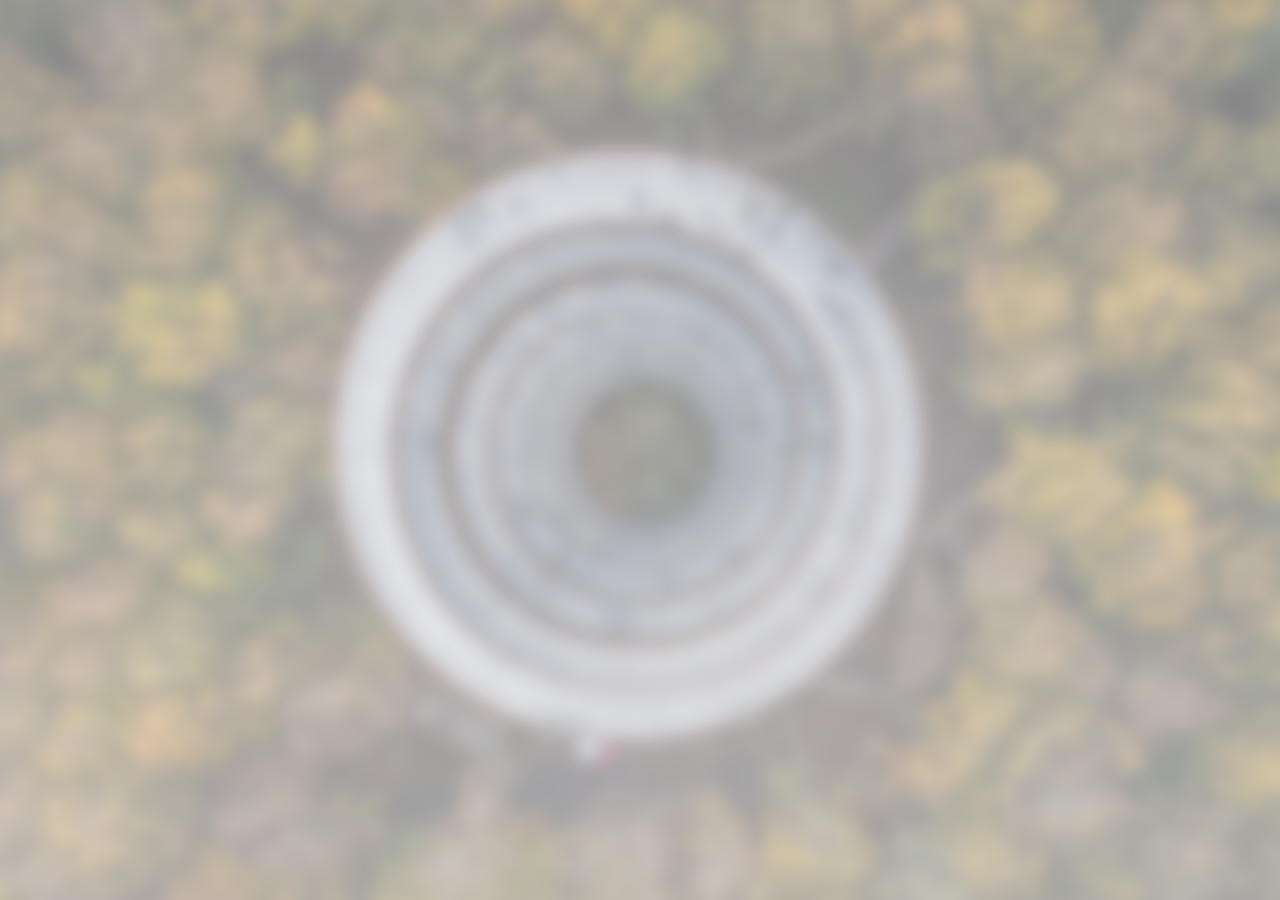
<file: index.html>
<!DOCTYPE html>
<html lang="en">
<head>
  <meta charset="UTF-8">
  <meta name="viewport" content="width=device-width, initial-scale=1.0">
  <title>SecHandCharity</title>

  <!-- Styling -->
  <link rel="stylesheet" href="/assets/css/style.css">
</head>
<body>
  <!-- Scripts -->
  <script type="module">
    import { supabaseClient } from "/assets/js/supabase-client.js";
    import { ensureUserProfile } from "/modules/account/auth.js";

    try {
      const { data: { session }, error } = await supabaseClient.auth.getSession();
      if (error) {
        console.error("Failed to check session:", error.message);
      }

      if (session?.user) {
        await ensureUserProfile(session.user);
        window.location.replace("/modules/catalogue/catalogue.html");
      } else {
        window.location.replace("/modules/account/login.html");
      }
    } catch (err) {
      console.error("Initial route failed:", err);
    }
  </script>
</body>
</html>
</file>
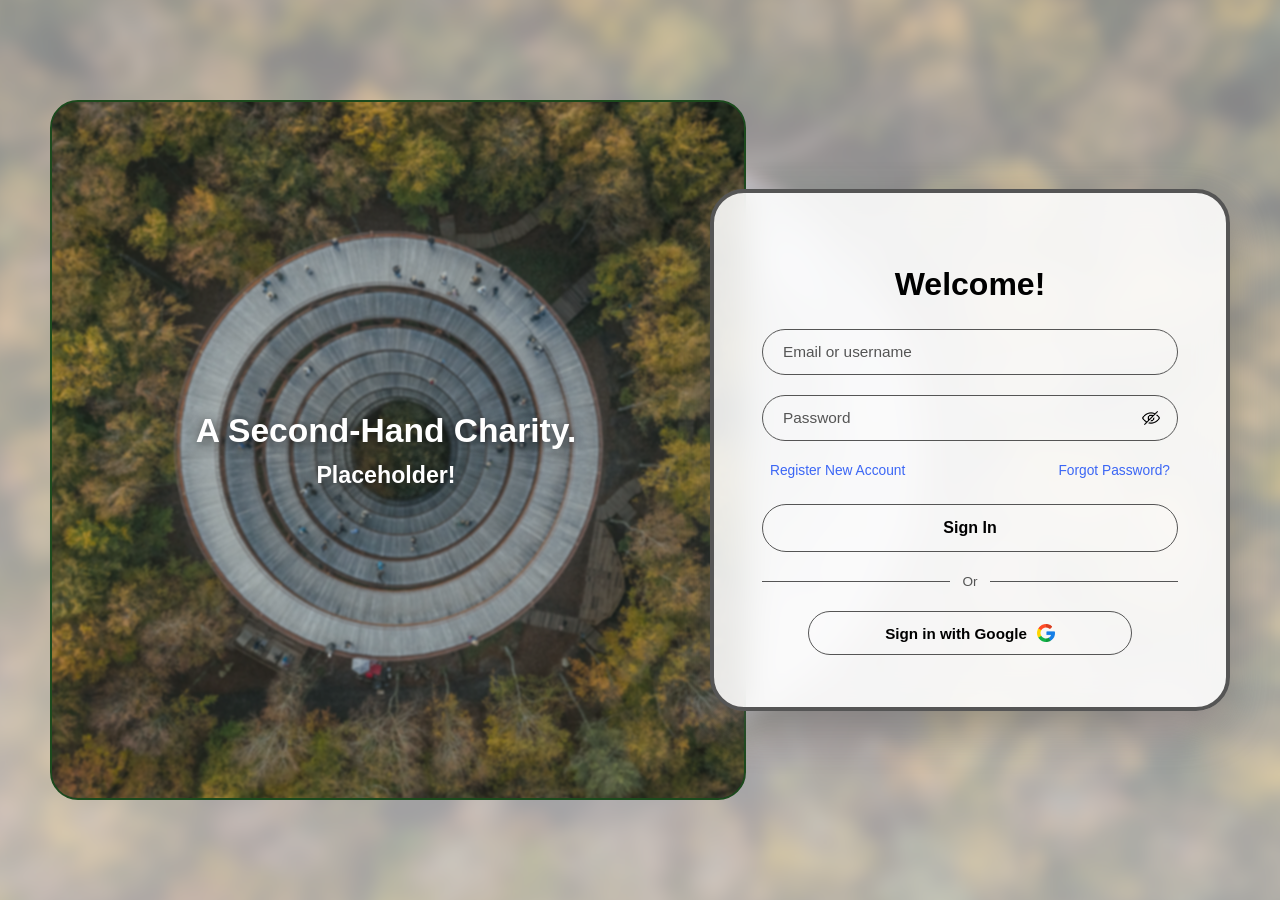
<file: modules/account/login.html>
<!DOCTYPE html>
<html lang="en">
<head>
  <meta charset="UTF-8">
  <meta name="viewport" content="width=device-width, initial-scale=1.0">
  <title>Sign In</title>

  <!-- Styling -->
  <link rel="stylesheet" href="/assets/css/style.css">
  <link rel="stylesheet" href="./auth.css">
</head>
<body class="auth-page">
  <div class="auth-wrapper">
    <!-- Left placeholder card, switch to photo or something later -->
    <section class="auth-info-card">
      <h2>A Second-Hand Charity.</h2>
      <h3>Placeholder!</h3>
    </section>

    <!-- Right login card -->
    <main class="auth-card">
      <h1>Welcome!</h1>

      <form id="login-form">
        <!-- Email/username field-->
        <div class="field-group">
          <div class="pill-input-wrap">
            <input
              id="login-identifier"
              class="pill-input"
              name="identifier"
              type="text"
              placeholder="Email or username"
              required
            >
          </div>
          <small class="field-error" id="login-identifier-error"></small>
        </div>

        <!-- Password field -->
        <div class="field-group">
          <div class="pill-input-wrap">
            <input
              id="login-password"
              class="pill-input has-icon"
              name="password"
              type="password"
              placeholder="Password"
              required
            >
            <button
              type="button"
              class="eye-toggle"
              id="toggle-login-password"
              aria-label="Toggle password visibility"
            >
              <img class="eye-icon-hidden" src="/assets/images/icon-eye-hidden.png" alt="Hidden password">
              <img class="eye-icon-show is-hidden" src="/assets/images/icon-eye-show.png" alt="Show password">
            </button>
          </div>
          <small class="field-error" id="login-password-error"></small>
        </div>

        <div class="auth-links">
          <a href="./register.html">Register New Account</a>
          <a href="#" id="forgot-password-link">Forgot Password?</a>
        </div>

        <small class="field-error" id="login-form-error"></small>

        <button type="submit" id="sign-in-btn" class="btn-pill">Sign In</button>
      </form>

      <div class="auth-divider"><span>Or</span></div>

      <button type="button" id="google-signin-btn" class="btn-pill btn-google">
        <span>Sign in with Google</span>
        <img class="google-icon" src="/assets/images/icon-google.png" alt="Google">
      </button>
    </main>
  </div>

  <!-- Scripts -->
  <script type="module" src="./auth.js"></script>
</body>
</html>
</file>
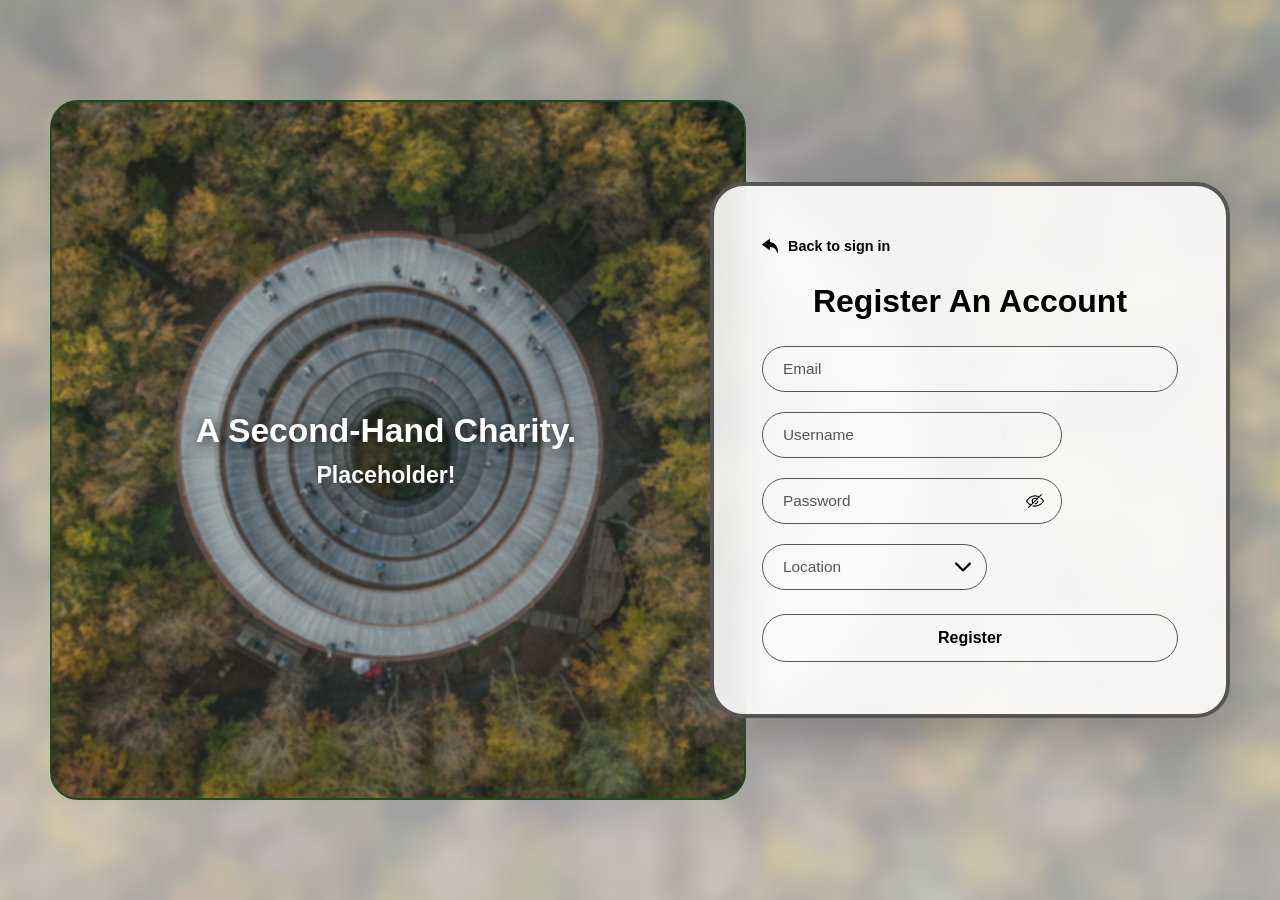
<file: modules/account/register.html>
<!DOCTYPE html>
<html lang="en">
<head>
  <meta charset="UTF-8">
  <meta name="viewport" content="width=device-width, initial-scale=1.0">
  <title>Register Account</title>

  <!-- Styling -->
  <link rel="stylesheet" href="/assets/css/style.css">
  <link rel="stylesheet" href="./auth.css">
</head>
<body class="auth-page">
  <div class="auth-wrapper">
    <!-- Left placeholder card, switch to photo or something later -->
    <section class="auth-info-card">
      <h2>A Second-Hand Charity.</h2>
      <h3>Placeholder!</h3>
    </section>

    <!-- Right register card -->
    <main class="auth-card">
      <a href="./login.html" class="back-link">
        <img class="back-arrow-icon" src="/assets/images/icon-back-arrow.png" alt="">
        <span>Back to sign in</span>
      </a>
      <h1>Register An Account</h1>

      <form id="register-form" novalidate>
        <!-- Email field -->
        <div class="field-group">
          <div class="pill-input-wrap">
            <input
              id="register-email"
              class="pill-input"
              name="email"
              type="email"
              placeholder="Email"
              autocomplete="email"
              required
            >
          </div>
          <small class="field-error" id="register-email-error"></small>
        </div>

        <!-- Username field -->
        <div class="field-group">
          <div class="pill-input-wrap w-md">
            <input
              id="register-username"
              class="pill-input"
              name="username"
              type="text"
              placeholder="Username"
              autocomplete="username"
              required
            >
          </div>
          <small class="field-error" id="register-username-error"></small>
        </div>

        <!-- Password field -->
        <div class="field-group">
          <div class="pill-input-wrap w-md">
            <input
              id="register-password"
              class="pill-input has-icon"
              name="password"
              type="password"
              placeholder="Password"
              autocomplete="new-password"
              required
            >
            <button
              type="button"
              class="eye-toggle"
              id="toggle-register-password"
              aria-label="Toggle password visibility"
            >
              <img class="eye-icon-hidden" src="/assets/images/icon-eye-hidden.png" alt="Hidden password">
              <img class="eye-icon-show is-hidden" src="/assets/images/icon-eye-show.png" alt="Show password">
            </button>
          </div>
          <small class="field-error" id="register-password-error"></small>
        </div>

        <!-- Location dropdown -->
        <div class="field-group">
          <div class="pill-input-wrap w-sm location-combobox">
            <input
              id="register-location-search"
              class="pill-input has-icon"
              type="text"
              placeholder="Location"
              autocomplete="off"
            >
            <input
              id="register-location"
              name="location"
              type="hidden"
            >
            <img class="select-chevron" src="/assets/images/icon-dropdown-arrow.png" alt="">
            <div id="register-location-menu" class="location-menu is-hidden" role="listbox"></div>
          </div>
          <small class="field-error" id="register-location-error"></small>
        </div>

        <small class="field-error" id="register-form-error"></small>

        <button type="submit" id="register-btn" class="btn-pill">Register</button>
      </form>
    </main>
  </div>

  <!-- Scripts -->
  <script type="module" src="./auth.js"></script>
</body>
</html>
</file>
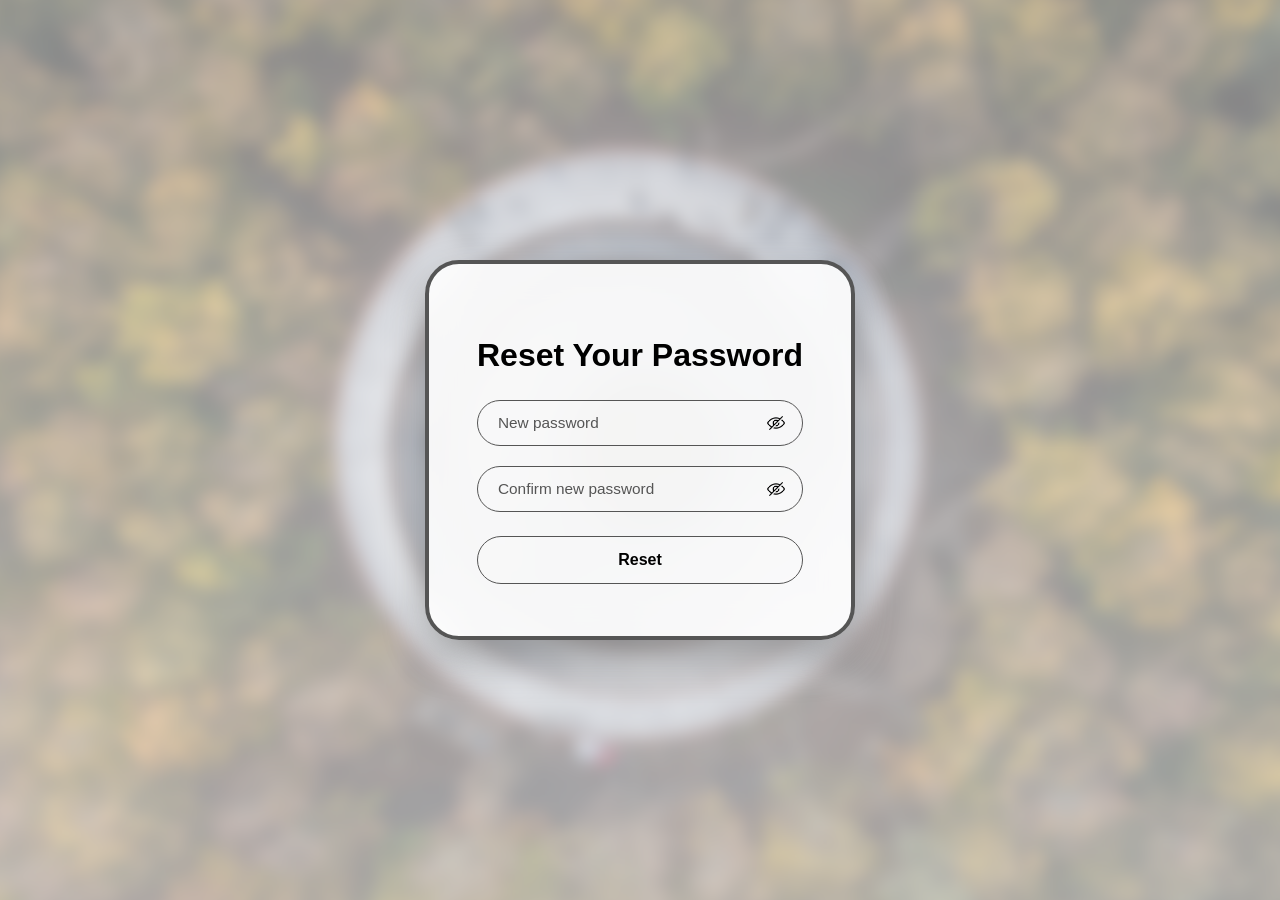
<file: modules/account/reset-password.html>
<!DOCTYPE html>
<html lang="en">
<head>
  <meta charset="UTF-8">
  <meta name="viewport" content="width=device-width, initial-scale=1.0">
  <title>Reset Password</title>

  <!-- Styling -->
  <link rel="stylesheet" href="/assets/css/style.css">
  <link rel="stylesheet" href="./auth.css">
</head>
<body class="auth-page">
  <!-- Centered single card -->
  <div class="auth-wrapper auth-wrapper--single">
    <main class="auth-card">
      <h1>Reset Your Password</h1>

      <form id="reset-password-form" novalidate>
        <!-- New password -->
        <div class="field-group">
          <div class="pill-input-wrap">
            <input
              id="new-password"
              class="pill-input has-icon"
              name="newPassword"
              type="password"
              placeholder="New password"
              autocomplete="new-password"
              required
            >
            <button
              type="button"
              class="eye-toggle"
              id="toggle-new-password"
              aria-label="Toggle new password visibility"
            >
              <img class="eye-icon-hidden" src="/assets/images/icon-eye-hidden.png" alt="Hidden password">
              <img class="eye-icon-show is-hidden" src="/assets/images/icon-eye-show.png" alt="Show password">
            </button>
          </div>
          <small class="field-error" id="new-password-error"></small>
        </div>

        <!-- Confirm new password -->
        <div class="field-group">
          <div class="pill-input-wrap">
            <input
              id="confirm-new-password"
              class="pill-input has-icon"
              name="confirmNewPassword"
              type="password"
              placeholder="Confirm new password"
              autocomplete="new-password"
              required
            >
            <button
              type="button"
              class="eye-toggle"
              id="toggle-confirm-password"
              aria-label="Toggle confirm password visibility"
            >
              <img class="eye-icon-hidden" src="/assets/images/icon-eye-hidden.png" alt="Hidden password">
              <img class="eye-icon-show is-hidden" src="/assets/images/icon-eye-show.png" alt="Show password">
            </button>
          </div>
          <small class="field-error" id="confirm-password-error"></small>
        </div>

        <small class="field-error" id="reset-form-error"></small>

        <button type="submit" id="reset-password-btn" class="btn-pill">Reset</button>
      </form>
    </main>
  </div>

  <!-- Scripts -->
  <script type="module" src="./auth.js"></script>
</body>
</html>
</file>
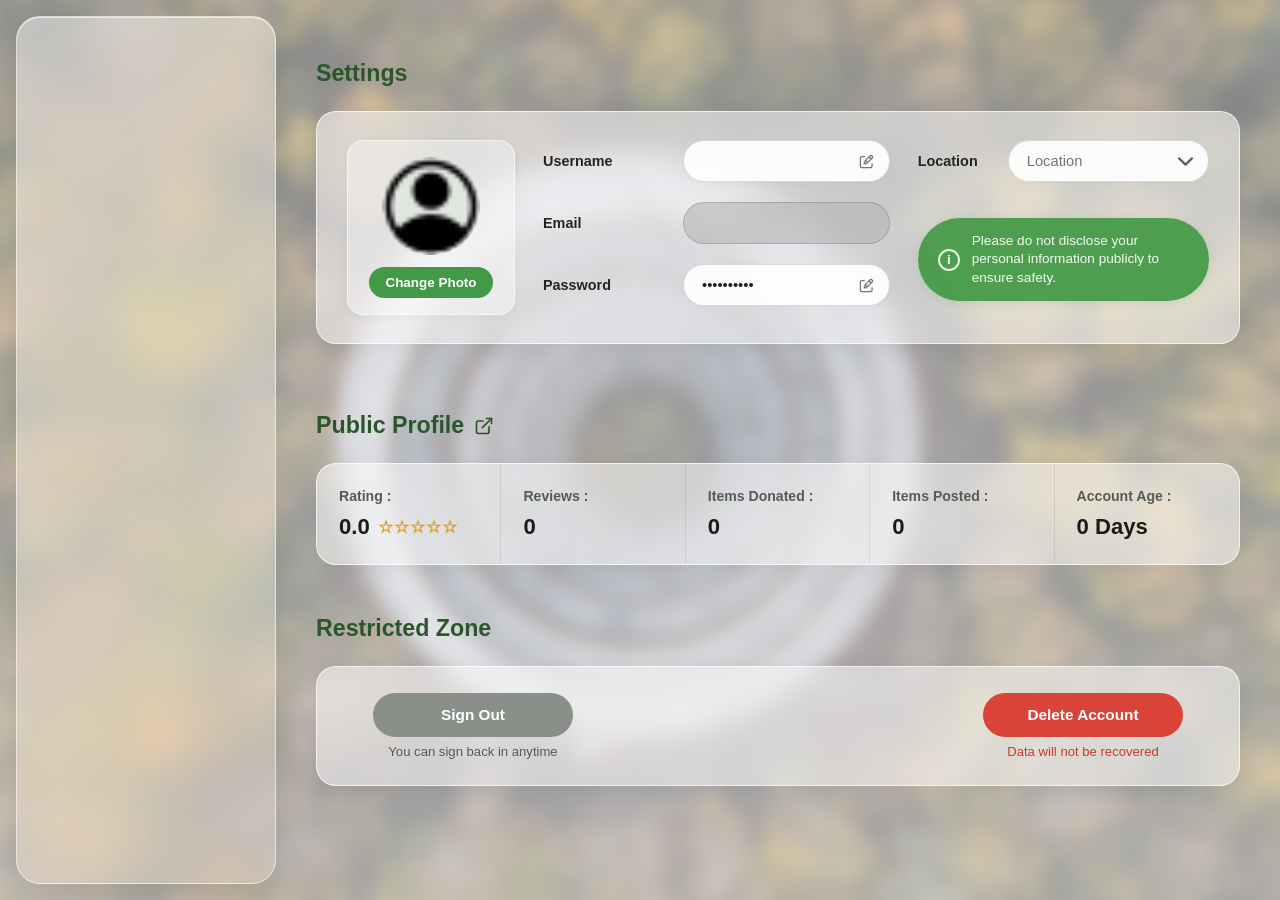
<file: modules/account/settings.html>
<!DOCTYPE html>
<html lang="en">
<head>
  <meta charset="UTF-8">
  <meta name="viewport" content="width=device-width, initial-scale=1.0">
  <title>Settings</title>

  <!-- Styling -->
  <link rel="stylesheet" href="/assets/css/style.css">
  <link rel="stylesheet" href="/assets/css/sidebar.css">
  <link rel="stylesheet" href="./settings.css">
</head>
<body>
  <div class="app-layout">
    <aside id="sidebar"></aside>
    <main class="main-content">
      <div class="settings-panel">
        <!-- 1. Settings -->
        <section class="settings-block">
          <h2 class="settings-title">Settings</h2>

          <div class="settings-box settings-account-grid">
            <div class="settings-avatar-card">
              <div class="settings-avatar-frame">
                <img id="settings-avatar" src="/assets/images/icon-account.png" alt="User avatar">
              </div>
              <input type="file" id="settings-avatar-file" accept="image/*" hidden>
              <button type="button" id="change-avatar-btn" class="settings-btn-green">Change Photo</button>
            </div>

            <div class="settings-col-fields">
              <div class="settings-row">
                <label for="settings-username">Username</label>
                <div class="settings-pill-wrap">
                  <input id="settings-username" class="settings-pill-input" type="text" readonly>
                  <button type="button" class="edit-icon-btn" data-field="username" aria-label="Edit username">
                    <img src="/assets/images/icon-edit.png" alt="">
                  </button>
                </div>
                <small class="field-error" id="settings-username-error"></small>
              </div>

              <div class="settings-row">
                <label for="settings-email">Email</label>
                <div class="settings-pill-wrap">
                  <input
                    id="settings-email"
                    class="settings-pill-input settings-pill-input--locked"
                    type="email"
                    readonly
                    tabindex="-1"
                    aria-readonly="true"
                  >
                </div>
                <small class="field-error" id="settings-email-error"></small>
              </div>

              <div class="settings-row">
                <label for="settings-password">Password</label>
                <div class="settings-pill-wrap">
                  <input id="settings-password" class="settings-pill-input" type="password" value="••••••••••" readonly>
                  <button type="button" id="change-password-btn" class="edit-icon-btn" aria-label="Change password">
                    <img src="/assets/images/icon-edit.png" alt="">
                  </button>
                </div>
                <small class="field-error" id="settings-password-error"></small>
              </div>
            </div>

            <div class="settings-col-side">
              <div class="settings-row">
                <label for="settings-location-search">Location</label>
                <div class="settings-pill-wrap location-combobox">
                  <input
                    id="settings-location-search"
                    class="settings-pill-input has-dropdown-icon"
                    type="text"
                    placeholder="Location"
                    autocomplete="off"
                    readonly
                  >
                  <input id="settings-location" name="location" type="hidden">
                  <button type="button" class="dropdown-icon-btn" data-field="location" aria-label="Select or edit location">
                    <img src="/assets/images/icon-dropdown-arrow.png" alt="">
                  </button>
                  <div id="settings-location-menu" class="location-menu is-hidden" role="listbox"></div>
                </div>
                <small class="field-error" id="settings-location-error"></small>
              </div>

              <div class="privacy-banner">
                <span class="privacy-info-icon" aria-hidden="true">i</span>
                <span>Please do not disclose your personal information publicly to ensure safety.</span>
              </div>
            </div>
          </div>

          <div class="settings-status-bar">
            <small class="field-error" id="settings-form-error"></small>
            <div class="settings-actions">
              <button type="button" id="cancel-settings-btn" class="pill-action-btn pill-action-btn--secondary" hidden>Cancel</button>
              <button type="button" id="save-settings-btn" class="pill-action-btn" hidden>Save Changes</button>
            </div>
          </div>
        </section>

        <!-- 2. Public Profile -->
        <section class="settings-block">
          <h2 class="settings-title">
            <a
              href="/modules/profile/profile.html"
              id="view-public-profile-link"
              class="public-profile-link"
              aria-label="Open public profile"
            >
              <span>Public Profile</span>
              <svg viewBox="0 0 24 24" width="20" height="20" fill="none" stroke="currentColor" stroke-width="2" stroke-linecap="round" stroke-linejoin="round" aria-hidden="true">
                <path d="M18 13v6a2 2 0 0 1-2 2H5a2 2 0 0 1-2-2V8a2 2 0 0 1 2-2h6"></path>
                <polyline points="15 3 21 3 21 9"></polyline>
                <line x1="10" y1="14" x2="21" y2="3"></line>
              </svg>
            </a>
          </h2>

          <div class="settings-box settings-stats-row">
            <div class="stat-box">
              <span class="stat-title">Rating :</span>
              <div class="stat-metric">
                <span id="profile-rating">0.0</span>
                <span id="profile-rating-stars" class="stat-stars">☆☆☆☆☆</span>
              </div>
            </div>

            <div class="stat-box">
              <span class="stat-title">Reviews :</span>
              <span id="profile-reviews" class="stat-metric">0</span>
            </div>

            <div class="stat-box">
              <span class="stat-title">Items Donated :</span>
              <span id="profile-donated" class="stat-metric">0</span>
            </div>

            <div class="stat-box">
              <span class="stat-title">Items Posted :</span>
              <span id="profile-posted" class="stat-metric">0</span>
            </div>

            <div class="stat-box">
              <span class="stat-title">Account Age :</span>
              <span id="profile-age" class="stat-metric">0 Days</span>
            </div>
          </div>
        </section>

        <!-- 3. Restricted Zone -->
        <section class="settings-block">
          <h2 class="settings-title">Restricted Zone</h2>

          <div class="settings-box settings-restricted-box">
            <div class="restricted-item">
              <button type="button" id="sign-out-btn" class="restricted-btn restricted-btn--neutral">Sign Out</button>
              <span class="restricted-note restricted-note--neutral">You can sign back in anytime</span>
            </div>

            <div class="restricted-item">
              <button type="button" id="delete-account-btn" class="restricted-btn restricted-btn--danger">Delete Account</button>
              <span class="restricted-note restricted-note--danger">Data will not be recovered</span>
            </div>
          </div>
        </section>
      </div>
    </main>
  </div>

  <!-- Scripts -->
  <script type="module" src="/assets/js/sidebar.js"></script>
  <script type="module" src="/assets/js/script.js"></script>
  <script type="module" src="./settings.js"></script>
</body>
</html>
</file>
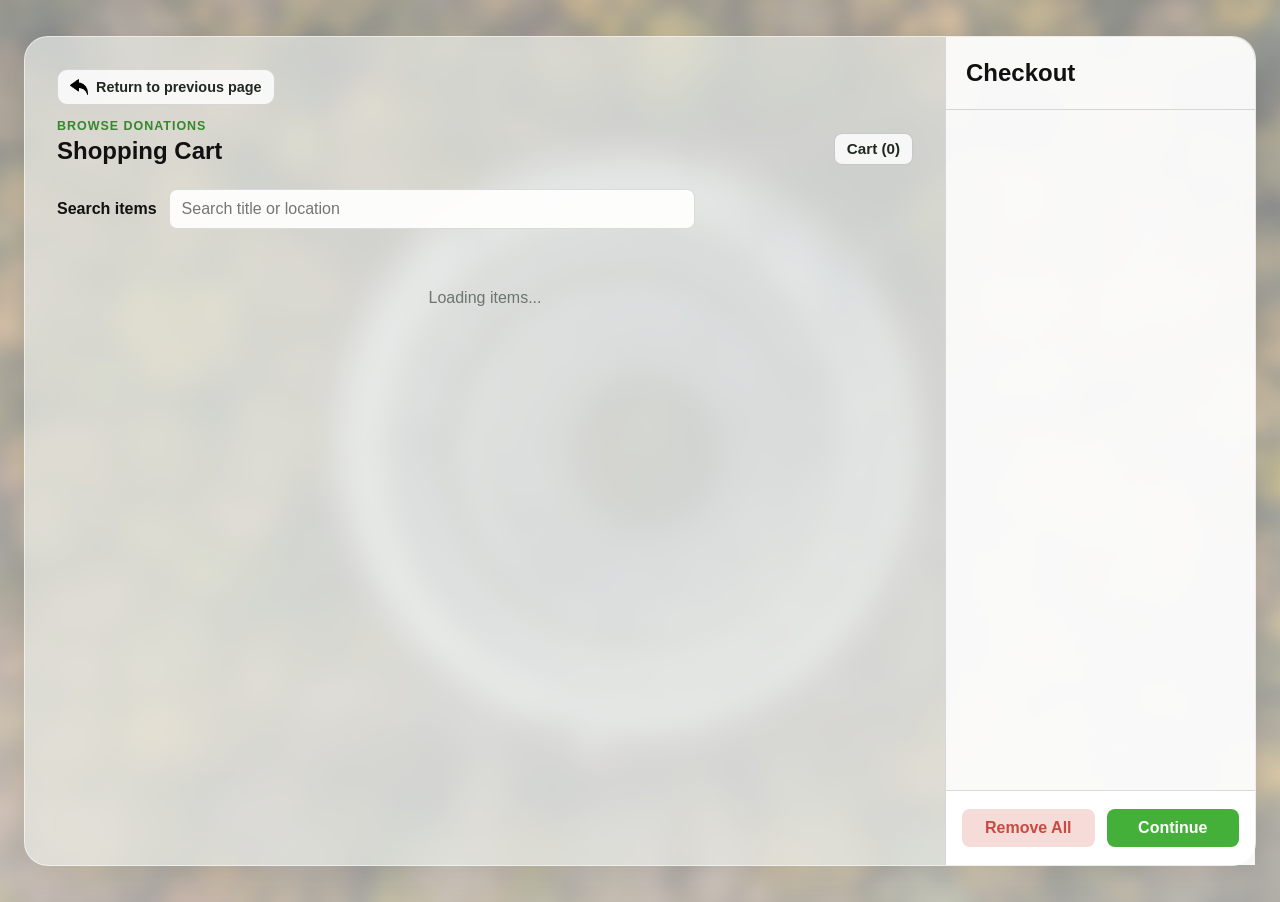
<file: modules/cart/cart.html>
<!DOCTYPE html>
<html lang="en">
<head>
  <meta charset="UTF-8">
  <meta name="viewport" content="width=device-width, initial-scale=1.0">
  <title>Shopping Cart | SecHandCharity</title>

  <link rel="stylesheet" href="../../assets/css/style.css">
  <link rel="stylesheet" href="cart.css">
</head>
<body>
  <div class="cart-shell">
    <main class="cart-page">
      <section class="cart-catalog" aria-labelledby="catalogue-heading">
        <div class="top-nav-row">
          <button class="back-link-btn" id="back-button" type="button">
            <img src="/assets/images/icon-back-arrow.png" alt="" aria-hidden="true">
            <span>Return to previous page</span>
          </button>
        </div>

        <div class="page-heading">
          <div class="heading-title-row">
            <div>
              <p class="eyebrow">Browse donations</p>
              <h1 id="catalogue-heading">Shopping Cart</h1>
            </div>
            <span class="cart-count-badge" id="open-cart-button" aria-live="polite">
              Cart (<span id="cart-count">0</span>)
            </span>
          </div>
        </div>

        <div class="search-row">
          <label for="cart-search">Search items</label>
          <input id="cart-search" type="search" placeholder="Search title or location">
        </div>

        <div class="item-grid" id="item-grid">
          <p class="empty-state" id="items-loading">Loading items...</p>
        </div>
        <nav class="cart-pagination is-hidden" id="cart-pagination" aria-label="Cart items pages"></nav>
      </section>

      <aside class="cart-sidebar" id="cart-sidebar" aria-label="Selected checkout items">
        <div class="cart-sidebar-header">
          <h2>Checkout</h2>
        </div>
        <div class="cart-items" id="cart-items"></div>
        <div class="cart-footer">
          <button class="danger-button" id="cancel-all-button" type="button">Remove All</button>
          <button class="primary-button" id="continue-button" type="button">Continue</button>
        </div>
      </aside>
    </main>
  </div>

  <div class="sidebar-backdrop" id="sidebar-backdrop"></div>
  <div class="status-message" id="status-message" role="status" aria-live="polite"></div>

  <script type="module" src="/assets/js/script.js"></script>
  <script type="module" src="cart.js"></script>
</body>
</html>
</file>
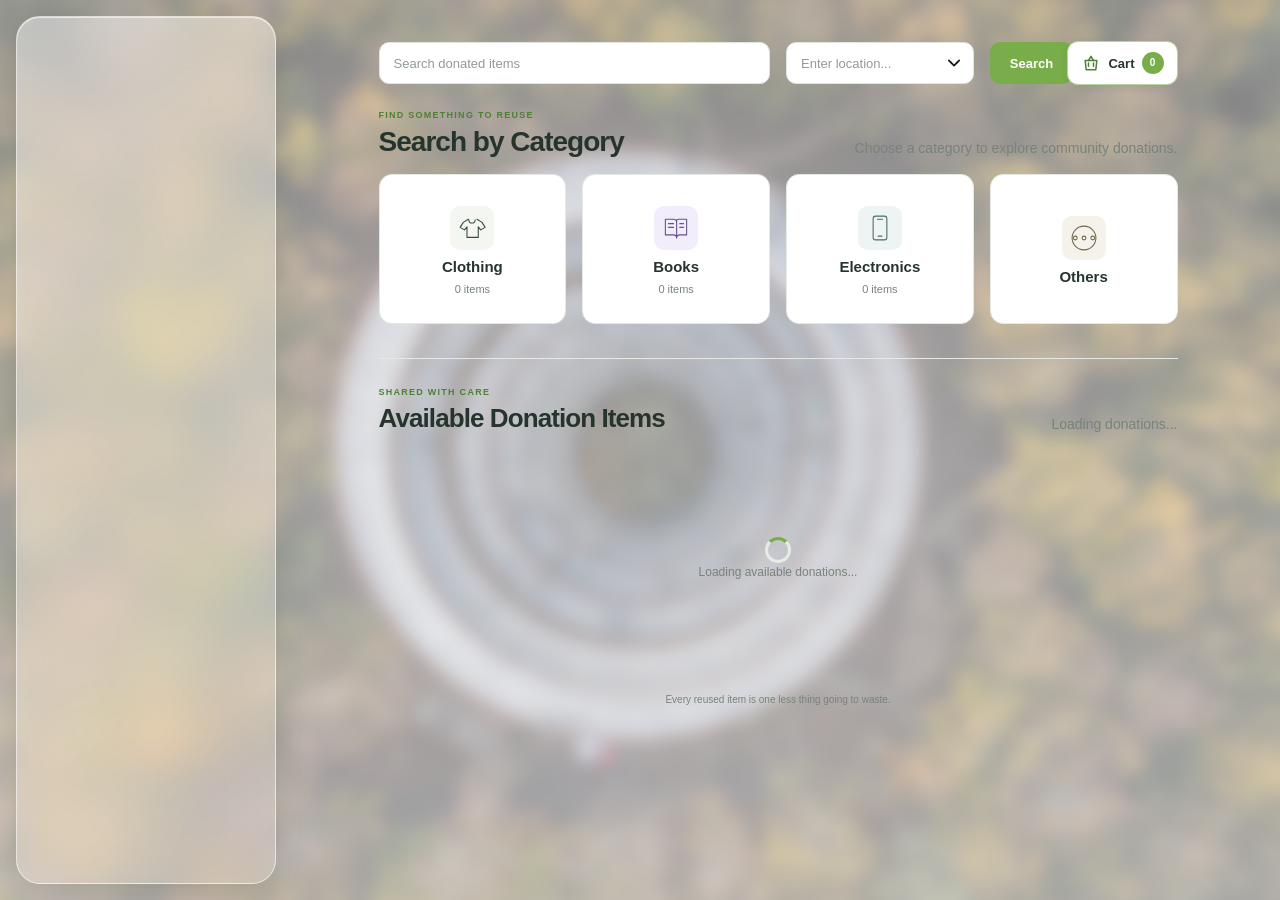
<file: modules/catalogue/catalogue.html>
<!DOCTYPE html>
<html lang="en">
<head>
  <meta charset="UTF-8">
  <meta name="viewport" content="width=device-width, initial-scale=1.0">
  <meta name="theme-color" content="#f5f7f4">
  <meta name="description" content="Browse community donations and find useful items to reuse.">
  <title>Catalogue | SecHandCharity</title>
  <link rel="stylesheet" href="/assets/css/style.css">
  <link rel="stylesheet" href="/assets/css/sidebar.css">
  <link rel="stylesheet" href="/modules/catalogue/catalogue.css">
</head>
<body>
  <div class="app-layout catalogue-app-layout">
    <aside id="sidebar" aria-label="Primary sidebar"></aside>

    <main class="main-content catalogue-main-content" id="catalogue-page">
      <section class="search-panel" aria-label="Search donation items">
        <form class="search-form" id="catalogue-search-form" role="search">
          <label class="sr-only" for="catalogue-search-input">Search donation items</label>
          <span class="search-icon" aria-hidden="true"></span>
          <input
            id="catalogue-search-input"
            name="search"
            type="search"
            placeholder="Search donated items"
            autocomplete="off"
          >
          <label class="sr-only" for="catalogue-location-filter">Filter by location</label>
          <div class="catalogue-location-combobox location-combobox">
            <input
              id="catalogue-location-filter"
              name="location"
              type="text"
              placeholder="Enter location..."
              autocomplete="off"
            >
            <img class="catalogue-location-chevron" src="/assets/images/icon-dropdown-arrow.png" alt="">
            <div
              id="catalogue-location-menu"
              class="location-menu is-hidden"
              role="listbox"
              aria-label="Location suggestions"
            ></div>
          </div>
          <button class="search-button" type="submit">Search</button>
        </form>

        <a
          class="cart-link"
          href="/modules/cart/cart.html"
          aria-label="Open shopping cart"
          title="Open shopping cart"
        >
          <svg viewBox="0 0 24 24" aria-hidden="true">
            <path d="M5 9h14l-1.2 11H6.2L5 9Z"></path>
            <path d="m9 9 3-5 3 5M9 12v4m6-4v4"></path>
          </svg>
          <span class="cart-label">Cart</span>
          <span class="cart-count" id="cart-count" aria-label="Items in shopping cart">0</span>
        </a>
      </section>

      <section class="category-section" id="category-section" aria-labelledby="category-heading">
        <div class="section-heading">
          <div>
            <p class="section-kicker">FIND SOMETHING TO REUSE</p>
            <h1 id="category-heading">Search by Category</h1>
          </div>
          <p class="section-description">Choose a category to explore community donations.</p>
        </div>

        <div class="category-grid" id="category-grid">
          <button class="category-card category-clothes" type="button" data-category="clothes" aria-pressed="false">
            <span class="category-icon" aria-hidden="true">
              <svg viewBox="0 0 48 48">
                <path d="M19 11a5 5 0 0 0 10 0M18 10l-8 5-5 8 7 4 4-5v17h18V22l4 5 7-4-5-8-8-5"></path>
              </svg>
            </span>
            <span class="category-name">Clothing</span>
            <span class="category-count" data-count-for="clothes">0 items</span>
          </button>

          <button class="category-card category-books" type="button" data-category="books" aria-pressed="false">
            <span class="category-icon" aria-hidden="true">
              <svg viewBox="0 0 48 48">
                <path d="M7 10h13a5 5 0 0 1 5 5v25a5 5 0 0 0-5-5H7V10Zm34 0H28a5 5 0 0 0-3 1v29a5 5 0 0 1 5-5h11V10Z"></path>
                <path d="M12 17h8m-8 6h8m10-6h6m-6 6h6"></path>
              </svg>
            </span>
            <span class="category-name">Books</span>
            <span class="category-count" data-count-for="books">0 items</span>
          </button>

          <button class="category-card category-electronics" type="button" data-category="electronics" aria-pressed="false">
            <span class="category-icon" aria-hidden="true">
              <svg viewBox="0 0 48 48">
                <rect x="13" y="5" width="22" height="38" rx="4"></rect>
                <path d="M20 10h8m-7 27h6"></path>
              </svg>
            </span>
            <span class="category-name">Electronics</span>
            <span class="category-count" data-count-for="electronics">0 items</span>
          </button>

          <button class="category-card category-others" type="button" data-category="others" aria-pressed="false">
            <span class="category-icon" aria-hidden="true">
              <svg viewBox="0 0 48 48">
                <circle cx="10" cy="24" r="3"></circle>
                <circle cx="24" cy="24" r="3"></circle>
                <circle cx="38" cy="24" r="3"></circle>
                <path d="M24 5a19 19 0 1 0 0 38 19 19 0 0 0 0-38Z"></path>
              </svg>
            </span>
            <span class="category-name">Others</span>
          </button>
        </div>

        <div class="others-category-view" id="others-category-view" hidden aria-labelledby="others-category-heading">
          <button class="back-to-categories" id="back-to-categories" type="button">Back to categories</button>
          <h2 class="others-subcategory-heading" id="others-category-heading">Others</h2>
          <div class="category-grid others-subcategory-grid" id="others-subcategory-grid">
            <button class="category-card" type="button" data-subcategory="furniture" aria-pressed="false">
              <span class="category-icon" aria-hidden="true">
                <svg viewBox="0 0 48 48">
                  <path d="M8 25v-7a4 4 0 0 1 4-4h24a4 4 0 0 1 4 4v7"></path>
                  <path d="M6 25h36v12H6zM10 37v5m28-5v5M12 25v-5h10a4 4 0 0 1 4 4v1m0 0v-1a4 4 0 0 1 4-4h6v5"></path>
                </svg>
              </span>
              <span class="category-name">Furniture</span>
              <span class="category-count" data-count-for="furniture">0 items</span>
            </button>

            <button class="category-card" type="button" data-subcategory="home-living" aria-pressed="false">
              <span class="category-icon" aria-hidden="true">
                <svg viewBox="0 0 48 48">
                  <path d="m5 22 19-16 19 16"></path>
                  <path d="M10 20v22h28V20M19 42V28h10v14"></path>
                </svg>
              </span>
              <span class="category-name">Home &amp; Living</span>
              <span class="category-count" data-count-for="home-living">0 items</span>
            </button>

            <button class="category-card" type="button" data-subcategory="toys-games" aria-pressed="false">
              <span class="category-icon" aria-hidden="true">
                <svg viewBox="0 0 48 48">
                  <circle cx="24" cy="24" r="18"></circle>
                  <path d="m24 6 5 10-5 8-10 2-8-7m36 2-13 3-5 8 4 10M14 26l-2 12"></path>
                </svg>
              </span>
              <span class="category-name">Toys &amp; Games</span>
              <span class="category-count" data-count-for="toys-games">0 items</span>
            </button>

            <button class="category-card" type="button" data-subcategory="baby-kids" aria-pressed="false">
              <span class="category-icon" aria-hidden="true">
                <svg viewBox="0 0 48 48">
                  <circle cx="17" cy="12" r="5"></circle>
                  <path d="M7 41a10 10 0 0 1 20 0m-16-9 4-7h10l4 7m3-16h7v19h-7z"></path>
                  <circle cx="33" cy="39" r="3"></circle>
                </svg>
              </span>
              <span class="category-name">Baby &amp; Kids</span>
              <span class="category-count" data-count-for="baby-kids">0 items</span>
            </button>

            <button class="category-card" type="button" data-subcategory="sports-outdoor" aria-pressed="false">
              <span class="category-icon" aria-hidden="true">
                <svg viewBox="0 0 48 48">
                  <circle cx="24" cy="24" r="18"></circle>
                  <path d="m24 6 5 12-5 6-10-2-8 7m36-7-13-4-5 6 4 12-7 6"></path>
                </svg>
              </span>
              <span class="category-name">Sports &amp; Outdoor</span>
              <span class="category-count" data-count-for="sports-outdoor">0 items</span>
            </button>

            <button class="category-card" type="button" data-subcategory="shoes-accessories" aria-pressed="false">
              <span class="category-icon" aria-hidden="true">
                <svg viewBox="0 0 48 48">
                  <path d="M6 31c7 0 11-4 14-13l7 7c4 4 8 5 15 6v8H6v-8Z"></path>
                  <path d="M20 20v7m5-4v5m5-2v5"></path>
                </svg>
              </span>
              <span class="category-name">Shoes &amp; Accessories</span>
              <span class="category-count" data-count-for="shoes-accessories">0 items</span>
            </button>

            <button class="category-card" type="button" data-subcategory="beauty-personal-care" aria-pressed="false">
              <span class="category-icon" aria-hidden="true">
                <svg viewBox="0 0 48 48">
                  <path d="M17 14h14l-2 28H19l-2-28Zm4 0V8h6v6m-5-6V4h4v4"></path>
                  <path d="M20 24h8"></path>
                </svg>
              </span>
              <span class="category-name">Beauty &amp; Personal Care</span>
              <span class="category-count" data-count-for="beauty-personal-care">0 items</span>
            </button>

            <button class="category-card" type="button" data-subcategory="pet-supplies" aria-pressed="false">
              <span class="category-icon" aria-hidden="true">
                <svg viewBox="0 0 48 48">
                  <path d="M24 25c-5-6-12-3-12 3 0 5 5 9 12 13 7-4 12-8 12-13 0-6-7-9-12-3Z"></path>
                  <ellipse cx="11" cy="17" rx="3" ry="4"></ellipse>
                  <ellipse cx="20" cy="12" rx="3" ry="4"></ellipse>
                  <ellipse cx="29" cy="12" rx="3" ry="4"></ellipse>
                  <ellipse cx="37" cy="17" rx="3" ry="4"></ellipse>
                </svg>
              </span>
              <span class="category-name">Pet Supplies</span>
              <span class="category-count" data-count-for="pet-supplies">0 items</span>
            </button>

            <button class="category-card" type="button" data-subcategory="automotive-accessories" aria-pressed="false">
              <span class="category-icon" aria-hidden="true">
                <svg viewBox="0 0 48 48">
                  <path d="m8 27 3-10a4 4 0 0 1 4-3h18a4 4 0 0 1 4 3l3 10v12h-5v-5H13v5H8V27Z"></path>
                  <path d="M11 27h26m-20-13 2 9h10l2-9"></path>
                  <circle cx="15" cy="30" r="2"></circle>
                  <circle cx="33" cy="30" r="2"></circle>
                </svg>
              </span>
              <span class="category-name">Automotive Accessories</span>
              <span class="category-count" data-count-for="automotive-accessories">0 items</span>
            </button>

            <button class="category-card" type="button" data-subcategory="musical-instruments" aria-pressed="false">
              <span class="category-icon" aria-hidden="true">
                <svg viewBox="0 0 48 48">
                  <path d="M29 33V8l12-3v25"></path>
                  <ellipse cx="23" cy="35" rx="6" ry="4"></ellipse>
                  <ellipse cx="35" cy="30" rx="6" ry="4"></ellipse>
                </svg>
              </span>
              <span class="category-name">Musical Instruments</span>
              <span class="category-count" data-count-for="musical-instruments">0 items</span>
            </button>

            <button class="category-card" type="button" data-subcategory="miscellaneous" aria-pressed="false">
              <span class="category-icon" aria-hidden="true">
                <svg viewBox="0 0 48 48">
                  <circle cx="10" cy="24" r="3"></circle>
                  <circle cx="24" cy="24" r="3"></circle>
                  <circle cx="38" cy="24" r="3"></circle>
                </svg>
              </span>
              <span class="category-name">Miscellaneous</span>
              <span class="category-count" data-count-for="miscellaneous">0 items</span>
            </button>
          </div>
        </div>
      </section>

      <section class="items-section" aria-labelledby="items-heading">
        <div class="items-heading-row">
          <div>
            <p class="section-kicker">SHARED WITH CARE</p>
            <h2 id="items-heading">Available Donation Items</h2>
          </div>
          <p class="items-result-count" id="items-result-count" role="status" aria-live="polite">
            Loading donations...
          </p>
        </div>

        <div class="catalogue-state state-loading" id="loading-state" role="status">
          <span class="loading-spinner" aria-hidden="true"></span>
          <p>Loading available donations...</p>
        </div>

        <div class="catalogue-state state-empty" id="empty-state" role="status" hidden>
          <span class="empty-illustration" aria-hidden="true">
            <span class="empty-sun"></span>
            <span class="empty-box"></span>
            <span class="empty-leaf"></span>
          </span>
          <h3 id="empty-title">No donations to show yet</h3>
          <p id="empty-message">No eligible donation items are available.</p>
        </div>

        <div class="catalogue-state state-error" id="error-state" role="alert" hidden>
          <span class="error-mark" aria-hidden="true">!</span>
          <h3>Catalogue data could not be loaded</h3>
          <p id="error-message">The Supabase request failed.</p>
          <button class="retry-button" id="retry-button" type="button">Try again</button>
        </div>

        <div class="donation-grid" id="donation-grid" aria-live="polite" aria-busy="false"></div>
        <nav class="donation-pagination" id="donation-pagination" aria-label="Donation item pages" hidden>
          <button class="search-button" id="donation-previous-page" type="button">Back</button>
          <p class="donation-page-indicator" id="donation-page-indicator" aria-live="polite">Page 1 of 1</p>
          <button class="search-button" id="donation-next-page" type="button">Next</button>
        </nav>
      </section>

      <footer class="catalogue-footer">
        <p>Every reused item is one less thing going to waste.</p>
      </footer>
    </main>
  </div>

  <script type="module" src="/assets/js/sidebar.js"></script>
  <script type="module" src="/assets/js/location.js"></script>
  <script type="module" src="/modules/catalogue/catalogue.js"></script>
</body>
</html>
</file>
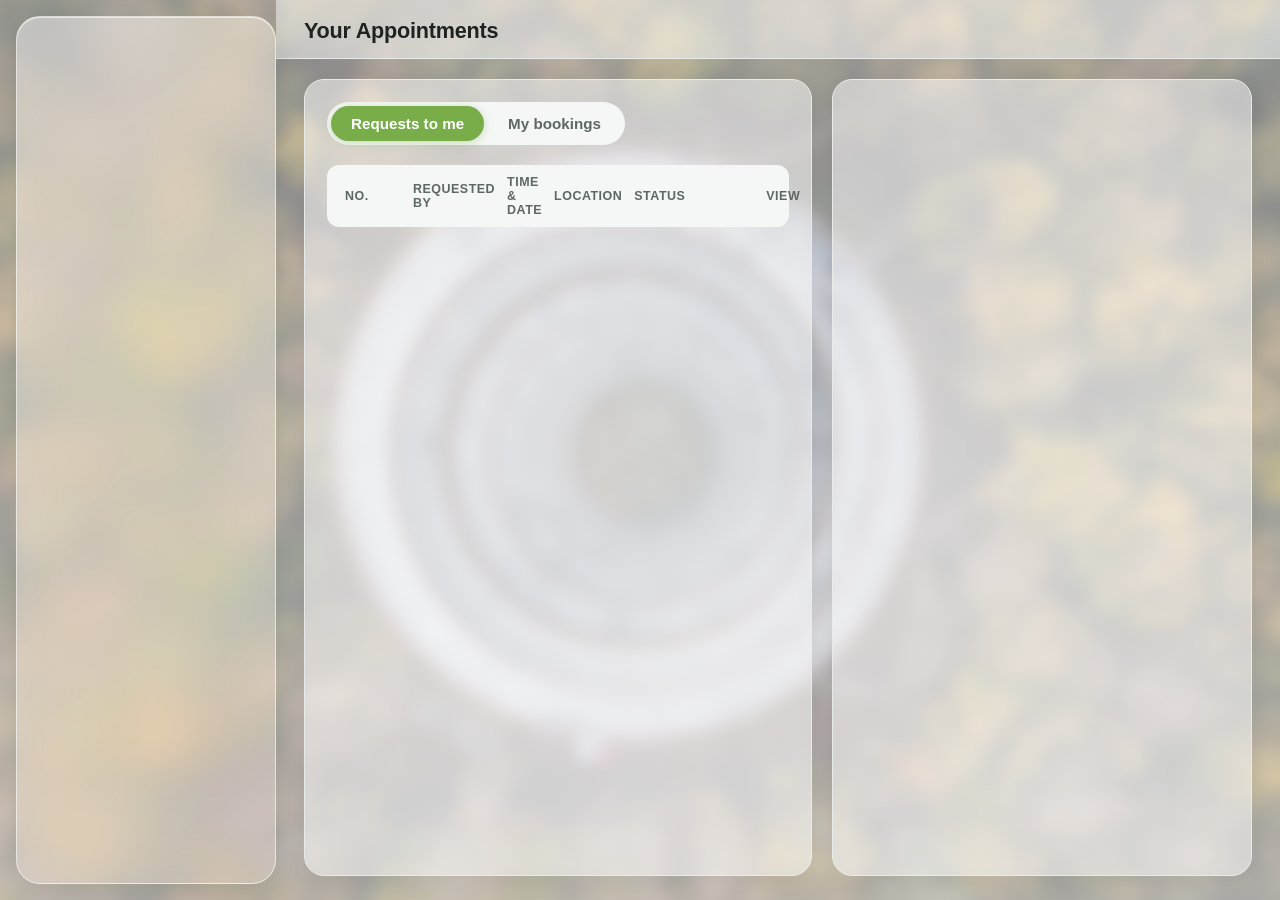
<file: modules/collection/Appointments.html>
<!DOCTYPE html>
<html lang="en">
<head>
    <meta charset="UTF-8">
    <meta name="viewport" content="width=device-width, initial-scale=1.0">
    <title>SecHandCharity - Appointments</title>

    <!-- 样式表（路径开头的 / 不能少） / Stylesheets (the leading "/" is required) -->
    <link rel="stylesheet" href="/assets/css/style.css">
    <link rel="stylesheet" href="/assets/css/sidebar.css">
    <link rel="stylesheet" href="/modules/collection/Appointments.css">
</head>
<body>
    <!-- 整体布局：左边侧边栏 + 右边主内容 / Overall layout: sidebar + main content -->
    <div class="app-layout">
        <aside id="sidebar"></aside>

        <main class="main-content">
            <!-- 页面标题 / Page title -->
            <header class="appt-header">
                <h1>Your Appointments</h1>
            </header>

            <section class="appt-layout">

                <!-- 左边：标签页 + 预约列表 / Left: tabs + appointment list -->
                <section class="appt-main">
                    <!-- 标签页：别人向我预约（默认）/ 我向别人预约；红点 = 等我处理的请求数量
                         Tabs: requests made to me (default) / bookings I made; the red badge = requests waiting for my decision -->
                    <div class="tabs" id="tabs">
                        <button type="button" class="tab active" data-view="received">Requests to me <span class="tab-badge" id="newBadge" hidden>0</span></button>
                        <button type="button" class="tab" data-view="sent">My bookings</button>
                    </div>

                    <!-- 表头 / Table header -->
                    <div class="appt-head">
                        <span>No.</span>
                        <span id="colWho">Requested by</span>
                        <span>Time &amp; Date</span>
                        <span>Location</span>
                        <span>Status</span>
                        <span>View</span>
                    </div>

                    <!-- 预约列表由 Appointments.js 生成 / The list is rendered by Appointments.js -->
                    <ul id="apptList" class="appt-list"></ul>
                </section>

                <!-- 右边：预约详情（由 Appointments.js 生成） / Right: appointment details (rendered by Appointments.js) -->
                <aside class="appt-details" id="details"></aside>
            </section>
        </main>
    </div>

    <!-- 新建 / 编辑预约的弹窗 / Modal for creating / editing an appointment -->
    <div id="modal" class="modal" hidden>
        <div class="modal-card" role="dialog" aria-modal="true" aria-labelledby="formTitle">
            <header class="modal-head">
                <h2 id="formTitle">New pickup appointment</h2>
                <button type="button" id="closeModal" class="x-btn" title="Close">✕</button>
            </header>

            <form id="apptForm" autocomplete="off">
                <!-- 以下两项只在“新建”时显示 / The next two fields only show when creating -->
                <div class="field create-only">
                    <label for="fDonor">Donor</label>
                    <select id="fDonor"></select>
                </div>

                <div class="field create-only">
                    <label>Donation items</label>
                    <div id="fItems" class="items-pick"></div>
                </div>

                <!-- 取货地点、日期、时间 / Pickup location, date, time -->
                <div class="field">
                    <label for="fLocation">Pickup location</label>
                    <input id="fLocation" type="text" maxlength="120" placeholder="e.g. Likas, Kota Kinabalu" required>
                </div>

                <div class="field-row">
                    <div class="field">
                        <label for="fDate">Pickup date</label>
                        <input id="fDate" type="date" required>
                    </div>
                    <div class="field">
                        <label for="fTime">Pickup time</label>
                        <input id="fTime" type="time" required>
                    </div>
                </div>

                <p id="formError" class="form-error" hidden></p>

                <footer class="modal-foot">
                    <button type="button" id="cancelForm" class="btn btn-gray">Close</button>
                    <button type="submit" id="submitBtn" class="btn btn-primary">Create appointment</button>
                </footer>
            </form>
        </div>
    </div>

    <!-- 脚本 / Scripts -->
    <script type="module" src="/assets/js/sidebar.js"></script>
    <script type="module" src="/assets/js/script.js"></script>
    <script type="module" src="/modules/collection/Appointments.js"></script>
</body>
</html>
</file>
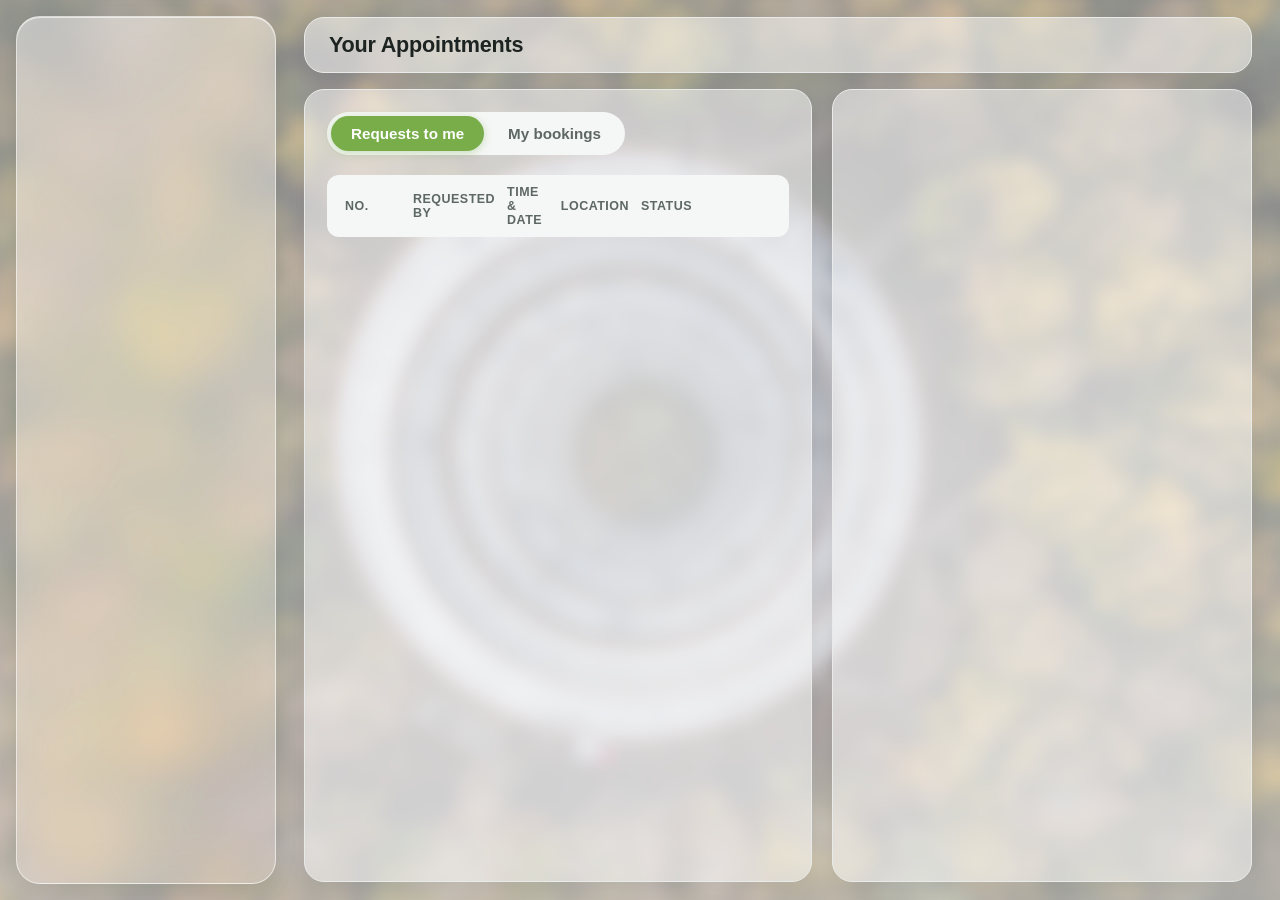
<file: modules/collection/appointments.html>
<!DOCTYPE html>
<html lang="en">
<head>
    <meta charset="UTF-8">
    <meta name="viewport" content="width=device-width, initial-scale=1.0">
    <title>SecHandCharity - Appointments</title>

    <!-- 样式表（路径开头的 / 不能少） / Stylesheets (the leading "/" is required) -->
    <link rel="stylesheet" href="/assets/css/style.css">
    <link rel="stylesheet" href="/assets/css/sidebar.css">
    <link rel="stylesheet" href="/modules/collection/appointments.css">
</head>
<body>
    <!-- 整体布局：左边侧边栏 + 右边主内容 / Overall layout: sidebar + main content -->
    <div class="app-layout">
        <aside id="sidebar"></aside>

        <main class="main-content">
            <!-- 页面标题 / Page title -->
            <header class="appt-header">
                <h1>Your Appointments</h1>
            </header>

            <section class="appt-layout">

                <!-- 左边：标签页 + 预约列表 / Left: tabs + appointment list -->
                <section class="appt-main">
                    <!-- 标签页：别人向我预约（默认）/ 我向别人预约；红点 = 等我处理的请求数量
                         Tabs: requests made to me (default) / bookings I made; the red badge = requests waiting for my decision -->
                    <div class="tabs" id="tabs">
                        <button type="button" class="tab active" data-view="received">Requests to me <span class="tab-badge" id="newBadge" hidden>0</span></button>
                        <button type="button" class="tab" data-view="sent">My bookings</button>
                    </div>

                    <!-- 表头（点击任意一行就会在右边显示详情，所以没有 View 栏）
                         Table header (click any row to see its details on the right, so there is no View column) -->
                    <div class="appt-head">
                        <span>No.</span>
                        <span id="colWho">Requested by</span>
                        <span>Time &amp; Date</span>
                        <span>Location</span>
                        <span>Status</span>
                    </div>

                    <!-- 预约列表由 appointments.js 生成 / The list is rendered by appointments.js -->
                    <ul id="apptList" class="appt-list"></ul>
                </section>

                <!-- 右边：预约详情（由 appointments.js 生成） / Right: appointment details (rendered by appointments.js) -->
                <aside class="appt-details" id="details"></aside>
            </section>
        </main>
    </div>

    <!-- 新建 / 编辑预约的弹窗 / Modal for creating / editing an appointment -->
    <div id="modal" class="modal" hidden>
        <div class="modal-card" role="dialog" aria-modal="true" aria-labelledby="formTitle">
            <header class="modal-head">
                <h2 id="formTitle">New pickup appointment</h2>
                <button type="button" id="closeModal" class="x-btn" title="Close">✕</button>
            </header>

            <form id="apptForm" autocomplete="off">
                <!-- 以下两项只在“新建”时显示 / The next two fields only show when creating -->
                <div class="field create-only">
                    <label for="fDonor">Donor</label>
                    <select id="fDonor"></select>
                </div>

                <div class="field create-only">
                    <label>Donation items</label>
                    <div id="fItems" class="items-pick"></div>
                </div>

                <!-- 取货地点、日期、时间 / Pickup location, date, time -->
                <div class="field">
                    <label for="fLocation">Pickup location</label>
                    <input id="fLocation" type="text" maxlength="120" placeholder="e.g. Likas, Kota Kinabalu" required>
                </div>

                <div class="field-row">
                    <div class="field">
                        <label for="fDate">Pickup date</label>
                        <input id="fDate" type="date" required>
                    </div>
                    <div class="field">
                        <label for="fTime">Pickup time</label>
                        <input id="fTime" type="time" required>
                    </div>
                </div>

                <p id="formError" class="form-error" hidden></p>

                <footer class="modal-foot">
                    <button type="button" id="cancelForm" class="btn btn-gray">Close</button>
                    <button type="submit" id="submitBtn" class="btn btn-primary">Create appointment</button>
                </footer>
            </form>
        </div>
    </div>

    <!-- 脚本 / Scripts -->
    <script type="module" src="/assets/js/sidebar.js"></script>
    <script type="module" src="/assets/js/script.js"></script>
    <script type="module" src="/modules/collection/appointments.js"></script>
</body>
</html>
</file>
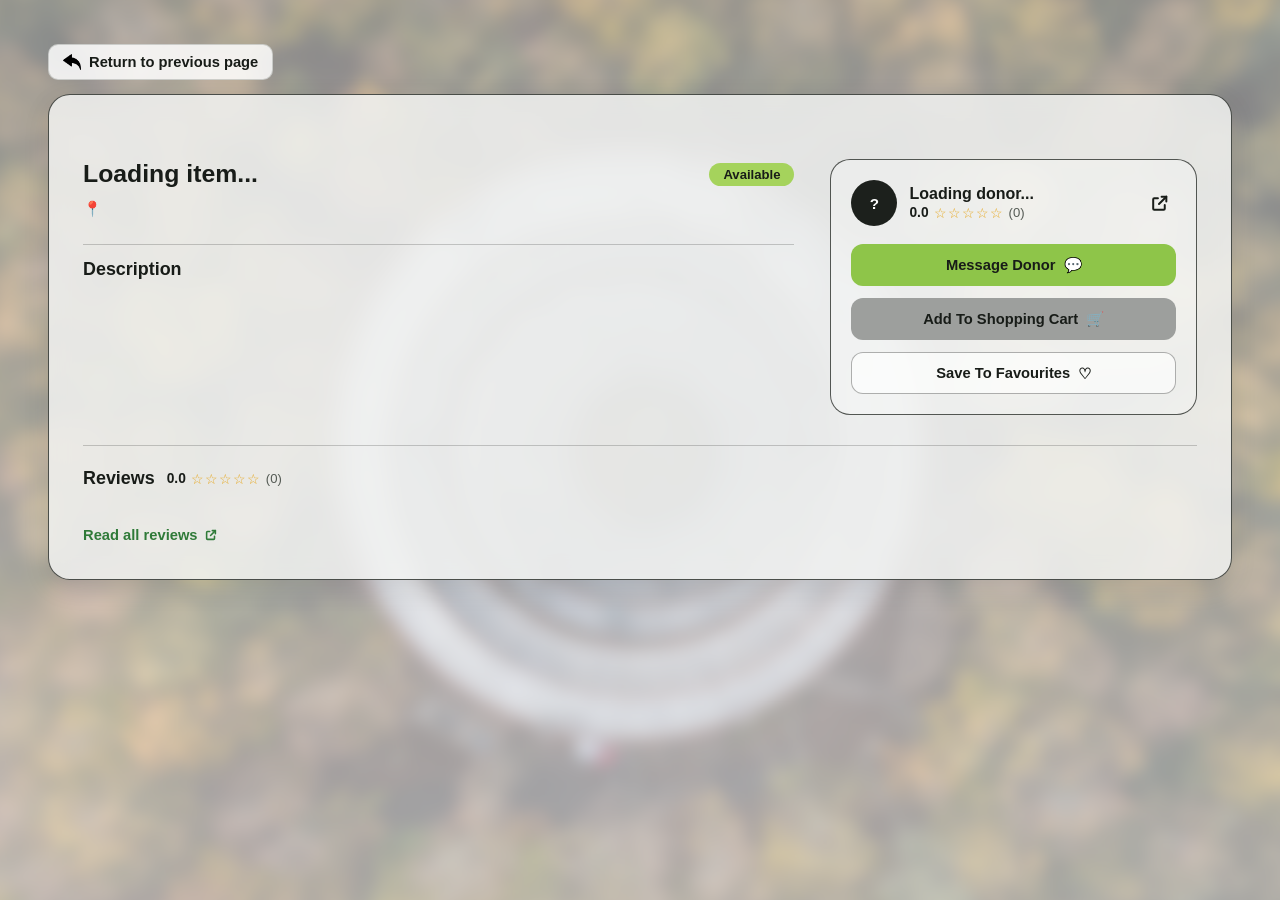
<file: modules/item/item-details.html>
<!DOCTYPE html>
<html lang="en">
<head>
  <meta charset="UTF-8">
  <meta name="viewport" content="width=device-width, initial-scale=1.0">
  <title>Item Details</title>

  <!-- Styling -->
  <link rel="stylesheet" href="/assets/css/style.css">
  <link rel="stylesheet" href="./item-details.css">
</head>
<body>
  <main class="details-page">
    <div class="details-panel">
      <div class="details-top-bar">
        <button type="button" id="return-btn" class="return-link-btn">
          <img
            src="/assets/images/icon-back-arrow.png"
            alt=""
            class="return-arrow-icon"
            aria-hidden="true"
          >
          <span>Return to previous page</span>
        </button>
        <small class="details-feedback" id="details-feedback"></small>
      </div>

      <article id="item-details-card" class="details-card">
        <!-- Photo Gallery Strip (Thumbnail first, then extra photos) -->
        <section class="details-photos-section" aria-label="Item photos">
          <div id="photos-strip" class="photos-strip"></div>
        </section>

        <!-- Main Body: Left Info + Description, Right Donor Card -->
        <section class="details-main-grid">
          <div class="details-info-col">
            <div class="item-title-row">
              <h1 id="item-title" class="item-title">Loading item...</h1>
              <span id="item-status-badge" class="status-badge">Available</span>
            </div>

            <div class="item-meta-row">
              <div class="item-location-row">
                <span class="location-pin" aria-hidden="true">&#128205;</span>
                <span id="item-location" class="item-location-text"></span>
              </div>
              <span id="item-posted-time" class="item-posted-time"></span>
            </div>

            <div id="item-category-pills" class="category-pills-row"></div>

            <div class="details-divider"></div>

            <div class="item-description-block">
              <h2 class="section-subheading">Description</h2>
              <div id="item-description" class="item-description-box"></div>
            </div>
          </div>

          <aside class="donor-sidebar-col" aria-label="Donor details">
            <div class="donor-card">
              <a
                id="donor-profile-link"
                href="/modules/profile/profile.html"
                class="donor-profile-trigger"
                aria-label="View donor profile"
                title="View donor profile"
              >
                <div class="donor-header">
                  <div id="donor-avatar" class="donor-avatar" aria-hidden="true">?</div>

                  <div class="donor-identity">
                    <div id="donor-name" class="donor-name">Loading donor...</div>
                    <div class="donor-rating-row">
                      <span id="donor-rating-score" class="donor-rating-score">0.0</span>
                      <span id="donor-rating-stars" class="rating-stars" aria-hidden="true">&#9734;&#9734;&#9734;&#9734;&#9734;</span>
                      <span id="donor-rating-count" class="donor-rating-count">(0)</span>
                    </div>
                  </div>

                  <span class="donor-external-icon" aria-hidden="true">
                    <svg viewBox="0 0 20 20" width="21" height="21" fill="none" stroke="currentColor" stroke-width="1.9" stroke-linecap="round" stroke-linejoin="round">
                      <path d="M12 3.5H16.5V8"></path>
                      <path d="M16.5 3.5L9.5 10.5"></path>
                      <path d="M8.5 5H5C4.44772 5 4 5.44772 4 6V15C4 15.5523 4.44772 16 5 16H14C14.5523 16 15 15.5523 15 15V11.5"></path>
                    </svg>
                  </span>
                </div>
              </a>

              <div class="donor-actions">
                <button type="button" id="message-donor-btn" class="donor-action-btn donor-action-btn--message">
                  <span>Message Donor</span>
                  <span aria-hidden="true">&#128172;</span>
                </button>

                <button type="button" id="add-to-cart-btn" class="donor-action-btn donor-action-btn--cart">
                  <span id="cart-btn-label">Add To Shopping Cart</span>
                  <span aria-hidden="true">&#128722;</span>
                </button>

                <button type="button" id="favourite-btn" class="donor-action-btn donor-action-btn--favourite" aria-pressed="false">
                  <span id="favourite-btn-label">Save To Favourites</span>
                  <span id="favourite-btn-heart" aria-hidden="true">&#9825;</span>
                </button>
              </div>
            </div>
          </aside>
        </section>

        <!-- Reviews Section -->
        <section class="details-reviews-section" aria-label="Donor reviews">
          <div class="details-divider"></div>

          <div class="reviews-header">
            <h2 id="reviews-heading" class="section-subheading">Reviews</h2>
            <div class="donor-rating-row">
              <span id="reviews-rating-score" class="donor-rating-score">0.0</span>
              <span id="reviews-rating-stars" class="rating-stars" aria-hidden="true">&#9734;&#9734;&#9734;&#9734;&#9734;</span>
              <span id="reviews-rating-count" class="donor-rating-count">(0)</span>
            </div>
          </div>

          <div id="reviews-list" class="reviews-list"></div>

          <div class="reviews-footer">
            <a id="read-all-reviews-link" href="/modules/profile/profile.html" class="read-all-reviews-link">
              <span>Read all reviews</span>
              <svg viewBox="0 0 16 16" width="14" height="14" fill="none" stroke="currentColor" stroke-width="1.8" stroke-linecap="round" stroke-linejoin="round" aria-hidden="true">
                <path d="M9.5 3H13V6.5"></path>
                <path d="M13 3L7.5 8.5"></path>
                <path d="M6.5 4H4C3.44772 4 3 4.44772 3 5V12C3 12.5523 3.44772 13 4 13H11C11.5523 13 12 12.5523 12 12V9.5"></path>
              </svg>
            </a>
          </div>
        </section>
      </article>
    </div>
  </main>

  <!-- Lightbox Modal for clicking photos -->
  <div id="photo-lightbox" class="photo-lightbox is-hidden" role="dialog" aria-modal="true" aria-label="Enlarged photo view">
    <button type="button" id="lightbox-close-btn" class="lightbox-close-btn" aria-label="Close photo preview">&times;</button>
    <img id="lightbox-img" class="lightbox-img" alt="Enlarged item photo">
  </div>

  <!-- Scripts -->
  <script type="module" src="/assets/js/script.js"></script>
  <script type="module" src="./item-details.js"></script>
</body>
</html>
</file>
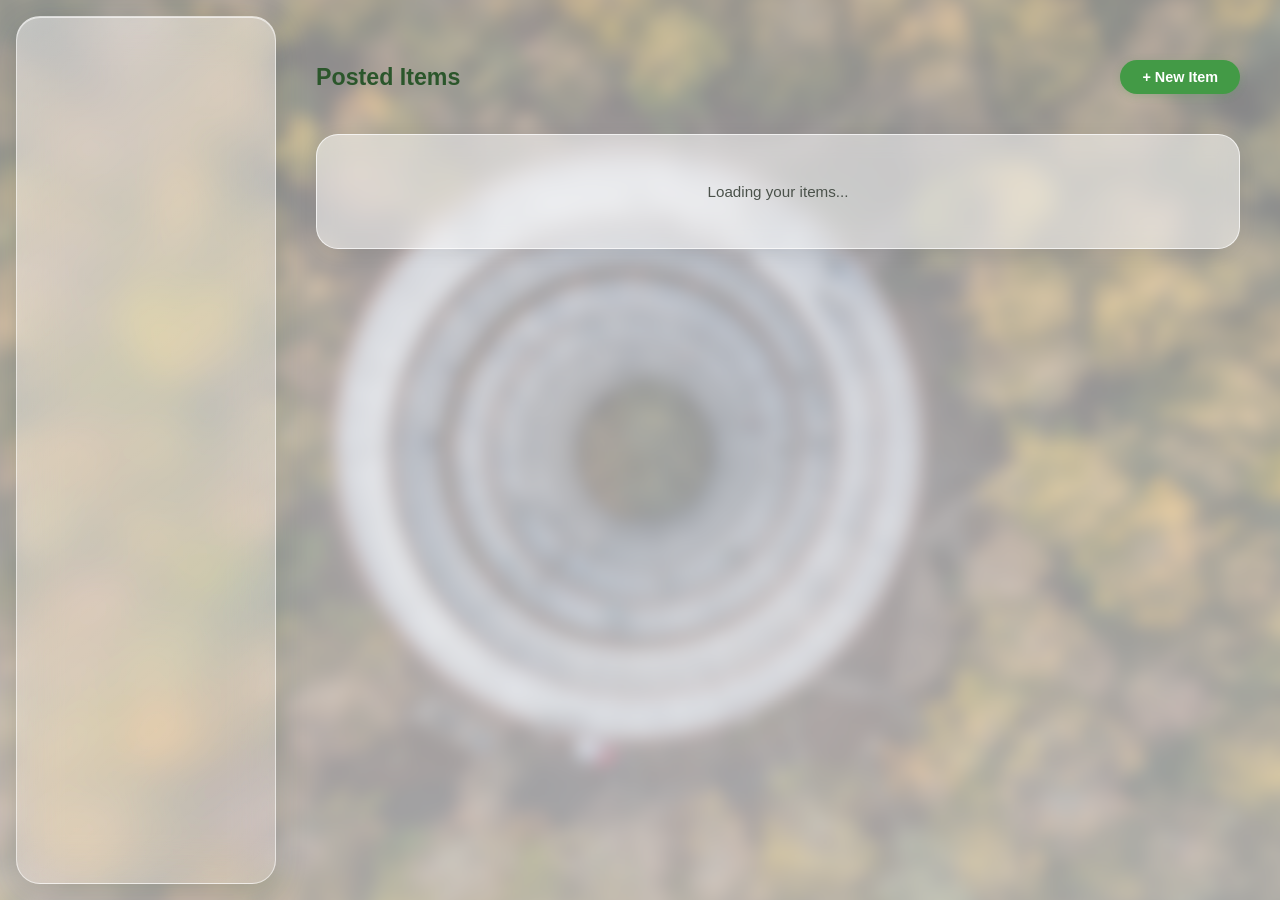
<file: modules/item/item-menu.html>
<!DOCTYPE html>
<html lang="en">
<head>
  <meta charset="UTF-8">
  <meta name="viewport" content="width=device-width, initial-scale=1.0">
  <title>Posted Items</title>

  <!-- Styling -->
  <link rel="stylesheet" href="/assets/css/style.css">
  <link rel="stylesheet" href="/assets/css/sidebar.css">
  <link rel="stylesheet" href="./item-menu.css">
</head>
<body>
  <div class="app-layout">
    <aside id="sidebar"></aside>
    <main class="main-content">
      <div class="items-panel">
        <div class="items-header">
          <h2 class="items-title">Posted Items</h2>
          <a href="./item-post.html" id="new-item-btn" class="new-item-btn">+ New Item</a>
        </div>

        <div class="items-status-bar">
          <small class="field-error" id="items-page-error"></small>
        </div>

        <div class="items-container-box">
          <div id="items-list" class="items-list">
            <p class="items-empty-state" id="items-loading">Loading your items...</p>
          </div>
          <nav id="items-pagination" class="items-pagination is-hidden" aria-label="Posted items pages"></nav>
        </div>
      </div>
    </main>
  </div>

  <!-- Scripts -->
  <script type="module" src="/assets/js/sidebar.js"></script>
  <script type="module" src="/assets/js/script.js"></script>
  <script type="module" src="./item-menu.js"></script>
</body>
</html>
</file>
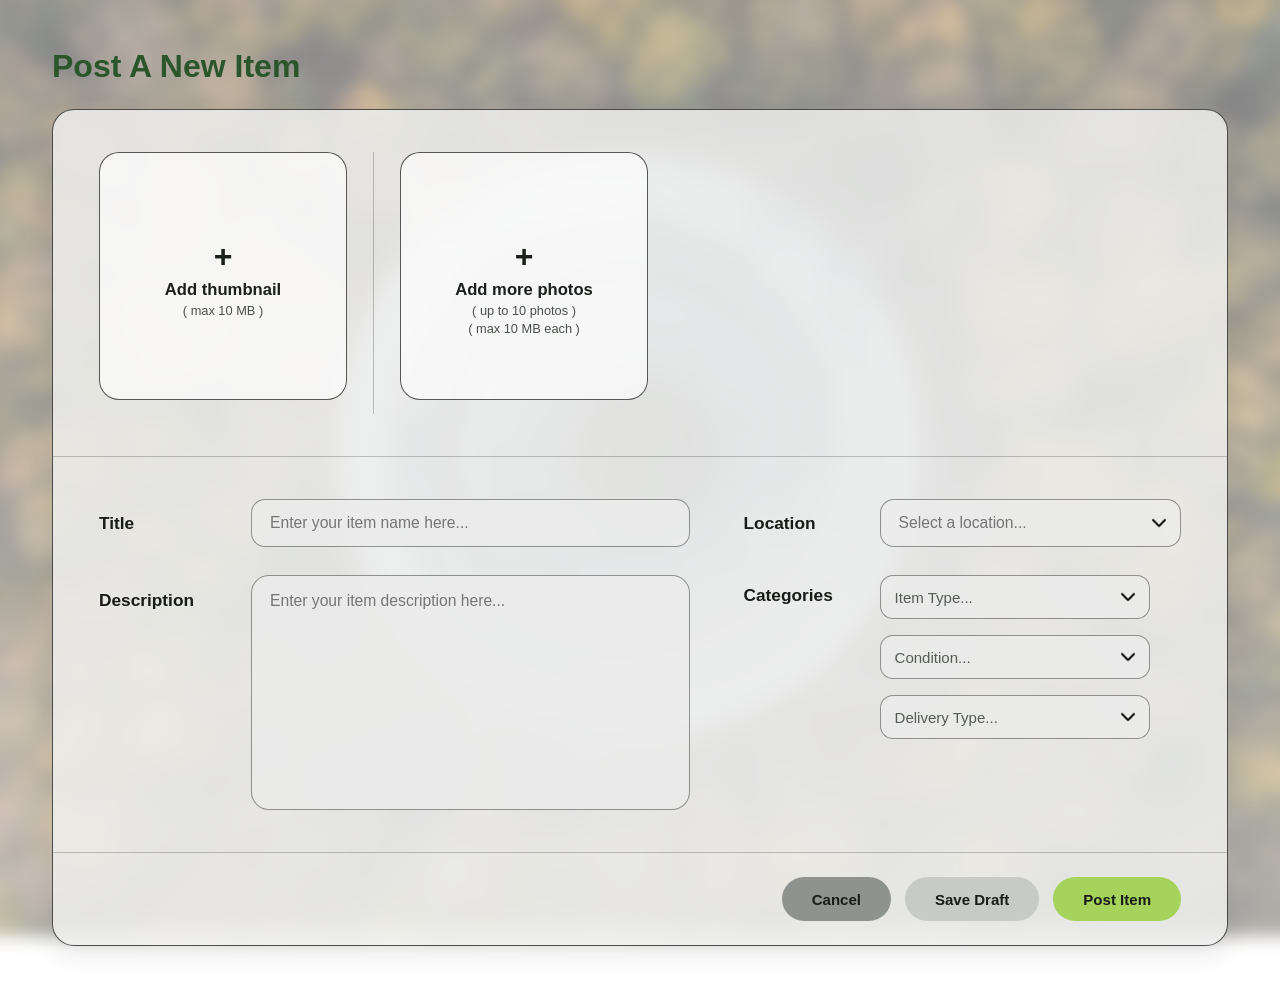
<file: modules/item/item-post.html>
<!DOCTYPE html>
<html lang="en">
<head>
  <meta charset="UTF-8">
  <meta name="viewport" content="width=device-width, initial-scale=1.0">
  <title>Post A New Item</title>

  <!-- Styling -->
  <link rel="stylesheet" href="/assets/css/style.css">
  <link rel="stylesheet" href="./item-post.css">
</head>
<body>
  <main class="post-page">
    <div class="post-panel">
      <div class="post-header">
        <h1 id="post-page-heading" class="post-heading">Post A New Item</h1>
      </div>

      <form id="item-post-form" class="post-card" novalidate>
        <!-- Top Photo Upload Section -->
        <section class="post-section post-photos-section" aria-label="Item photos">
          <!-- Thumbnail slot -->
          <div class="photo-slot-col">
            <label class="photo-box" id="thumbnail-dropzone" for="thumbnail-input">
              <input
                type="file"
                id="thumbnail-input"
                accept="image/*"
                class="sr-only-input"
              >
              <div class="photo-placeholder" id="thumbnail-placeholder">
                <span class="photo-plus" aria-hidden="true">+</span>
                <div class="photo-meta">
                  <span class="photo-label">Add thumbnail</span>
                  <span class="photo-hint">( max 10 MB )</span>
                </div>
              </div>
              <img id="thumbnail-preview" class="photo-box-img is-hidden" alt="Thumbnail preview">
              <button
                type="button"
                id="remove-thumbnail-btn"
                class="photo-remove-circle is-hidden"
                aria-label="Remove thumbnail"
                title="Remove thumbnail"
              >
                <svg viewBox="0 0 14 14" width="12" height="12" fill="none" stroke="currentColor" stroke-width="2.2" stroke-linecap="round" aria-hidden="true">
                  <line x1="3.5" y1="3.5" x2="10.5" y2="10.5"></line>
                  <line x1="10.5" y1="3.5" x2="3.5" y2="10.5"></line>
                </svg>
              </button>
            </label>
            <small class="inline-error" id="thumbnail-error"></small>
          </div>

          <div class="photos-vertical-divider" aria-hidden="true"></div>

          <!-- Extra photos horizontal scroll strip -->
          <div class="extra-photos-col">
            <div class="extra-photos-row" id="extra-photos-row">
              <div id="extra-photos-list" class="extra-photos-list"></div>

              <div class="photo-slot-col" id="extra-add-slot">
                <label class="photo-box" id="extra-photos-dropzone" for="extra-photos-input">
                  <input
                    type="file"
                    id="extra-photos-input"
                    accept="image/*"
                    multiple
                    class="sr-only-input"
                  >
                  <div class="photo-placeholder">
                    <span class="photo-plus" aria-hidden="true">+</span>
                    <div class="photo-meta">
                      <span class="photo-label">Add more photos</span>
                      <span class="photo-hint">( up to 10 photos )</span>
                      <span class="photo-hint">( max 10 MB each )</span>
                    </div>
                  </div>
                </label>
              </div>
            </div>
            <small class="inline-error" id="extra-photos-error"></small>
          </div>
        </section>

        <!-- Middle Fields Section -->
        <section class="post-section post-fields-section">
          <div class="post-fields-left">
            <div class="post-field-row">
              <label for="item-title" class="post-field-label">Title</label>
              <div class="post-field-control">
                <input
                  type="text"
                  id="item-title"
                  name="title"
                  class="post-input"
                  placeholder="Enter your item name here..."
                  maxlength="120"
                  required
                >
                <small class="inline-error" id="title-error"></small>
              </div>
            </div>

            <div class="post-field-row post-field-row--top">
              <label for="item-description" class="post-field-label post-field-label--desc">Description</label>
              <div class="post-field-control">
                <textarea
                  id="item-description"
                  name="description"
                  class="post-textarea"
                  placeholder="Enter your item description here..."
                  maxlength="2000"
                  rows="7"
                ></textarea>
                <small class="inline-error" id="description-error"></small>
              </div>
            </div>
          </div>

          <div class="post-fields-right">
            <div class="post-field-row post-field-row--compact">
              <label for="item-location" class="post-field-label">Location</label>
              <div class="post-field-control location-combobox location-field-wrap">
                <input
                  type="text"
                  id="item-location"
                  name="location"
                  class="post-input post-combobox-input post-location-input"
                  placeholder="Select a location..."
                  autocomplete="off"
                >
                <button
                  type="button"
                  id="item-location-arrow-btn"
                  class="location-arrow-btn"
                  aria-label="Toggle location list"
                  tabindex="-1"
                >
                  <img
                    src="/assets/images/icon-dropdown-arrow.png"
                    alt=""
                    class="location-arrow-icon"
                    aria-hidden="true"
                  >
                </button>
                <div id="item-location-menu" class="location-menu is-hidden" role="listbox"></div>
                <small class="inline-error" id="location-error"></small>
              </div>
            </div>

            <div class="post-field-row post-field-row--top post-field-row--compact">
              <span class="post-field-label post-field-label--sm">Categories</span>
              <div class="post-field-control categories-stack">
                <div class="category-dropdown" data-category-dropdown="item_type">
                  <button
                    type="button"
                    class="category-trigger"
                    data-placeholder="Item Type..."
                    aria-haspopup="listbox"
                    aria-expanded="false"
                  >
                    <span class="category-trigger-text">Item Type...</span>
                    <img
                      src="/assets/images/icon-dropdown-arrow.png"
                      alt=""
                      class="category-arrow-icon"
                      aria-hidden="true"
                    >
                  </button>
                  <div class="category-menu is-hidden" role="listbox"></div>
                  <small class="inline-error" id="item-type-error"></small>
                </div>

                <div class="category-dropdown" data-category-dropdown="condition_type">
                  <button
                    type="button"
                    class="category-trigger"
                    data-placeholder="Condition..."
                    aria-haspopup="listbox"
                    aria-expanded="false"
                  >
                    <span class="category-trigger-text">Condition...</span>
                    <img
                      src="/assets/images/icon-dropdown-arrow.png"
                      alt=""
                      class="category-arrow-icon"
                      aria-hidden="true"
                    >
                  </button>
                  <div class="category-menu is-hidden" role="listbox"></div>
                  <small class="inline-error" id="condition-type-error"></small>
                </div>

                <div class="category-dropdown" data-category-dropdown="delivery_type">
                  <button
                    type="button"
                    class="category-trigger"
                    data-placeholder="Delivery Type..."
                    aria-haspopup="listbox"
                    aria-expanded="false"
                  >
                    <span class="category-trigger-text">Delivery Type...</span>
                    <img
                      src="/assets/images/icon-dropdown-arrow.png"
                      alt=""
                      class="category-arrow-icon"
                      aria-hidden="true"
                    >
                  </button>
                  <div class="category-menu is-hidden" role="listbox"></div>
                  <small class="inline-error" id="delivery-type-error"></small>
                </div>
              </div>
            </div>
          </div>
        </section>

        <!-- Bottom Action Buttons -->
        <footer class="post-actions-bar">
          <small class="inline-error post-form-error" id="post-form-error"></small>

          <div id="create-actions" class="post-actions-group">
            <a href="./item-menu.html" class="post-btn post-btn--cancel">Cancel</a>
            <button type="button" id="save-draft-btn" class="post-btn post-btn--draft">Save Draft</button>
            <button type="submit" id="publish-item-btn" class="post-btn post-btn--submit">Post Item</button>
          </div>

          <div id="edit-actions" class="post-actions-group is-hidden">
            <a href="./item-menu.html" class="post-btn post-btn--cancel">Cancel</a>
            <button type="button" id="save-changes-btn" class="post-btn post-btn--submit">Save Changes</button>
          </div>
        </footer>
      </form>
    </div>
  </main>

  <!-- Scripts -->
  <script type="module" src="/assets/js/script.js"></script>
  <script type="module" src="./item-post.js"></script>
</body>
</html>
</file>
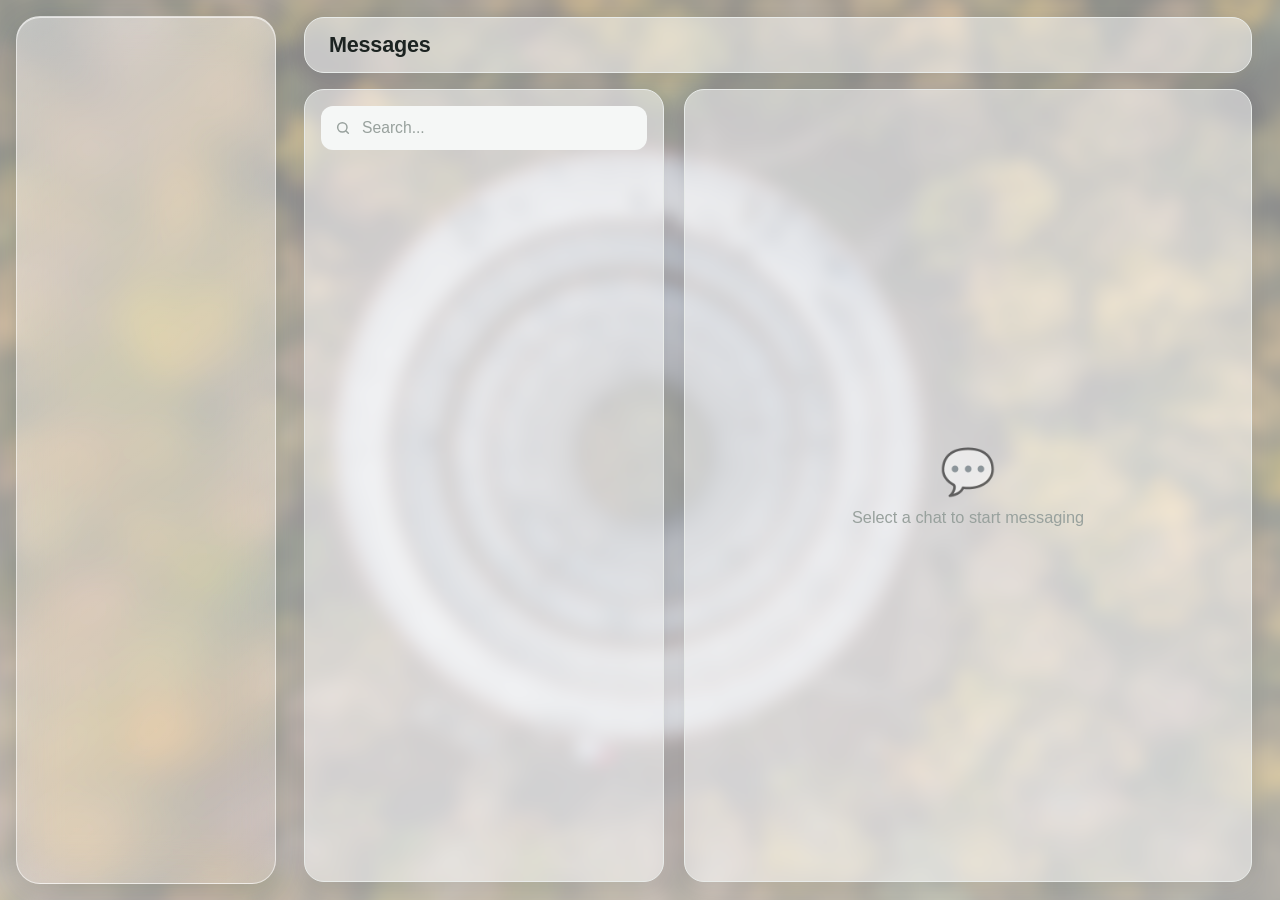
<file: modules/messaging/msg.html>
<!DOCTYPE html>
<html lang="en">
<head>
  <meta charset="UTF-8">
  <meta name="viewport" content="width=device-width, initial-scale=1.0">
  <title>SecHandCharity</title>

  <!-- Styling -->
  <link rel="stylesheet" href="/assets/css/style.css">
  <link rel="stylesheet" href="/assets/css/sidebar.css">
  <link rel="stylesheet" href="/modules/messaging/msg.css">
</head>
<body>
  <!-- Remove this whole <div> if you don't need the sidebar on this page -->
  <div class="app-layout">
    <aside id="sidebar"></aside>
    <main class="main-content">
      <!-- Your page content goes here -->
      <header class="msg-header"><h1>Messages</h1></header>

            <section class="msg-layout">
                <!-- Left: conversation list -->
                <aside class="chat-list-panel">
                    <input type="search" id="chatSearch" class="chat-search" placeholder="Search..." autocomplete="off">
                    <ul id="chatList" class="chat-list"></ul>
                </aside>

                <!-- Right: active chat -->
                <section class="chat-panel">
                    <div id="chatEmpty" class="chat-empty">Select a chat to start messaging</div>

                    <div id="chatView" class="chat-view" hidden>
                        <header class="chat-head">
                            <span class="avatar" id="chatAvatar"></span>
                            <span id="chatName"></span>
                        </header>

                        <div id="messageArea" class="message-area"></div>

                        <div id="editBar" class="edit-bar" hidden>
                            <span>Editing message</span>
                            <button type="button" id="cancelEdit">Cancel</button>
                        </div>
                        <!-- 新增:图片预览区,放在 form 前面 -->
                        <div id="imagePreview" class="image-preview" hidden>
                            <img id="previewImg" alt="">
                            <button type="button" id="removeImage" title="Remove image">✕</button>
                        </div>

                        <form id="messageForm" class="message-form" autocomplete="off">
                            <!-- 修改:换成可用的按钮,并加上隐藏的文件选择框 -->
                            <button type="button" class="icon-btn" id="attachBtn" title="Attach image">📎</button>
                            <input type="file" id="imageInput" accept="image/*" hidden>

                            <input type="text" id="messageInput" placeholder="Enter your message..." maxlength="2000">
                            <button type="submit" class="icon-btn send-btn" title="Send">➤</button>
                        </form>
                        
                    </div>
                </section>
            </section>
    </main>
  </div>

  <!-- Scripts -->
  <script type="module" src="/assets/js/sidebar.js"></script>
  <script type="module" src="/assets/js/script.js"></script>
 <script type="module" src="/modules/messaging/msg.js"></script>
</body>
</html>
</file>
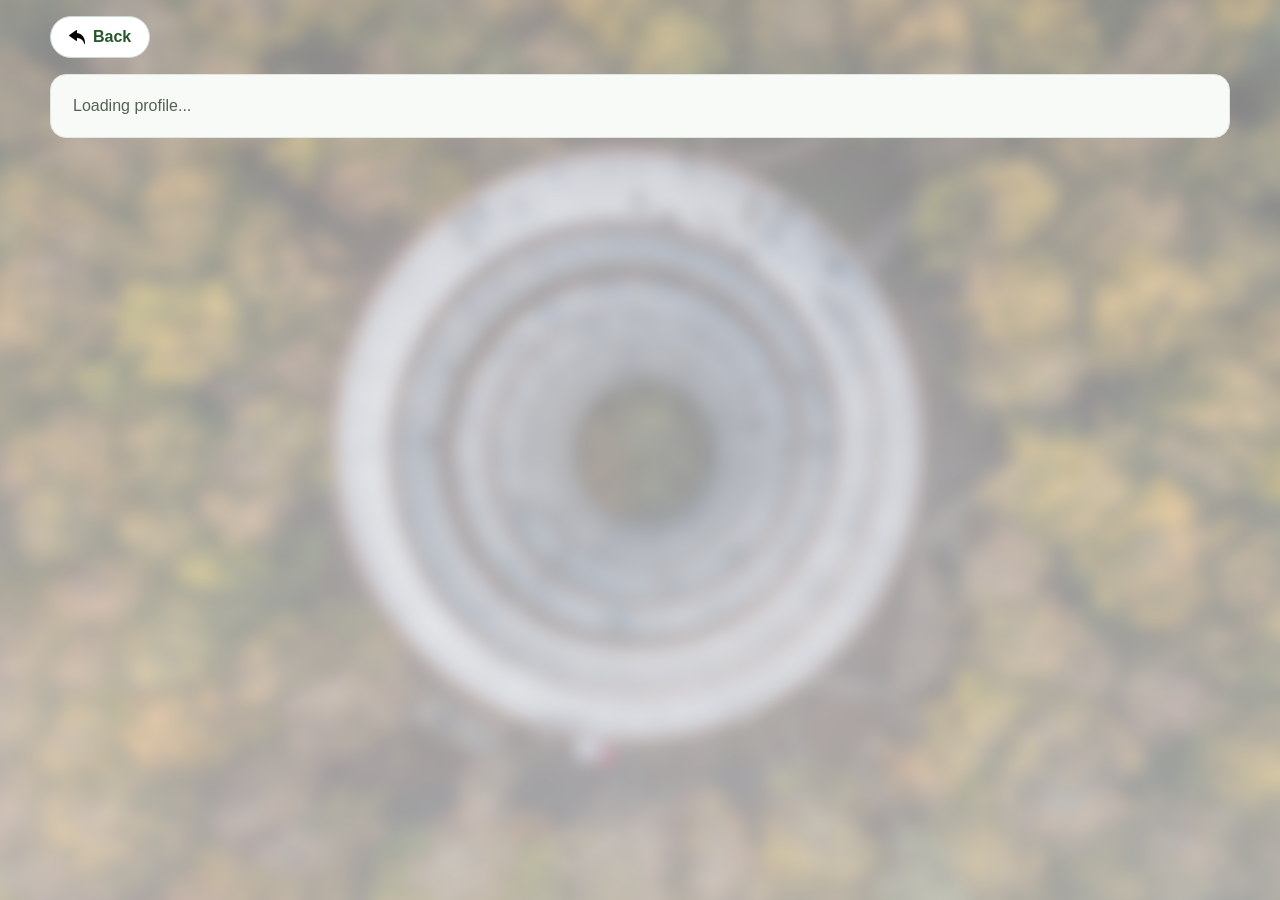
<file: modules/profile/profile.html>
<!DOCTYPE html>
<html lang="en">
<head>
  <meta charset="UTF-8">
  <meta name="viewport" content="width=device-width, initial-scale=1.0">
  <meta name="description" content="View a community member's public profile, reviews, and recent donations.">
  <title>Public Profile | Second Hand Charity</title>
  <link rel="stylesheet" href="/assets/css/style.css">
  <link rel="stylesheet" href="/assets/css/sidebar.css">
  <link rel="stylesheet" href="./profile.css">
  <style>
    .profile-back-button {
      gap: 8px;
      margin-top: 16px;
      margin-bottom: 16px;
    }

    .profile-back-button img {
      width: 16px;
      height: 16px;
    }
  </style>
</head>
<body>
  <div class="profile-page">
    <button id="profile-back" class="secondary-button profile-back-button" type="button">
      <img src="/assets/images/icon-back-arrow.png" alt="">
      Back
    </button>

    <div id="page-status" class="profile-state" role="status" aria-live="polite">
      Loading profile...
    </div>

    <div id="profile-content" hidden>
      <header class="profile-hero">
        <img id="profile-avatar" class="profile-avatar" src="/assets/images/icon-account.png" alt="">
        <div class="profile-identity">
          <p class="eyebrow">Community member</p>
          <h1 id="profile-name">Public Profile</h1>
          <p id="profile-location" class="profile-location"></p>
        </div>
        <a id="message-link" class="profile-message-button" href="#" hidden>Message</a>
      </header>

      <section class="profile-stats" aria-label="Profile statistics">
        <article class="profile-stat">
          <span class="profile-stat-label">Average rating</span>
          <strong id="profile-rating">—</strong>
          <span id="profile-rating-stars" class="profile-stars" aria-label="Rating unavailable">☆☆☆☆☆</span>
        </article>
        <article class="profile-stat">
          <span class="profile-stat-label">Reviews</span>
          <strong id="profile-review-count">—</strong>
        </article>
        <article class="profile-stat">
          <span class="profile-stat-label">Items Donated</span>
          <strong id="profile-donated">Loading...</strong>
        </article>
        <article class="profile-stat">
          <span class="profile-stat-label">Items Posted</span>
          <strong id="profile-posted">Loading...</strong>
        </article>
        <article class="profile-stat">
          <span class="profile-stat-label">Account age</span>
          <strong id="profile-age">—</strong>
        </article>
      </section>

      <div class="profile-sections">
        <section class="profile-section activity-section" aria-labelledby="activity-heading">
          <div class="section-heading">
            <div>
              <p class="eyebrow">Community activity</p>
              <h2 id="activity-heading">Recent Donations</h2>
            </div>
            <span id="activity-count" class="section-count" aria-live="polite"></span>
          </div>
          <p id="activity-error" class="inline-error" role="alert" hidden></p>
          <div id="activity-empty" class="section-empty" hidden>
            No published donations are publicly available to show.
          </div>
          <div id="activity-list" class="activity-grid"></div>
          <button id="activity-retry" class="secondary-button" type="button" hidden>Retry</button>
          <nav id="activity-pagination" class="activity-pagination" aria-label="Recent donation pages" hidden>
            <button id="activity-previous" class="secondary-button" type="button" hidden>Back</button>
            <span id="activity-page-indicator" class="activity-page-indicator" aria-live="polite">Page 1 of 1</span>
            <button id="activity-next" class="secondary-button" type="button" hidden>Next</button>
          </nav>
        </section>

        <section class="profile-section reviews-section" aria-labelledby="reviews-heading">
          <div class="section-heading">
            <div>
              <p class="eyebrow">Community feedback</p>
              <h2 id="reviews-heading">Reviews</h2>
            </div>
          </div>
          <p id="reviews-error" class="inline-error" role="alert" hidden></p>
          <div id="review-auth-prompt" class="section-empty" hidden></div>
          <div id="review-list" class="review-list" aria-live="polite"></div>

          <form id="review-form" class="review-form" hidden>
            <h3 id="review-form-heading">Write a review</h3>
            <label for="review-rating">Your rating</label>
            <select id="review-rating" name="star_rating" required>
              <option value="5">5 stars</option>
              <option value="4">4 stars</option>
              <option value="3">3 stars</option>
              <option value="2">2 stars</option>
              <option value="1">1 star</option>
            </select>
            <label for="review-comment">Your review</label>
            <textarea id="review-comment" name="comment" rows="4" required></textarea>
            <div class="review-form-actions">
              <div class="review-form-primary-actions">
                <button id="review-submit" class="primary-button" type="submit">Post review</button>
                <button id="review-cancel" class="secondary-button" type="button" hidden>Cancel changes</button>
              </div>
              <button id="review-delete" class="secondary-button delete-review" type="button" hidden>Delete Review</button>
            </div>
            <p id="review-form-status" class="form-status" role="status" aria-live="polite"></p>
          </form>
        </section>
      </div>
    </div>
  </div>

  <script type="module" src="/assets/js/sidebar.js"></script>
  <script type="module" src="/assets/js/script.js"></script>
  <script type="module" src="./profile.js"></script>
  <script>
    document.getElementById("profile-back").addEventListener("click", () => {
      const previousPage = document.referrer ? new URL(document.referrer) : null;
      if (previousPage && previousPage.origin === window.location.origin && window.history.length > 1) {
        window.history.back();
        return;
      }

      window.location.assign("/modules/catalogue/catalogue.html");
    });
  </script>
</body>
</html>
</file>
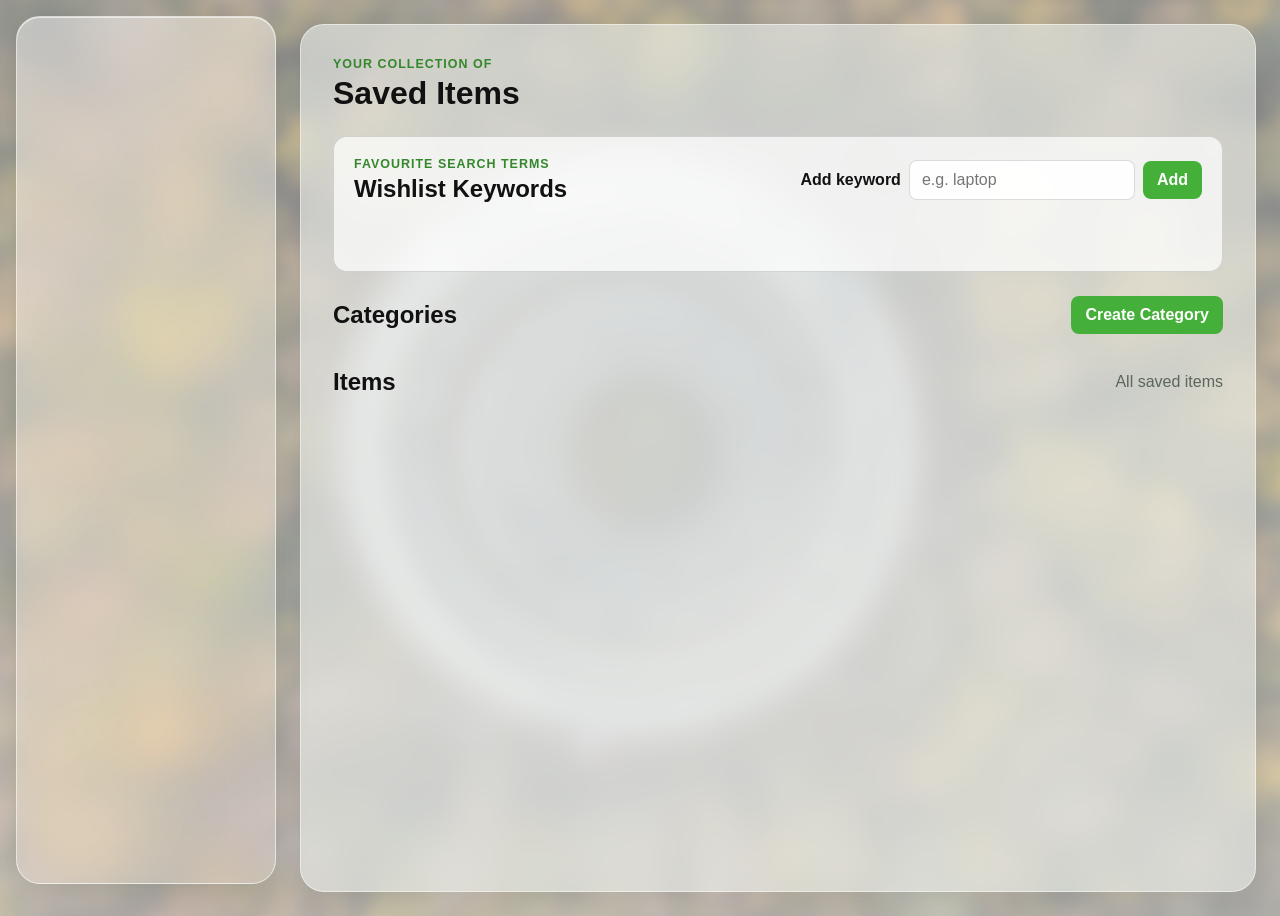
<file: modules/saved/saved.html>
<!DOCTYPE html>
<html lang="en">
<head>
  <meta charset="UTF-8">
  <meta name="viewport" content="width=device-width, initial-scale=1.0">
  <title>Saved Items | SecHandCharity</title>
  <link rel="stylesheet" href="/assets/css/style.css">
  <link rel="stylesheet" href="/assets/css/sidebar.css">
  <link rel="stylesheet" href="./saved.css">
</head>
<body>
  <div class="app-layout">
    <aside id="sidebar"></aside>

    <main class="main-content">
      <div class="saved-page">
        <header class="saved-header">
          <div>
            <p class="eyebrow">Your collection of</p>
            <h1>Saved Items</h1>
          </div>
        </header>

        <section class="wishlist-section" aria-labelledby="wishlist-heading">
          <div>
            <p class="eyebrow">Favourite search terms</p>
            <h2 id="wishlist-heading">Wishlist Keywords</h2>
          </div>
          <form class="keyword-form" id="keyword-form">
            <label for="keyword-input">Add keyword</label>
            <input id="keyword-input" type="text" maxlength="40" placeholder="e.g. laptop">
            <button class="primary-button" type="submit">Add</button>
          </form>
          <div class="keyword-list" id="keyword-list"></div>
        </section>

        <section class="categories-section" aria-labelledby="categories-heading">
          <div class="section-heading">
            <h2 id="categories-heading">Categories</h2>
            <button class="primary-button" id="create-category-button" type="button">Create Category</button>
          </div>
          <div class="category-grid" id="category-grid"></div>
        </section>

        <section aria-labelledby="saved-items-heading">
          <div class="section-heading">
            <h2 id="saved-items-heading">Items</h2>
            <p id="active-category-label">All saved items</p>
          </div>
          <div class="saved-grid" id="saved-grid"></div>
          <nav class="saved-pagination is-hidden" id="saved-pagination" aria-label="Saved items pages"></nav>
        </section>
      </div>
    </main>
  </div>

  <dialog id="category-dialog">
    <form id="category-form">
      <div class="dialog-heading">
        <h2 id="category-dialog-title">Create Category</h2>
        <button class="icon-button" id="close-category-dialog" type="button" aria-label="Close">×</button>
      </div>
      <label for="category-name">Category name</label>
      <input id="category-name" type="text" maxlength="40" required>
      <div class="dialog-actions">
        <button class="secondary-button" id="cancel-category-dialog" type="button">Cancel</button>
        <button class="primary-button" type="submit">Save</button>
      </div>
    </form>
  </dialog>

  <dialog id="item-categories-dialog">
    <form id="item-categories-form">
      <div class="dialog-heading">
        <h2>Organize Saved Item</h2>
        <button class="icon-button" id="close-item-categories-dialog" type="button" aria-label="Close">×</button>
      </div>
      <p id="item-categories-title"></p>
      <div class="category-checkboxes" id="category-checkboxes"></div>
      <div class="dialog-actions">
        <button class="secondary-button" id="cancel-item-categories" type="button">Cancel</button>
        <button class="primary-button" type="submit">Save Categories</button>
      </div>
    </form>
  </dialog>

  <div class="status-message" id="status-message" role="status" aria-live="polite"></div>
  <script type="module" src="/assets/js/sidebar.js"></script>
  <script type="module" src="/assets/js/script.js"></script>
  <script type="module" src="./saved.js"></script>
</body>
</html>
</file>
<file: assets/css/style.css>
:root {
  /* Color tokens / 颜色变量 */
  --white: #ffffff;
  --near-black: #111111;
  --grey: #555555;
  --muted-grey: #666666;

  --bg-overlay-light-start: rgba(245, 245, 245, 0.5);
  --bg-overlay-light-end: rgba(250, 250, 250, 0.6);
  --dropdown-shadow-black: rgba(0, 0, 0, 0.14);
  --option-hover-green-bg: rgba(148, 179, 117, 0.25);
}

/* All elemnts */
*,
*::before,
*::after {
  box-sizing: border-box;
}

/* Global styling for elements in body */
body {
  position: relative;
  margin: 0;
  font-family: sans-serif;
  background-color: var(--white);
  color: var(--near-black);
}

body::before {
  content: "";
  position: fixed;
  inset: 0;
  z-index: -1;
  background-color: var(--white);
  background-image:
    linear-gradient(var(--bg-overlay-light-start), var(--bg-overlay-light-end)),
    url("/assets/images/background-photo.jpeg");
  background-size: cover;
  background-position: center;
  background-repeat: no-repeat;
  filter: blur(8px);
  transform: scale(1.08);
  pointer-events: none;
}

/* Hides element */
.is-hidden {
  display: none !important;
}

/* Searchable location dropdown */
.location-combobox {
  position: relative;
}

/* Dropdown style */
.location-menu {
  position: absolute;
  top: calc(100% + 6px);
  left: 0;
  min-width: 100%;
  width: max-content;
  max-width: 260px;
  max-height: 190px;
  overflow-y: auto;
  z-index: 50;
  display: flex;
  flex-direction: column;
  gap: 2px;
  padding: 6px;
  border-radius: 16px;
  border: 1.5px solid var(--grey);
  background-color: var(--white);
  box-shadow: 0 10px 24px var(--dropdown-shadow-black);
}

/* Dropdown elements style */
.location-combobox .location-option-item {
  all: unset;
  box-sizing: border-box;
  display: block;
  width: 100%;
  padding: 7px 12px;
  border-radius: 10px;
  font-size: 0.9rem;
  line-height: 1.25;
  color: var(--near-black);
  cursor: pointer;
  white-space: nowrap;
}

/* Hover dropdown elements */
.location-combobox .location-option-item:hover,
.location-combobox .location-option-item:focus-visible {
  background-color: var(--option-hover-green-bg);
}

/* Empty dropdown style */
.location-combobox .location-option-empty {
  padding: 8px 12px;
  font-size: 0.85rem;
  color: var(--muted-grey);
  white-space: nowrap;
}
</file>
<file: modules/account/auth.css>
/* Full page style */
.auth-page {
  /* Color tokens / 颜色变量 */
  --black: #000000;
  --white: #ffffff;
  --grey: #555555;

  --info-border-green: #1c4a1d;
  --info-fallback-dark-green: #26342d;
  --info-overlay-dark-green: rgba(24, 48, 28, 0.24);
  --text-shadow-black: rgba(0, 0, 0, 0.65);

  --card-white-bg: rgba(255, 255, 255, 0.88);
  --card-border-grey: rgba(85, 85, 85, 1.0);
  --card-shadow-grey: rgba(85, 85, 85, 0.45);

  --control-white-bg: rgba(255, 255, 255, 0.08);
  --focus-green: #93bd69;
  --focus-hover-light-green-bg: rgba(181, 222, 144, 0.2);
  --button-hover-green: #94b375;
  --link-hover-green: #396f3c;

  --link-blue: #3b66f5;
  --error-red: #c94040;

  min-height: 100vh;
  display: grid;
  place-items: center;
  padding: 36px;
  box-sizing: border-box;
}

/* Card wrapper */
.auth-wrapper {
  display: flex;
  align-items: center;
  justify-content: center;
  width: 100%;
  max-width: 1180px;
}

/* Centered single card wrapper */
.auth-wrapper--single {
  width: auto;
}

/* Left info card style */
.auth-info-card {
  position: relative;
  overflow: hidden;
  flex: 1 1 560px;
  max-width: 700px;
  min-height: 700px;
  padding: 40px 56px 40px 32px;
  margin-right: -36px;
  border-radius: 28px;
  border: 2px solid var(--info-border-green);
  background-color: var(--info-fallback-dark-green);
  display: flex;
  flex-direction: column;
  align-items: center;
  justify-content: center;
  gap: 12px;
  text-align: center;
  color: var(--white);
}

.auth-info-card::before {
  content: "";
  position: absolute;
  inset: 0;
  background-image: url("/assets/images/background-photo.jpeg");
  background-position: center center;
  background-repeat: no-repeat;
  background-size: cover;
  filter: blur(1px);
  transform: scale(1.02);
  z-index: 0;
}

.auth-info-card::after {
  content: "";
  position: absolute;
  inset: 0;
  background: var(--info-overlay-dark-green);
  z-index: 0;
  pointer-events: none;
}

.auth-info-card > * {
  position: relative;
  z-index: 1;
  text-shadow: 0 2px 12px var(--text-shadow-black);
}

.auth-info-card h2 {
  margin: 0;
  font-size: 2.1rem;
  font-weight: 700;
}

.auth-info-card h3 {
  margin: 0;
  font-size: 1.45rem;
  font-weight: 600;
}

/* Right auth card style */
.auth-card {
  position: relative;
  z-index: 1;
  flex: 0 1 520px;
  max-width: 560px;
  padding: 52px 48px;
  border-radius: 34px;
  border: 4px solid var(--card-border-grey);
  background: var(--card-white-bg);
  backdrop-filter: blur(16px);
  box-shadow: 0 18px 40px var(--card-shadow-grey);
  display: flex;
  flex-direction: column;
  justify-content: center;
  gap: 20px;
  color: var(--black);
}

/* Auth card heading style */
.auth-card h1 {
  text-align: center;
  font-size: 2rem;
  font-weight: 700;
  margin-bottom: 6px;
}

/* Return button */
.back-link {
  display: inline-flex;
  align-items: center;
  gap: 10px;
  align-self: flex-start;
  font-size: 0.9rem;
  font-weight: 600;
  color: var(--black);
  text-decoration: none;
  margin-bottom: -12px;
}

/* Hover on return button */
.back-link:hover {
  color: var(--link-hover-green);
}

/* Arrow on return button */
.back-arrow-icon {
  width: 16px;
  height: 16px;
  object-fit: contain;
  display: block;
}

/* Entire form style */
.auth-card form {
  display: flex;
  flex-direction: column;
  gap: 20px;
}

/* Fields style */
.field-group {
  display: flex;
  flex-direction: column;
  gap: 6px;
}

/* Error message style */
.field-error {
  padding-left: 16px;
  font-size: 0.8rem;
  font-weight: 500;
  line-height: 1;
  color: var(--error-red);
}

/* Hide when no errors */
.field-error:empty {
  display: none;
}

/* Pill style input boxes */
.pill-input-wrap {
  position: relative;
  display: flex;
  align-items: center;
  width: 100%;
}

/* Middle sized pill boxes */
.pill-input-wrap.w-md {
  width: 72%;
}

/* Small sized pill boxes */
.pill-input-wrap.w-sm {
  width: 54%;
}

/* Pill input fields */
.pill-input {
  width: 100%;
  height: 46px;
  padding: 0 20px;
  border-radius: 999px;
  border: 1.5px solid var(--grey);
  background: var(--control-white-bg);
  color: var(--black);
  font-size: 0.96rem;
  outline: none;
  transition: border-color 0.15s ease, background-color 0.15s ease;
}

/* Default field text style */
.pill-input::placeholder {
  color: var(--grey);
}

/* Pill focused style */
.pill-input:focus {
  border-color: var(--focus-green);
  background: var(--focus-hover-light-green-bg);
}

/* Padding to fit icon */
.pill-input.has-icon {
  padding-right: 44px;
}

/* Password eye indicator */
.eye-toggle {
  position: absolute;
  right: 14px;
  background: none;
  border: none;
  cursor: pointer;
  display: grid;
  place-items: center;
  padding: 4px;
}

/* Eye icon style */
.eye-toggle img {
  width: 18px;
  height: 18px;
  object-fit: contain;
  display: block;
}

/* Dropdown arrow style */
.select-chevron {
  position: absolute;
  right: 16px;
  width: 16px;
  height: 16px;
  object-fit: contain;
  pointer-events: none;
}

/* Link style */
.auth-links {
  display: flex;
  justify-content: space-between;
  padding: 2px 8px;
  font-size: 0.86rem;
}

/* Link text color */
.auth-links a {
  color: var(--link-blue);
  text-decoration: none;
}

/* Link hovering */
.auth-links a:hover {
  text-decoration: underline;
}

/* Button pilled style */
.btn-pill {
  width: 100%;
  height: 48px;
  margin-top: 4px;
  border-radius: 999px;
  border: 1.5px solid var(--grey);
  background: var(--control-white-bg);
  color: var(--black);
  font-size: 1rem;
  font-weight: 600;
  cursor: pointer;
  transition: background-color 0.15s ease, border-color 0.15s ease, transform 0.1s ease;
}

/* Hover on button */
.btn-pill:hover {
  background: var(--focus-hover-light-green-bg);
  border-color: var(--button-hover-green);
}

/* Click button effect */
.btn-pill:active {
  transform: scale(0.98);
}

/* Google sign in button */
.btn-google {
  width: 78%;
  height: 44px;
  margin: 0 auto;
  display: flex;
  align-items: center;
  justify-content: center;
  gap: 10px;
  font-size: 0.95rem;
}

/* Google icon style */
.google-icon {
  width: 18px;
  height: 18px;
  object-fit: contain;
  display: block;
}

/* Line divider */
.auth-divider {
  display: flex;
  align-items: center;
  gap: 12px;
  margin: 2px 0;
  font-size: 0.85rem;
  color: var(--grey);
}

/* Line style */
.auth-divider::before,
.auth-divider::after {
  content: "";
  flex: 1;
  height: 1px;
  background: var(--grey);
}

/* Screen size adjustments */
@media (max-width: 820px) {
  .auth-info-card {
    display: none;
  }

  .auth-card {
    max-width: 460px;
  }
}
</file>
<file: assets/css/sidebar.css>
/* 两栏布局(记得保留这段) */
.app-layout {
  /* Color tokens / 颜色变量 */
  --white: #ffffff;
  --glass-white-high: rgba(255, 255, 255, 0.7);
  --glass-white-mid: rgba(255, 255, 255, 0.55);
  --glass-white-soft: rgba(255, 255, 255, 0.45);
  --glass-white-hover: rgba(255, 255, 255, 0.4);
  --glass-white-border: rgba(255, 255, 255, 0.6);
  --glass-white-border-soft: rgba(255, 255, 255, 0.55);
  --glass-white-border-faint: rgba(255, 255, 255, 0.5);
  --glass-white-border-active: rgba(255, 255, 255, 0.45);
  --glass-white-border-avatar: rgba(255, 255, 255, 0.7);
  --glass-white-subtle: rgba(255, 255, 255, 0.35);
  --glass-white-low: rgba(255, 255, 255, 0.25);
  --glass-white-faint: rgba(255, 255, 255, 0.18);

  --dark-green: #1f3a2a;
  --dark-green-profile: #14271c;
  --dark-green-muted: rgba(31, 58, 42, 0.6);
  --shadow-dark-green: rgba(31, 60, 40, 0.18);
  --shadow-dark-green-soft: rgba(31, 60, 40, 0.10);

  --active-green-start: rgba(92, 184, 92, 0.85);
  --active-green-end: rgba(69, 176, 57, 0.7);
  --active-green-shadow: rgba(69, 176, 57, 0.3);
  --avatar-ring-green: rgba(92, 184, 92, 0.6);

  display: flex;
  align-items: flex-start;
  min-height: 100vh;
  width: 100%;
}

/* 侧边栏:毛玻璃悬浮 */
#sidebar {
  position: sticky;
  top: 16px;
  margin: 16px 0 16px 16px;
  width: 260px;
  height: calc(100vh - 32px);
  min-height: 0;
  max-height: calc(100vh - 32px);
  overflow-y: auto;
  flex-shrink: 0;
  z-index: 10;

  /* 毛玻璃核心 */
  background: linear-gradient(
    145deg,
    var(--glass-white-soft),
    var(--glass-white-faint)
  );
  backdrop-filter: blur(20px) saturate(160%);
  -webkit-backdrop-filter: blur(20px) saturate(160%);
  border: 1px solid var(--glass-white-border-soft);
  border-radius: 24px;
  box-shadow:
    0 8px 32px var(--shadow-dark-green),
    inset 0 1px 0 var(--glass-white-border);   /* 顶部高光 */
}

#sidebar::-webkit-scrollbar { width: 0; }

.sidebar-nav {
  padding: 36px 12px;
}

.sidebar-links {
  display: flex;
  flex-direction: column;
  gap: 6px;
}

.sidebar-link {
  display: flex;
  align-items: center;
  gap: 16px;
  padding: 18px 20px;
  border-radius: 14px;
  text-decoration: none;
  color: var(--dark-green);                  /* 深绿文字 */
  font-weight: 500;
  font-size: 17px;
  transition: background-color 0.2s ease, transform 0.2s ease, box-shadow 0.2s ease;
}

/* 用户区域 */
.sidebar-profile {
  padding: 16px 18px;
  margin-bottom: 12px;
  border-radius: 18px;
  gap: 14px;
  color: var(--dark-green-profile);
  background: linear-gradient(
    145deg,
    var(--glass-white-mid),
    var(--glass-white-low)
  );
  border: 1px solid var(--glass-white-border);
  box-shadow:
    0 4px 16px var(--shadow-dark-green-soft),
    inset 0 1px 0 var(--glass-white-high);
}

.sidebar-profile:hover {
  background: linear-gradient(
    145deg,
    var(--glass-white-high),
    var(--glass-white-subtle)
  );
  transform: translateY(-1px);
}

.sidebar-profile .sidebar-avatar {
  width: 52px;
  height: 52px;
  border: 2px solid var(--white);
  box-shadow: 0 0 0 2px var(--avatar-ring-green);  /* 绿色描边环,保留品牌色 */
}

.sidebar-profile-info {
  display: flex;
  flex-direction: column;
  min-width: 0;
}

.sidebar-profile-name {
  font-size: 17px;
  font-weight: 700;
  white-space: nowrap;
  overflow: hidden;
  text-overflow: ellipsis;
}

.sidebar-profile-sub {
  font-size: 13px;
  font-weight: 400;
  color: var(--dark-green-muted);
}

.sidebar-links .sidebar-link:nth-child(2) {
  margin-top: 48px;
}

/* 悬停:更亮的小玻璃块 */
.sidebar-link:hover:not(.is-active) {
  background-color: var(--glass-white-hover);
  box-shadow: inset 0 0 0 1px var(--glass-white-border-faint);
  transform: translateX(3px);
}

/* 当前页面:半透明绿色玻璃 */
.sidebar-link.is-active {
  background: linear-gradient(
    135deg,
    var(--active-green-start),
    var(--active-green-end)
  );
  color: var(--white);
  font-weight: 600;
  border: 1px solid var(--glass-white-border-active);
  box-shadow:
    0 4px 14px var(--active-green-shadow),
    inset 0 1px 0 var(--glass-white-border-active);
}

.sidebar-avatar {
  width: 48px;
  height: 48px;
  border-radius: 50%;
  object-fit: cover;
  border: 2px solid var(--glass-white-border-avatar);
}

/* 图标恢复原来的深色,不需要 filter */
.sidebar-icon {
  width: 24px;
  height: 24px;
  object-fit: contain;
}

/* 选中项的图标变白,和白色文字一致 */
.sidebar-link.is-active .sidebar-icon {
  filter: brightness(0) invert(1);
}

.main-content {
  flex: 1;
  min-width: 0;
  padding: 24px;
}
</file>
<file: modules/account/settings.css>
.main-content {
  flex: 1;
  min-width: 0;
  padding: 60px 40px 40px;
}

.settings-panel {
  /* Color tokens / 颜色变量 */
  --white: #ffffff;
  --off-white-tint: #f4fbf4;
  --glass-white-high: rgba(255, 255, 255, 0.92);
  --glass-white-secondary: rgba(255, 255, 255, 0.85);
  --glass-white-border-ring: rgba(255, 255, 255, 0.85);
  --glass-white-border: rgba(255, 255, 255, 0.7);
  --glass-white-border-soft: rgba(255, 255, 255, 0.65);
  --glass-white-mid: rgba(255, 255, 255, 0.5);
  --glass-white-soft: rgba(255, 255, 255, 0.4);

  --black-ink: #111111;
  --dark-ink: #181c18;
  --charcoal-ink: #1e221e;
  --label-dark: #222622;
  --secondary-btn-ink: #3a3f3a;
  --locked-grey-ink: #525752;
  --muted-grey: #555b55;
  --neutral-grey: #8a8f8a;
  --hover-neutral-grey: #717671;
  --locked-bg-grey: rgba(180, 180, 180, 0.6);
  --avatar-placeholder-grey: #e2e6e1;

  --shadow-black-soft: rgba(0, 0, 0, 0.03);
  --shadow-black-card: rgba(0, 0, 0, 0.04);
  --shadow-black-btn: rgba(0, 0, 0, 0.05);
  --shadow-black-box: rgba(0, 0, 0, 0.06);
  --divider-black-soft: rgba(0, 0, 0, 0.08);
  --border-black-subtle: rgba(0, 0, 0, 0.14);
  --border-black-locked: rgba(0, 0, 0, 0.16);

  --brand-green: #439a46;
  --hover-green: #357f38;
  --title-green: #2b562b;
  --hover-title-green: #1f411f;
  --banner-green: rgba(67, 154, 70, 0.92);
  --focus-ring-green: rgba(67, 154, 70, 0.15);
  --hover-icon-green: rgba(67, 154, 70, 0.12);
  --shadow-banner-green: rgba(67, 154, 70, 0.18);
  --shadow-btn-green: rgba(67, 154, 70, 0.22);

  --star-gold: #e29b28;

  --danger-red: #d94338;
  --hover-danger-red: #bd3228;
  --confirm-danger-red: #961d14;
  --note-danger-red: #c9382e;

  display: flex;
  flex-direction: column;
  gap: 36px;
  width: 100%;
  max-width: 1240px;
  margin: 0 auto;
}

.settings-block {
  display: flex;
  flex-direction: column;
  gap: 24px;
}

.settings-block:nth-of-type(3) {
  padding-top: 14px;
}

.settings-title {
  display: inline-flex;
  align-items: center;
  gap: 10px;
  margin: 0;
  font-size: 1.45rem;
  font-weight: 700;
  color: var(--title-green);
}

.public-profile-link {
  display: inline-flex;
  align-items: center;
  gap: 10px;
  color: var(--title-green);
  text-decoration: none;
  border-radius: 8px;
  cursor: pointer;
  transition: color 0.15s ease, opacity 0.15s ease;
}

.public-profile-link:hover {
  color: var(--hover-title-green);
  opacity: 0.85;
}

.public-profile-link:focus-visible {
  outline: 2px solid var(--brand-green);
  outline-offset: 4px;
}

.settings-box {
  border: 1px solid var(--glass-white-border);
  border-radius: 20px;
  background: var(--glass-white-mid);
  backdrop-filter: blur(10px);
  -webkit-backdrop-filter: blur(10px);
  box-shadow: 0 4px 20px var(--shadow-black-box);
}

/* Account card */
.settings-account-grid {
  display: grid;
  grid-template-columns: 168px 1.25fr 1.05fr;
  gap: 28px;
  padding: 28px 30px;
  align-items: start;
}

.settings-avatar-card {
  display: flex;
  flex-direction: column;
  align-items: center;
  gap: 12px;
  padding: 16px 14px;
  border: 1px solid var(--glass-white-border-soft);
  border-radius: 16px;
  background: var(--glass-white-soft);
  box-shadow: 0 2px 10px var(--shadow-black-card);
  align-self: start;
}

.settings-avatar-frame {
  width: 98px;
  height: 98px;
  border-radius: 50%;
  overflow: hidden;
  background: var(--avatar-placeholder-grey);
}

.settings-avatar-frame img {
  width: 100%;
  height: 100%;
  object-fit: cover;
  display: block;
}

.settings-btn-green {
  padding: 8px 16px;
  border: none;
  border-radius: 999px;
  background: var(--brand-green);
  color: var(--white);
  font-size: 0.84rem;
  font-weight: 600;
  cursor: pointer;
  transition: background-color 0.15s ease;
}

.settings-btn-green:hover {
  background: var(--hover-green);
}

.settings-col-fields,
.settings-col-side {
  display: flex;
  flex-direction: column;
  gap: 16px;
  align-self: start;
}

.settings-row {
  display: grid;
  grid-template-columns: 128px minmax(0, 1fr);
  align-items: center;
  column-gap: 12px;
  row-gap: 4px;
}

.settings-col-side .settings-row {
  grid-template-columns: 78px minmax(0, 1fr);
}

.settings-row label {
  font-size: 0.9rem;
  font-weight: 600;
  color: var(--label-dark);
}

.settings-row .field-error {
  grid-column: 2;
  padding-left: 14px;
}

.settings-pill-wrap {
  position: relative;
  display: flex;
  align-items: center;
  width: 100%;
  min-width: 0;
}

.settings-pill-input {
  width: 100%;
  min-width: 0;
  height: 42px;
  padding: 0 40px 0 18px;
  border-radius: 999px;
  border: 1px solid var(--border-black-subtle);
  background: var(--glass-white-high);
  color: var(--charcoal-ink);
  font-size: 0.92rem;
  outline: none;
  box-shadow: 0 1px 4px var(--shadow-black-soft);
  transition: border-color 0.15s ease, background-color 0.15s ease, box-shadow 0.15s ease;
}

.settings-pill-input[readonly] {
  cursor: pointer;
}

.settings-pill-input:not([readonly]),
.settings-pill-input:focus {
  border-color: var(--brand-green);
  background: var(--white);
  color: var(--black-ink);
  box-shadow: 0 0 0 3px var(--focus-ring-green);
  cursor: text;
}

.settings-pill-input--locked,
.settings-pill-input--locked[readonly],
.settings-pill-input--locked:focus,
.settings-pill-input--locked:not([readonly]) {
  padding-right: 18px;
  background: var(--locked-bg-grey);
  border-color: var(--border-black-locked);
  color: var(--locked-grey-ink);
  box-shadow: none;
  cursor: default;
  pointer-events: none;
  user-select: none;
}

.edit-icon-btn,
.dropdown-icon-btn {
  position: absolute;
  right: 11px;
  width: 24px;
  height: 24px;
  padding: 0;
  border: none;
  border-radius: 50%;
  background: transparent;
  cursor: pointer;
  display: grid;
  place-items: center;
}

.edit-icon-btn:hover,
.dropdown-icon-btn:hover {
  background: var(--hover-icon-green);
}

.edit-icon-btn img,
.dropdown-icon-btn img {
  width: 15px;
  height: 15px;
  object-fit: contain;
  opacity: 0.72;
  display: block;
}

.privacy-banner {
  display: flex;
  align-items: center;
  gap: 12px;
  margin-top: 16px;
  padding: 14px 20px;
  border-radius: 999px;
  background: var(--banner-green);
  color: var(--off-white-tint);
  font-size: 0.85rem;
  line-height: 1.35;
  box-shadow: 0 2px 10px var(--shadow-banner-green);
}

.privacy-info-icon {
  flex-shrink: 0;
  width: 22px;
  height: 22px;
  border-radius: 50%;
  border: 2px solid var(--glass-white-border-ring);
  color: var(--white);
  font-weight: 800;
  font-size: 0.82rem;
  display: grid;
  place-items: center;
}

.settings-status-bar {
  display: flex;
  justify-content: space-between;
  align-items: center;
  gap: 16px;
  margin-top: 8px;
}

.settings-actions {
  display: flex;
  align-items: center;
  gap: 10px;
}

.pill-action-btn {
  padding: 9px 22px;
  border-radius: 999px;
  border: none;
  background: var(--brand-green);
  color: var(--white);
  font-weight: 600;
  cursor: pointer;
  box-shadow: 0 2px 8px var(--shadow-btn-green);
  transition: background-color 0.15s ease;
}

.pill-action-btn:hover {
  background: var(--hover-green);
}

.pill-action-btn--secondary {
  background: var(--glass-white-secondary);
  color: var(--secondary-btn-ink);
  border: 1px solid var(--border-black-subtle);
  box-shadow: 0 2px 6px var(--shadow-black-btn);
}

.pill-action-btn--secondary:hover {
  background: var(--white);
  color: var(--black-ink);
}

/* Stats strip */
.settings-stats-row {
  display: grid;
  grid-template-columns: repeat(5, minmax(0, 1fr));
  overflow: hidden;
}

.stat-box {
  padding: 24px 22px;
  border-right: 1px solid var(--divider-black-soft);
  display: flex;
  flex-direction: column;
  gap: 10px;
  min-width: 0;
}

.stat-box:last-child {
  border-right: none;
}

.stat-title {
  font-size: 0.88rem;
  font-weight: 600;
  color: var(--muted-grey);
}

.stat-metric {
  display: flex;
  align-items: center;
  gap: 8px;
  font-size: 1.38rem;
  font-weight: 700;
  color: var(--dark-ink);
}

.stat-stars {
  color: var(--star-gold);
  font-size: 1.08rem;
  letter-spacing: 1px;
}

/* Restricted zone */
.settings-restricted-box {
  display: flex;
  justify-content: space-between;
  align-items: center;
  padding: 26px 56px;
  gap: 24px;
  flex-wrap: wrap;
}

.restricted-item {
  display: flex;
  flex-direction: column;
  align-items: center;
  gap: 7px;
}

.restricted-btn {
  min-width: 200px;
  padding: 0 20px;
  height: 44px;
  border: none;
  border-radius: 999px;
  color: var(--white);
  font-size: 0.96rem;
  font-weight: 600;
  cursor: pointer;
  transition: background-color 0.15s ease, transform 0.1s ease;
}

.restricted-btn--neutral {
  background: var(--neutral-grey);
}

.restricted-btn--neutral:hover {
  background: var(--hover-neutral-grey);
}

.restricted-btn--danger {
  background: var(--danger-red);
}

.restricted-btn--danger:hover {
  background: var(--hover-danger-red);
}

.restricted-btn--danger.is-confirming {
  background: var(--confirm-danger-red);
}

.restricted-note {
  font-size: 0.82rem;
  font-weight: 500;
}

.restricted-note--neutral {
  color: var(--muted-grey);
}

.restricted-note--danger {
  color: var(--note-danger-red);
}

@media (max-width: 960px) {
  .main-content {
    padding: 24px 18px 32px;
  }

  .settings-account-grid {
    grid-template-columns: 1fr;
  }

  .settings-stats-row {
    grid-template-columns: repeat(2, minmax(0, 1fr));
  }

  .stat-box:nth-child(2n) {
    border-right: none;
  }

  .settings-restricted-box {
    justify-content: center;
    padding: 22px 24px;
  }
}
</file>
<file: modules/cart/cart.css>
:root {
  /* Color tokens / 颜色变量 */
  --white: #ffffff;
  --ink: #1f2920;
  --line: rgba(31, 41, 32, 0.16);
  --badge-border-ink: rgba(31, 41, 32, 0.22);
  --pill-border-ink: rgba(31, 41, 32, 0.25);
  --location-ink-grey: #485249;
  --subtext-ink-grey: #5b665c;
  --empty-ink-grey: #6b756c;

  --green: #45b039;
  --green-dark: #34872c;
  --green-darker: #276921;
  --green-soft: rgba(69, 176, 57, 0.14);
  --hover-green-bg: #e2ede0;
  --secondary-hover-green: #c9dcc6;
  --photo-placeholder-green-bg: #edf3ea;

  --glass-shell-bg: rgba(235, 238, 233, 0.68);
  --glass-card-bg: rgba(255, 255, 255, 0.85);
  --glass-btn-bg: rgba(255, 255, 255, 0.82);
  --glass-input-bg: rgba(255, 255, 255, 0.92);
  --glass-pill-bg: rgba(255, 255, 255, 0.88);
  --glass-border-white: rgba(255, 255, 255, 0.55);
  --icon-btn-bg: #f3f5f2;

  --shadow-soft-black: rgba(0, 0, 0, 0.08);
  --backdrop-black: rgba(0, 0, 0, 0.35);

  --danger: #c94a40;
  --danger-dark: #a6342b;
  --danger-soft-bg: #f5dcd9;
  --danger-hover-bg: #e7beb9;
  --trash-border-red: rgba(201, 74, 64, 0.25);
  --trash-hover-border-red: rgba(166, 52, 43, 0.4);
}

.cart-shell {
  min-height: 100vh;
  padding: 36px 24px;
  display: flex;
  justify-content: center;
  align-items: stretch;
}

.cart-page {
  display: grid;
  grid-template-columns: minmax(0, 1fr) 310px;
  align-items: stretch;
  width: 100%;
  max-width: 1460px;
  min-height: calc(100vh - 72px);
  border-radius: 24px;
  overflow: visible;
  background: var(--glass-shell-bg);
  backdrop-filter: blur(12px);
  -webkit-backdrop-filter: blur(12px);
  border: 1px solid var(--glass-border-white);
  box-shadow: 0 8px 28px var(--shadow-soft-black);
}

.cart-catalog {
  display: flex;
  flex-direction: column;
  min-width: 0;
  padding: 32px;
}

.top-nav-row {
  margin-bottom: 14px;
}

.back-link-btn {
  display: inline-flex;
  align-items: center;
  gap: 8px;
  padding: 8px 12px;
  border: 1px solid var(--line);
  border-radius: 10px;
  background: var(--glass-btn-bg);
  color: var(--ink);
  font: inherit;
  font-size: 0.9rem;
  font-weight: 700;
  cursor: pointer;
  transition: background-color 0.15s ease, border-color 0.15s ease;
}

.back-link-btn:hover {
  background: var(--hover-green-bg);
  border-color: var(--green);
}

.back-link-btn img {
  width: 18px;
  height: 18px;
  object-fit: contain;
  display: block;
}

.page-heading,
.heading-title-row,
.cart-sidebar-header,
.cart-footer {
  display: flex;
  align-items: center;
}

.page-heading {
  justify-content: space-between;
  gap: 16px;
  margin-bottom: 24px;
}

.heading-title-row {
  flex: 1;
  justify-content: space-between;
  align-items: flex-end;
  gap: 16px;
}

.page-heading h1,
.cart-sidebar-header h2 {
  margin: 0;
}

.cart-count-badge {
  display: inline-flex;
  align-items: center;
  padding: 6px 12px;
  border-radius: 8px;
  border: 1px solid var(--badge-border-ink);
  background: var(--glass-btn-bg);
  color: var(--ink);
  font-size: 0.95rem;
  font-weight: 700;
  line-height: 1.2;
  white-space: nowrap;
  user-select: none;
}

.eyebrow {
  margin: 0 0 4px;
  color: var(--green-dark);
  font-size: 0.78rem;
  font-weight: 700;
  letter-spacing: 0.08em;
  text-transform: uppercase;
}

.search-row {
  display: flex;
  align-items: center;
  gap: 12px;
  margin-bottom: 20px;
  width: calc(75% - 4px);
}

.search-row label {
  font-weight: 700;
  white-space: nowrap;
}

.search-row input {
  flex: 1 1 auto;
  min-width: 0;
  padding: 10px 12px;
  border: 1px solid var(--line);
  border-radius: 8px;
  background: var(--glass-input-bg);
  color: var(--ink);
  font: inherit;
  transition: border-color 0.15s ease, box-shadow 0.15s ease, background-color 0.15s ease;
}

.search-row input:focus {
  outline: none;
  border-color: var(--green);
  background: var(--white);
  box-shadow: 0 0 0 3px var(--green-soft);
}

.item-grid {
  display: grid;
  grid-template-columns: repeat(4, minmax(0, 1fr));
  gap: 16px;
}

.catalogue-card,
.cart-sidebar {
  background: var(--glass-card-bg);
  border: 1px solid var(--line);
  border-radius: 12px;
}

.catalogue-card {
  display: flex;
  flex-direction: column;
  min-width: 0;
  overflow: hidden;
}

.item-photo-link {
  display: block;
  width: 100%;
  text-decoration: none;
  color: inherit;
}

.item-photo {
  position: relative;
  display: grid;
  place-items: center;
  width: 100%;
  height: 145px;
  flex-shrink: 0;
  background: var(--photo-placeholder-green-bg);
  color: var(--green-dark);
  font-size: 2rem;
  font-weight: 800;
  overflow: hidden;
}

.item-photo img {
  position: relative;
  width: 100%;
  height: 100%;
  object-fit: cover;
  display: block;
}

.card-body {
  display: flex;
  flex: 1;
  flex-direction: column;
  min-width: 0;
  padding: 14px;
  gap: 8px;
}

.card-body h3 {
  margin: 0;
  font-size: 1.02rem;
  line-height: 1.3;
  overflow: hidden;
  text-overflow: ellipsis;
  white-space: nowrap;
}

.card-body h3 a,
.cart-item h3 a {
  color: inherit;
  text-decoration: none;
}

.card-body h3 a:hover,
.cart-item h3 a:hover {
  text-decoration: underline;
  color: var(--green-darker);
}

.item-location {
  display: flex;
  align-items: center;
  gap: 5px;
  min-width: 0;
  margin: 0;
  color: var(--location-ink-grey);
  font-size: 0.88rem;
}

.item-location span:last-child {
  overflow: hidden;
  text-overflow: ellipsis;
  white-space: nowrap;
}

.item-tags {
  display: flex;
  flex-wrap: wrap;
  gap: 6px;
}

.item-tag-pill {
  display: inline-flex;
  align-items: center;
  max-width: 100%;
  padding: 3px 9px;
  border-radius: 999px;
  border: 1px solid var(--pill-border-ink);
  background: var(--glass-pill-bg);
  font-size: 0.76rem;
  font-weight: 600;
  color: var(--ink);
  overflow: hidden;
  text-overflow: ellipsis;
  white-space: nowrap;
}

.primary-button,
.secondary-button,
.danger-button,
.icon-button,
.remove-button {
  border: 0;
  border-radius: 8px;
  cursor: pointer;
  font: inherit;
  font-weight: 700;
  transition: background-color 0.15s ease, color 0.15s ease;
}

.primary-button,
.secondary-button,
.danger-button {
  padding: 10px 14px;
}

.primary-button {
  background: var(--green);
  color: var(--white);
}

.primary-button:hover {
  background: var(--green-darker);
}

.secondary-button {
  background: var(--hover-green-bg);
  color: var(--ink);
}

.secondary-button:hover {
  background: var(--secondary-hover-green);
}

.danger-button {
  background: var(--danger-soft-bg);
  color: var(--danger);
}

.danger-button:hover {
  background: var(--danger-hover-bg);
  color: var(--danger-dark);
}

.card-actions {
  display: flex;
  align-items: stretch;
  gap: 8px;
  margin-top: auto;
}

.card-actions .primary-button,
.card-actions .secondary-button,
.card-actions .danger-button {
  flex: 1 1 auto;
  min-width: 0;
  margin-top: 0;
  padding: 10px 10px;
  font-size: 0.86rem;
  white-space: nowrap;
}

.trash-button {
  display: grid;
  place-items: center;
  width: 38px;
  height: 38px;
  flex-shrink: 0;
  border: 1px solid var(--trash-border-red);
  border-radius: 8px;
  background: var(--danger-soft-bg);
  color: var(--danger);
  cursor: pointer;
  transition: background-color 0.15s ease, color 0.15s ease, border-color 0.15s ease;
}

.trash-button:hover {
  background: var(--danger-hover-bg);
  color: var(--danger-dark);
  border-color: var(--trash-hover-border-red);
}

.cart-pagination {
  display: grid;
  grid-template-columns: 1fr auto 1fr;
  align-items: center;
  gap: 12px;
  margin-top: 24px;
}

.cart-pagination.is-hidden {
  display: none;
}

.pagination-slot {
  display: flex;
  align-items: center;
}

.pagination-slot--left {
  justify-content: flex-end;
}

.pagination-slot--right {
  justify-content: flex-start;
}

.cart-pagination-label {
  font-weight: 700;
  color: var(--ink);
  white-space: nowrap;
  text-align: center;
}

.page-nav-btn {
  padding: 8px 16px;
  border: 1px solid var(--line);
  border-radius: 8px;
  background: var(--glass-card-bg);
  color: var(--ink);
  font: inherit;
  font-weight: 700;
  cursor: pointer;
  transition: background-color 0.15s ease, border-color 0.15s ease;
}

.page-nav-btn:hover {
  background: var(--hover-green-bg);
  border-color: var(--green);
}

.cart-sidebar {
  position: sticky;
  top: 36px;
  align-self: stretch;
  display: flex;
  flex-direction: column;
  height: calc(100vh - 72px);
  max-height: calc(100vh - 72px);
  border-width: 0 0 0 1px;
  border-radius: 0 24px 24px 0;
  z-index: 20;
}

.cart-sidebar-header {
  flex-shrink: 0;
  justify-content: space-between;
  padding: 22px 20px;
  border-bottom: 1px solid var(--line);
}

.icon-button,
.remove-button {
  display: grid;
  place-items: center;
  width: 32px;
  height: 32px;
  flex-shrink: 0;
  background: var(--icon-btn-bg);
  color: var(--danger);
}

.icon-button:hover,
.remove-button:hover {
  background: var(--danger-soft-bg);
  color: var(--danger-dark);
}

.cart-items {
  flex: 1 1 auto;
  min-height: 0;
  overflow-y: auto;
  padding: 12px 14px;
}

.cart-item {
  display: grid;
  grid-template-columns: 48px minmax(0, 1fr) 32px;
  gap: 10px;
  align-items: center;
  padding: 12px 0;
  border-bottom: 1px solid var(--line);
}

.cart-item h3 {
  margin: 0 0 4px;
  font-size: 0.95rem;
  overflow: hidden;
  text-overflow: ellipsis;
  white-space: nowrap;
}

.cart-item p {
  margin: 2px 0;
  color: var(--subtext-ink-grey);
  font-size: 0.85rem;
  overflow: hidden;
  text-overflow: ellipsis;
  white-space: nowrap;
}

.cart-item-photo {
  position: relative;
  display: grid;
  place-items: center;
  width: 48px;
  height: 48px;
  border-radius: 8px;
  background: var(--photo-placeholder-green-bg);
  color: var(--green-dark);
  font-weight: 800;
  overflow: hidden;
}

.cart-item-photo img {
  position: relative;
  width: 100%;
  height: 100%;
  object-fit: cover;
  display: block;
}

.empty-state {
  grid-column: 1 / -1;
  padding: 24px 12px;
  color: var(--empty-ink-grey);
  text-align: center;
}

.cart-footer {
  flex-shrink: 0;
  justify-content: space-between;
  gap: 12px;
  padding: 18px 16px;
  border-top: 1px solid var(--line);
  background: var(--glass-input-bg);
}

.cart-footer .danger-button,
.cart-footer .primary-button {
  flex: 1 1 0;
}

.sidebar-backdrop,
.status-message {
  display: none;
}

.status-message {
  position: fixed;
  right: 24px;
  bottom: 24px;
  padding: 12px 16px;
  border-radius: 8px;
  background: var(--ink);
  color: var(--white);
  z-index: 40;
}

.status-message.is-visible {
  display: block;
}

@media (max-width: 1180px) {
  .item-grid {
    grid-template-columns: repeat(3, minmax(0, 1fr));
  }

  .search-row {
    width: 100%;
  }
}

@media (max-width: 960px) {
  .item-grid {
    grid-template-columns: repeat(2, minmax(0, 1fr));
  }
}

@media (max-width: 800px) {
  .cart-shell {
    padding: 16px 12px;
  }

  .cart-page {
    grid-template-columns: 1fr;
    min-height: calc(100vh - 32px);
    overflow: hidden;
  }

  .cart-catalog {
    padding: 24px 20px;
  }

  .search-row {
    width: 100%;
    flex-wrap: wrap;
    gap: 10px;
  }

  .cart-sidebar {
    position: fixed;
    top: 0;
    right: 0;
    height: 100vh;
    max-height: 100vh;
    width: min(340px, 92vw);
    border-radius: 0;
    transform: translateX(100%);
    transition: transform 180ms ease;
  }

  .cart-sidebar.is-open {
    transform: translateX(0);
  }

  .sidebar-backdrop {
    position: fixed;
    inset: 0;
    background: var(--backdrop-black);
    z-index: 15;
  }

  .sidebar-backdrop.is-visible {
    display: block;
  }
}

@media (max-width: 520px) {
  .item-grid {
    grid-template-columns: 1fr;
  }
}
</file>
<file: modules/catalogue/catalogue.css>
#catalogue-page {
  /* Color tokens / 颜色变量 */
  --white: #fff;
  --catalogue-paper: #fff;
  --catalogue-ink: #26342d;
  --catalogue-muted: #78827b;

  --catalogue-green: #78ad4a;
  --catalogue-green-dark: #4f8135;
  --catalogue-green-pale: #f0f7e9;
  --focus-border-green: #9cbe80;
  --accent-border-green: #b8d39e;
  --focus-ring-green: rgba(120, 173, 74, 0.13);
  --active-ring-green: rgba(120, 173, 74, 0.35);
  --card-focus-ring-green: rgba(120, 173, 74, 0.55);

  --catalogue-line: #e5e9e5;
  --input-border-grey: #dfe5df;
  --card-border-grey: #e3e7e2;
  --placeholder-grey: #929b94;
  --photo-bg-grey: #f1f3f0;
  --placeholder-bg-grey: #f0f3f0;
  --placeholder-line-grey: #d7ddd8;
  --placeholder-icon-grey: #879189;
  --spinner-track-grey: #e5ece2;

  --shadow-ink-soft: rgba(38, 52, 45, 0.06);
  --shadow-ink-mid: rgba(38, 52, 45, 0.1);
  --shadow-ink-strong: rgba(38, 52, 45, 0.12);
  --shadow-green-card: rgba(49, 74, 50, 0.08);
  --pill-border-ink: rgba(38, 52, 45, 0.2);

  --icon-default-bg: #f3f6f1;
  --icon-default-ink: #394b3e;
  --icon-books-bg: #f1edfa;
  --icon-books-ink: #64528a;
  --icon-electronics-bg: #eef4f3;
  --icon-electronics-ink: #476b6b;
  --icon-others-bg: #f5f2eb;
  --icon-others-ink: #73684c;

  --empty-sun-gold: #e8c98d;
  --empty-box-bg: #edf3eb;
  --empty-box-border: #88a58e;
  --empty-leaf-green: #6f9a75;

  --error-bg-red: #f9e9e4;
  --error-ink-red: #9c4b38;

  min-width: 0;
  min-height: 100vh;
  padding: 32px 32px 26px;
  color: var(--catalogue-ink);
  background: var(--catalogue-background);
  font-family: "Segoe UI", Arial, sans-serif;
}

#catalogue-page *,
#catalogue-page *::before,
#catalogue-page *::after {
  box-sizing: border-box;
}

#catalogue-page button,
#catalogue-page input,
#catalogue-page select {
  font: inherit;
}

#catalogue-page button,
#catalogue-page select {
  cursor: pointer;
}

#catalogue-page .search-panel {
  width: 85%;
  min-height: 68px;
  margin: 0 auto;
  display: grid;
  grid-template-columns: repeat(4, minmax(0, 1fr));
  align-items: center;
  gap: 16px;
  padding: 8px 0 14px;
}

#catalogue-page .search-form {
  display: contents;
}

#catalogue-page #catalogue-search-input {
  grid-column: 1 / 3;
  grid-row: 1;
}

#catalogue-page .catalogue-location-combobox {
  grid-column: 3;
  grid-row: 1;
  position: relative;
  min-width: 0;
}

#catalogue-page .search-button {
  grid-column: 4;
  grid-row: 1;
  justify-self: start;
}

#catalogue-page .cart-link {
  grid-column: 4;
  grid-row: 1;
  justify-self: end;
}

#catalogue-page .search-form input {
  width: 100%;
  min-width: 0;
  height: 42px;
  padding: 0 14px;
  border: 1px solid var(--input-border-grey);
  border-radius: 10px;
  outline: 0;
  background: var(--catalogue-paper);
  color: var(--catalogue-ink);
  font-size: 13px;
}

#catalogue-page .search-form input:focus {
  border-color: var(--focus-border-green);
  box-shadow: 0 0 0 3px var(--focus-ring-green);
}

#catalogue-page .search-form input::placeholder {
  color: var(--placeholder-grey);
}

#catalogue-page #catalogue-location-filter {
  padding-right: 38px;
}

#catalogue-page .catalogue-location-chevron {
  position: absolute;
  top: 50%;
  right: 14px;
  width: 12px;
  height: 12px;
  pointer-events: none;
  transform: translateY(-50%);
}

#catalogue-page .catalogue-location-menu {
  width: 100%;
  max-width: none;
  border-color: var(--catalogue-line);
  border-radius: 10px;
  box-shadow: 0 8px 18px var(--shadow-ink-strong);
}

#catalogue-page .catalogue-location-menu .location-option-item {
  overflow: hidden;
  color: var(--catalogue-ink);
  font-size: 12px;
  text-overflow: ellipsis;
}

#catalogue-page .catalogue-location-menu .location-option-item:hover,
#catalogue-page .catalogue-location-menu .location-option-item:focus-visible {
  background-color: var(--catalogue-green-pale);
}

#catalogue-page .catalogue-location-menu .location-option-empty {
  color: var(--catalogue-muted);
  font-size: 12px;
}

#catalogue-page .search-icon {
  display: none;
}

#catalogue-page .search-button,
#catalogue-page .retry-button {
  min-height: 42px;
  padding: 0 20px;
  border: 0;
  border-radius: 10px;
  background: var(--catalogue-green);
  color: var(--white);
  font-size: 13px;
  font-weight: 700;
  transition: background 150ms ease, transform 150ms ease;
}

#catalogue-page .search-button:hover,
#catalogue-page .retry-button:hover {
  background: var(--catalogue-green-dark);
}

#catalogue-page .search-button:active,
#catalogue-page .retry-button:active {
  transform: translateY(1px);
}

#catalogue-page .cart-link {
  position: relative;
  height: 44px;
  padding: 0 13px;
  flex: 0 0 auto;
  display: inline-flex;
  align-items: center;
  gap: 7px;
  border: 1.5px solid var(--accent-border-green);
  border-radius: 11px;
  background: var(--catalogue-paper);
  color: var(--catalogue-ink);
  font-size: 13px;
  font-weight: 700;
  text-decoration: none;
  white-space: nowrap;
  box-shadow: 0 2px 8px var(--shadow-ink-soft);
  transition: background 150ms ease, border-color 150ms ease, transform 150ms ease;
}

#catalogue-page .cart-link:hover {
  border-color: var(--catalogue-green);
  background: var(--catalogue-green-pale);
  transform: translateY(-1px);
}

#catalogue-page .cart-link:focus-visible {
  outline: 3px solid var(--active-ring-green);
  outline-offset: 3px;
}

#catalogue-page .cart-link svg {
  width: 20px;
  height: 20px;
  color: var(--catalogue-green-dark);
  fill: none;
  stroke: currentColor;
  stroke-linecap: round;
  stroke-linejoin: round;
  stroke-width: 1.8;
}

#catalogue-page .cart-count {
  width: 22px;
  height: 22px;
  padding: 0;
  border-radius: 50%;
  background: var(--catalogue-green);
  color: var(--white);
  font-size: 10px;
  font-weight: 800;
  line-height: 1;
  display: inline-flex;
  align-items: center;
  justify-content: center;
  flex: 0 0 auto;
}

#catalogue-page .category-section,
#catalogue-page .items-section {
  width: 85%;
  margin-right: auto;
  margin-left: auto;
}

#catalogue-page .category-section {
  padding: 10px 0 34px;
}

#catalogue-page .section-heading,
#catalogue-page .items-heading-row {
  display: flex;
  align-items: end;
  justify-content: space-between;
  gap: 20px;
}

#catalogue-page .section-kicker {
  margin: 0 0 6px;
  color: var(--catalogue-green-dark);
  font-size: 9px;
  font-weight: 800;
  letter-spacing: 0.14em;
}

#catalogue-page .section-heading h1,
#catalogue-page .items-heading-row h2 {
  margin: 0;
  color: var(--catalogue-ink);
  font-size: 26px;
  font-weight: 700;
  letter-spacing: -0.035em;
}

#catalogue-page .section-heading h1 {
  font-size: 28px;
}

#catalogue-page .section-description,
#catalogue-page .items-result-count {
  margin: 0 0 2px;
  color: var(--catalogue-muted);
  font-size: 14px;
}

#catalogue-page .category-grid {
  display: grid;
  grid-template-columns: repeat(4, minmax(0, 1fr));
  gap: 16px;
  margin-top: 16px;
}

#catalogue-page .category-grid[hidden],
#catalogue-page .others-category-view[hidden] {
  display: none;
}

#catalogue-page .others-category-view {
  margin-top: 16px;
}

#catalogue-page .others-subcategory-heading {
  margin: 14px 0 0;
  color: var(--catalogue-ink);
  font-size: 24px;
  font-weight: 700;
  letter-spacing: -0.035em;
}

#catalogue-page .others-category-view .category-grid {
  margin-top: 12px;
}

#catalogue-page .back-to-categories {
  min-height: 36px;
  padding: 0 12px;
  border: 1px solid var(--catalogue-line);
  border-radius: 9px;
  background: var(--catalogue-paper);
  color: var(--catalogue-green-dark);
  font-size: 12px;
  font-weight: 700;
}

#catalogue-page .back-to-categories:hover {
  border-color: var(--accent-border-green);
  background: var(--catalogue-green-pale);
}

#catalogue-page .category-card {
  min-height: 150px;
  padding: 20px 16px 18px;
  display: flex;
  flex-direction: column;
  align-items: center;
  justify-content: center;
  gap: 8px;
  border: 1px solid var(--catalogue-line);
  border-radius: 13px;
  background: var(--catalogue-paper);
  color: var(--catalogue-ink);
  text-align: center;
  transition: border-color 150ms ease, box-shadow 150ms ease, transform 150ms ease;
}

#catalogue-page .category-card:hover {
  border-color: var(--accent-border-green);
  box-shadow: 0 7px 18px var(--shadow-green-card);
  transform: translateY(-2px);
}

#catalogue-page .category-card:disabled {
  cursor: not-allowed;
  opacity: 0.6;
  transform: none;
}

#catalogue-page .category-card:disabled:hover {
  border-color: var(--catalogue-line);
  box-shadow: none;
}

#catalogue-page .category-card[aria-pressed="true"] {
  border-color: var(--catalogue-green);
  background: var(--catalogue-green-pale);
  box-shadow: 0 0 0 2px var(--focus-ring-green);
}

#catalogue-page .category-card:focus-visible,
#catalogue-page .search-button:focus-visible,
#catalogue-page .retry-button:focus-visible,
#catalogue-page .back-to-categories:focus-visible {
  outline: 3px solid var(--active-ring-green);
  outline-offset: 2px;
}

#catalogue-page .category-icon {
  width: 44px;
  height: 44px;
  display: grid;
  place-items: center;
  border-radius: 10px;
  background: var(--icon-default-bg);
  color: var(--icon-default-ink);
}

#catalogue-page .category-icon svg {
  width: 30px;
  height: 30px;
  fill: none;
  stroke: currentColor;
  stroke-linecap: round;
  stroke-linejoin: round;
  stroke-width: 1.7;
}

#catalogue-page .category-books .category-icon {
  background: var(--icon-books-bg);
  color: var(--icon-books-ink);
}

#catalogue-page .category-electronics .category-icon {
  background: var(--icon-electronics-bg);
  color: var(--icon-electronics-ink);
}

#catalogue-page .category-others .category-icon {
  background: var(--icon-others-bg);
  color: var(--icon-others-ink);
}

#catalogue-page .category-name {
  font-size: 15px;
  font-weight: 700;
}

#catalogue-page .category-count {
  color: var(--catalogue-muted);
  font-size: 11px;
}

#catalogue-page .items-section {
  padding-top: 28px;
  border-top: 1px solid var(--catalogue-line);
}

#catalogue-page .items-heading-row {
  margin-bottom: 15px;
}

#catalogue-page .items-heading-row h2 {
  font-size: 26px;
}

#catalogue-page .donation-grid {
  display: grid;
  grid-template-columns: repeat(4, minmax(0, 1fr));
  gap: 18px;
}

#catalogue-page .donation-grid[hidden] {
  display: none;
}

#catalogue-page .donation-pagination {
  margin-top: 24px;
  display: flex;
  align-items: center;
  justify-content: center;
  gap: 14px;
}

#catalogue-page .donation-pagination[hidden] {
  display: none;
}

#catalogue-page .donation-page-indicator {
  margin: 0;
  color: var(--catalogue-muted);
  font-size: 13px;
  font-weight: 600;
}

#catalogue-page .donation-card {
  display: flex;
  flex-direction: column;
  min-width: 0;
  overflow: hidden;
  border: 1px solid var(--card-border-grey);
  border-radius: 11px;
  background: var(--catalogue-paper);
  color: inherit;
  transition: box-shadow 150ms ease, transform 150ms ease;
}

#catalogue-page .donation-card-main {
  display: block;
  color: inherit;
  cursor: pointer;
  text-decoration: none;
}

#catalogue-page .donation-card:hover {
  box-shadow: 0 9px 22px var(--shadow-ink-mid);
  transform: translateY(-2px);
}

#catalogue-page .donation-card:focus-within {
  outline: 3px solid var(--card-focus-ring-green);
  outline-offset: 3px;
}

#catalogue-page .donation-card-image,
#catalogue-page .photo-placeholder {
  width: 100%;
  aspect-ratio: 1.15 / 1;
}

#catalogue-page .donation-card-image {
  display: block;
  object-fit: cover;
  background: var(--photo-bg-grey);
}

#catalogue-page .photo-placeholder {
  display: grid;
  place-items: center;
  background:
    linear-gradient(135deg, transparent 49.5%, var(--placeholder-line-grey) 50%, transparent 50.8%),
    linear-gradient(45deg, transparent 49.5%, var(--placeholder-line-grey) 50%, transparent 50.8%),
    var(--placeholder-bg-grey);
  color: var(--placeholder-icon-grey);
}

#catalogue-page .photo-placeholder svg {
  width: 36px;
  height: 36px;
  fill: none;
  stroke: currentColor;
  stroke-linecap: round;
  stroke-linejoin: round;
  stroke-width: 1.5;
}

#catalogue-page .donation-card-body {
  padding: 12px 13px 0;
}

#catalogue-page .donation-card-title {
  overflow: hidden;
  margin: 0;
  color: var(--catalogue-ink);
  font-size: 15px;
  font-weight: 700;
  line-height: 1.35;
  text-overflow: ellipsis;
  white-space: nowrap;
}

#catalogue-page .donation-card-location {
  display: flex;
  align-items: center;
  gap: 4px;
  margin: 7px 0 0;
  color: var(--catalogue-muted);
  font-size: 12px;
}

#catalogue-page .donation-card-location svg {
  width: 14px;
  height: 14px;
  flex: 0 0 auto;
  fill: none;
  stroke: currentColor;
  stroke-linecap: round;
  stroke-linejoin: round;
  stroke-width: 1.7;
}

#catalogue-page .donation-card-category-row {
  padding: 8px 13px 0;
}

#catalogue-page .donation-card-category-pill {
  display: inline-flex;
  align-items: center;
  max-width: 100%;
  padding: 3px 9px;
  border-radius: 999px;
  border: 1px solid var(--pill-border-ink);
  background: var(--catalogue-green-pale);
  color: var(--catalogue-ink);
  font-size: 12px;
  font-weight: 600;
  overflow: hidden;
  text-overflow: ellipsis;
  white-space: nowrap;
}

#catalogue-page .donation-card-donor {
  margin: 8px 0 0;
  padding: 0 13px 13px;
  overflow-wrap: anywhere;
  color: var(--catalogue-muted);
  font-size: 12px;
}

#catalogue-page .donation-card-donor-link {
  color: var(--catalogue-green-dark);
  font-weight: 600;
  text-decoration: none;
}

#catalogue-page .donation-card-donor-link:hover {
  text-decoration: underline;
}

#catalogue-page .catalogue-state {
  min-height: 220px;
  padding: 28px 16px;
  display: grid;
  justify-items: center;
  align-content: center;
  text-align: center;
}

#catalogue-page .catalogue-state[hidden] {
  display: none;
}

#catalogue-page .catalogue-state h3 {
  margin: 13px 0 6px;
  font-size: 16px;
}

#catalogue-page .catalogue-state p {
  max-width: 390px;
  margin: 0;
  color: var(--catalogue-muted);
  font-size: 12px;
  line-height: 1.55;
}

#catalogue-page .loading-spinner {
  width: 26px;
  height: 26px;
  border: 3px solid var(--spinner-track-grey);
  border-top-color: var(--catalogue-green);
  border-radius: 50%;
  animation: catalogue-spin 850ms linear infinite;
}

#catalogue-page .empty-illustration {
  position: relative;
  width: 78px;
  height: 68px;
}

#catalogue-page .empty-sun {
  position: absolute;
  top: 2px;
  right: 7px;
  width: 22px;
  height: 22px;
  border-radius: 50%;
  background: var(--empty-sun-gold);
}

#catalogue-page .empty-box {
  position: absolute;
  bottom: 3px;
  left: 10px;
  width: 54px;
  height: 37px;
  border: 2px solid var(--empty-box-border);
  border-radius: 8px 8px 12px 12px;
  background: var(--empty-box-bg);
}

#catalogue-page .empty-box::before {
  position: absolute;
  top: 9px;
  left: 0;
  width: 100%;
  border-top: 2px solid var(--empty-box-border);
  content: "";
}

#catalogue-page .empty-leaf {
  position: absolute;
  top: 15px;
  left: 33px;
  width: 11px;
  height: 18px;
  border-radius: 12px 0 12px 0;
  background: var(--empty-leaf-green);
  transform: rotate(28deg);
}

#catalogue-page .error-mark {
  width: 32px;
  height: 32px;
  display: grid;
  place-items: center;
  border-radius: 50%;
  background: var(--error-bg-red);
  color: var(--error-ink-red);
  font-weight: 800;
}

#catalogue-page .state-error .retry-button {
  margin-top: 16px;
}

#catalogue-page .catalogue-footer {
  padding: 25px 10px 0;
  color: var(--catalogue-muted);
  text-align: center;
  font-size: 10px;
}

#catalogue-page .catalogue-footer p {
  margin: 0;
}

#catalogue-page .sr-only {
  position: absolute;
  width: 1px;
  height: 1px;
  overflow: hidden;
  clip: rect(0, 0, 0, 0);
  white-space: nowrap;
  clip-path: inset(50%);
}

@keyframes catalogue-spin {
  to {
    transform: rotate(360deg);
  }
}

@media (max-width: 1100px) {
  #catalogue-page .search-panel {
    gap: 12px;
  }
}

@media (max-width: 900px) {
  #catalogue-page {
    padding-right: 22px;
    padding-left: 22px;
  }

  #catalogue-page .search-panel {
    grid-template-columns: repeat(2, minmax(0, 1fr));
    gap: 10px;
  }

  #catalogue-page #catalogue-search-input {
    grid-column: 1 / -1;
    grid-row: 1;
  }

  #catalogue-page .catalogue-location-combobox {
    grid-column: 1;
    grid-row: 2;
  }

  #catalogue-page .search-button {
    grid-column: 2;
    grid-row: 2;
    justify-self: start;
  }

  #catalogue-page .cart-link {
    grid-column: 2;
    grid-row: 2;
    justify-self: end;
  }

  #catalogue-page .category-grid,
  #catalogue-page .others-category-view .category-grid {
    grid-template-columns: repeat(2, minmax(0, 1fr));
  }

  #catalogue-page .donation-grid {
    grid-template-columns: repeat(2, minmax(0, 1fr));
  }
}

@media (max-width: 760px) {
  #catalogue-page .category-section,
  #catalogue-page .items-section {
    width: 100%;
  }

  #catalogue-page .search-panel {
    width: 100%;
  }
}

@media (max-width: 700px) {
  .catalogue-app-layout {
    flex-direction: column;
  }

  .catalogue-app-layout #sidebar {
    width: 100%;
    overflow: hidden;
  }

  .catalogue-app-layout #sidebar .sidebar-nav {
    padding: 8px;
    overflow-x: auto;
  }

  .catalogue-app-layout #sidebar .sidebar-links {
    width: max-content;
    flex-direction: row;
    gap: 4px;
  }

  .catalogue-app-layout #sidebar .sidebar-link,
  .catalogue-app-layout #sidebar .sidebar-links .sidebar-link:first-child {
    padding: 9px 11px;
    gap: 7px;
    font-size: 12px;
    white-space: nowrap;
  }

  .catalogue-app-layout #sidebar .sidebar-links .sidebar-link:nth-child(2) {
    margin-top: 0;
  }

  #catalogue-page {
    padding: 0 16px 20px;
  }

  #catalogue-page .search-panel {
    min-height: 0;
    display: flex;
    align-items: stretch;
    gap: 8px;
    padding: 12px 0 16px;
  }

  #catalogue-page .search-form {
    flex: 1 1 auto;
    display: grid;
    grid-template-columns: minmax(0, 1fr) 112px;
    gap: 8px;
  }

  #catalogue-page #catalogue-search-input {
    grid-column: 1 / -1;
    grid-row: 1;
  }

  #catalogue-page .catalogue-location-combobox {
    grid-column: 1;
    grid-row: 2;
  }

  #catalogue-page .search-button {
    grid-column: 2;
    grid-row: 2;
    justify-self: stretch;
    padding: 0 12px;
  }

  #catalogue-page .cart-link {
    grid-column: auto;
    grid-row: auto;
    justify-self: auto;
    margin-top: auto;
    height: 42px;
    padding: 0 10px;
  }

  #catalogue-page .cart-label {
    display: none;
  }

  #catalogue-page .section-heading,
  #catalogue-page .items-heading-row {
    align-items: flex-start;
    flex-direction: column;
    gap: 7px;
  }

  #catalogue-page .section-heading h1 {
    font-size: 24px;
  }

  #catalogue-page .section-description {
    margin: 0;
  }

  #catalogue-page .category-grid {
    gap: 10px;
  }

  #catalogue-page .category-grid,
  #catalogue-page .others-category-view .category-grid,
  #catalogue-page .donation-grid {
    grid-template-columns: minmax(0, 1fr);
  }

  #catalogue-page .category-card {
    min-height: 132px;
  }

  #catalogue-page .items-section {
    padding-top: 24px;
  }

  #catalogue-page .items-heading-row h2 {
    font-size: 22px;
  }

  #catalogue-page .donation-grid {
    gap: 10px;
  }

  #catalogue-page .donation-card-body {
    padding: 12px 12px 0;
  }

  #catalogue-page .donation-card-title {
    font-size: 13px;
  }
}

@media (max-width: 370px) {
  #catalogue-page .search-form {
    grid-template-columns: minmax(0, 1fr) 96px;
  }

  #catalogue-page .donation-pagination {
    gap: 8px;
  }

  #catalogue-page .donation-pagination .search-button {
    padding-right: 12px;
    padding-left: 12px;
  }

  #catalogue-page #catalogue-location-filter {
    padding-right: 36px;
    padding-left: 9px;
    font-size: 11px;
  }

  #catalogue-page .search-button {
    font-size: 12px;
  }
}

@media (prefers-reduced-motion: reduce) {
  #catalogue-page *,
  #catalogue-page *::before,
  #catalogue-page *::after {
    scroll-behavior: auto !important;
    animation-duration: 0.01ms !important;
    animation-iteration-count: 1 !important;
    transition-duration: 0.01ms !important;
  }
}
</file>
<file: modules/collection/Appointments.css>
/* =========================================================
   预约页面样式 / Appointments page styles
   风格与消息页面一致 / Same look as the messaging page
   侧边栏样式不在这里 / Sidebar styles are NOT in this file (see sidebar.css)
   ========================================================= */

/* ---------- 颜色与阴影变量 / Colour & shadow variables ---------- */
:root {
    --green-50:  #f1f9ee;   /* 最浅绿 / lightest green */
    --green-100: #e2f3dc;   /* 浅绿（悬停） / light green (hover) */
    --green-300: #9ad78f;   /* 中绿（焦点边框） / mid green (focus border) */
    --green-500: #5db858;   /* 主绿色 / main green */
    --green-700: #2f7d33;   /* 最深绿（标题） / darkest green (titles) */
    --green-800: #78ad4a;   /* 按钮、重点色 / buttons, accent */
    --ink:       #1c2321;   /* 主要文字 / main text */
    --ink-soft:  #5d6763;   /* 次要文字 / secondary text */
    --ink-faint: #98a19d;   /* 提示文字 / hints */
    --line:      #e8ebe9;   /* 分隔线、边框 / dividers, borders */
    --surface:   rgba(255, 255, 255, 0.5);   /* 卡片白底（半透明） / card background (semi-transparent) */
    --canvas:    #f5f7f6;   /* 浅灰底 / light grey */
    --shadow-sm: 0 1px 2px rgba(20, 35, 25, .05);
    --shadow-md: 0 6px 20px rgba(20, 35, 25, .07);
}

/* ---------- 状态颜色 / Status colours ----------
   --c 主色，--c-soft 浅底色，--c-dark 深文字色
   --c main colour, --c-soft light background, --c-dark dark text */
.st-accepted  { --c: #78ad4a; --c-soft: #eef6e6; --c-dark: #4d7a2a; }
.st-pending   { --c: #f0a030; --c-soft: #fff3df; --c-dark: #a8670c; }
.st-completed { --c: #8d9692; --c-soft: #eff1f0; --c-dark: #5d6763; }
.st-cancelled { --c: #e5484d; --c-soft: #fdeceb; --c-dark: #b5292e; }

[hidden] { display: none !important; }   /* hidden 属性必须真正隐藏 / make [hidden] really hide */

/* ---------- 页面外框 / Page frame ---------- */
.main-content {
    display: flex;
    flex-direction: column;
    height: 100vh;
    box-sizing: border-box;
    padding: 0;
    color: var(--ink);
}

.appt-header {
    display: flex;
    align-items: center;
    justify-content: space-between;
    gap: 16px;
    padding: 18px 28px 14px;
    background: var(--surface);
    border-bottom: 1px solid var(--line);
}
.appt-header h1 { margin: 0; font-size: 1.35rem; font-weight: 700; letter-spacing: -0.01em; }

/* 两栏：左边列表，右边详情 / Two columns: list (left), details (right) */
.appt-layout {
    flex: 1;
    min-height: 0;
    display: grid;
    grid-template-columns: minmax(0, 1fr) 420px;
    gap: 20px;
    padding: 20px 28px 24px;
}

/* ---------- 共用卡片 / Shared card ---------- */
.appt-main,
.appt-details {
    background: var(--surface);
    border: 1px solid var(--line);
    border-radius: 20px;
    box-shadow: var(--shadow-md);
    min-height: 0;
}

/* ---------- 按钮 / Buttons ---------- */
.btn {
    border: 0;
    border-radius: 999px;
    padding: 10px 22px;
    font: inherit;
    font-size: 0.95rem;
    font-weight: 600;
    cursor: pointer;
    text-decoration: none;
    display: inline-flex;
    align-items: center;
    justify-content: center;
    transition: background-color .15s, transform .1s, box-shadow .15s;
}
.btn:active { transform: scale(0.97); }
.btn:disabled { opacity: .5; cursor: not-allowed; }
.btn-primary { background: var(--green-800); color: #fff; box-shadow: 0 3px 10px rgba(120, 173, 74, .35); }
.btn-primary:hover:not(:disabled) { background: #6a9c40; }
.btn-gray   { background: #e6e9e8; color: var(--ink); }
.btn-gray:hover:not(:disabled) { background: #d9dedc; }
.btn-danger { background: #e5484d; color: #fff; }
.btn-danger:hover:not(:disabled) { background: #cf3a3f; }
.btn-ghost  { background: transparent; color: var(--green-700); border: 1.5px solid var(--green-800); }
.btn-ghost:hover:not(:disabled) { background: var(--green-50); }
.btn-block  { width: 100%; margin-top: 10px; }

/* ---------- 左边：标签页 + 列表 / Left: tabs + list ---------- */
.appt-main {
    display: flex;
    flex-direction: column;
    padding: 22px;
}

/* 标签页：Requests to me / My bookings / Tabs */
.tabs {
    display: inline-flex;
    align-self: flex-start;
    gap: 4px;
    padding: 4px;
    margin-bottom: 20px;
    background: var(--canvas);
    border-radius: 999px;
}
.tab {
    display: inline-flex;
    align-items: center;
    gap: 8px;
    padding: 9px 20px;
    border: 0;
    border-radius: 999px;
    background: transparent;
    color: var(--ink-soft);
    font: inherit;
    font-size: 0.95rem;
    font-weight: 600;
    cursor: pointer;
    transition: background-color .15s, color .15s;
}
.tab:hover { color: var(--ink); }
.tab.active { background: var(--green-800); color: #fff; box-shadow: 0 2px 8px rgba(120, 173, 74, .35); }
.tab-badge {                                   /* 红点：等我处理的请求数量 / red badge: requests waiting for me */
    min-width: 20px;
    padding: 0 6px;
    border-radius: 999px;
    background: #e5484d;
    color: #fff;
    font-size: 0.72rem;
    line-height: 20px;
    text-align: center;
}

/* 表头和每一行共用同一组列宽 / Header and rows share the same columns */
.appt-head,
.appt-row {
    display: grid;
    grid-template-columns: 56px 1.3fr 1.2fr 1.5fr 120px 64px;
    gap: 12px;
    align-items: center;
}
.appt-head {
    padding: 10px 18px;
    margin-bottom: 8px;
    border-radius: 12px;
    background: var(--canvas);
    font-size: 0.78rem;
    font-weight: 700;
    letter-spacing: .04em;
    text-transform: uppercase;
    color: var(--ink-soft);
}

.appt-list {
    list-style: none;
    margin: 0;
    padding: 2px;
    overflow-y: auto;
    flex: 1;
    display: flex;
    flex-direction: column;
    gap: 10px;
}
.list-empty { padding: 36px 16px; text-align: center; color: var(--ink-faint); font-size: 0.98rem; }

/* 每一行预约 / One appointment row */
.appt-row {
    padding: 14px 18px;
    background: var(--surface);
    border: 1px solid var(--line);
    border-radius: 16px;
    cursor: pointer;
    transition: border-color .15s, box-shadow .15s, background-color .15s;
}
.appt-row:hover { box-shadow: var(--shadow-md); border-color: var(--green-300); }
.appt-row.selected { background: var(--green-50); border-color: var(--green-800); box-shadow: 0 0 0 2px rgba(120, 173, 74, .25); }

/* 等我处理的请求：左边加橙色条 / Rows waiting for me get an orange bar on the left
   （pending 等我同意；accepted 等我完成） / (pending = accept/decline; accepted = complete/cancel) */
.appt-row.needs-action { border-left: 5px solid #f0a030; }

.appt-row .no { font-weight: 700; font-size: 1.05rem; }
.appt-row .who { font-weight: 600; font-size: 1rem; color: var(--green-700); overflow: hidden; text-overflow: ellipsis; white-space: nowrap; }
.appt-row .who em { font-style: normal; font-size: 0.75rem; color: var(--ink-faint); font-weight: 500; }
.appt-row .when strong { display: block; font-size: 0.95rem; }
.appt-row .when span { font-size: 0.85rem; color: var(--ink-soft); }
.appt-row .where {                                   /* 地点胶囊 / location pill */
    justify-self: start;
    max-width: 100%;
    padding: 5px 14px;
    border: 1.5px solid var(--ink);
    border-radius: 999px;
    font-size: 0.82rem;
    overflow: hidden;
    text-overflow: ellipsis;
    white-space: nowrap;
}

/* 状态标签 / Status badge */
.badge {
    justify-self: start;
    padding: 4px 12px;
    border-radius: 999px;
    background: var(--c-soft);
    color: var(--c-dark);
    border: 1px solid var(--c);
    font-size: 0.78rem;
    font-weight: 600;
}

/* 眼睛按钮 / Eye (view) button */
.eye {
    width: 40px; height: 40px;
    border: 0;
    border-radius: 12px;
    background: #d9dedc;
    color: var(--ink);
    display: inline-flex;
    align-items: center;
    justify-content: center;
    cursor: pointer;
    transition: background-color .15s;
}
.eye:hover, .appt-row.selected .eye { background: var(--green-800); color: #fff; }

/* ---------- 右边：预约详情 / Right: appointment details ---------- */
.appt-details {
    padding: 20px;
    overflow-y: auto;
    display: flex;
    flex-direction: column;
    gap: 14px;
}

.details-empty { margin: auto; text-align: center; color: var(--ink-faint); font-size: 1rem; }
.details-empty::before { content: "📅"; display: block; font-size: 2.8rem; margin-bottom: 10px; opacity: .55; }

/* 顶部大卡片：渐变色随状态变化 / Hero card: gradient follows the status colour */
.d-hero {
    padding: 18px 20px;
    border-radius: 18px;
    color: #fff;
    background: linear-gradient(135deg, var(--c), color-mix(in srgb, var(--c) 65%, #000));
    box-shadow: 0 8px 20px color-mix(in srgb, var(--c) 35%, transparent);
}
.d-hero-top { display: flex; justify-content: space-between; align-items: center; margin-bottom: 16px; }
.d-hero-no { font-weight: 700; font-size: 1.05rem; letter-spacing: -0.01em; }
.d-hero-status {
    padding: 4px 14px;
    border-radius: 999px;
    background: rgba(255, 255, 255, .25);
    font-size: 0.8rem;
    font-weight: 700;
    letter-spacing: .03em;
    text-transform: uppercase;
}
.d-hero-when { display: grid; grid-template-columns: 1fr 1fr; gap: 10px; }
.d-hero-when .chip { padding: 10px 14px; border-radius: 14px; background: rgba(255, 255, 255, .18); }
.d-hero-when small { display: block; font-size: 0.7rem; opacity: .85; text-transform: uppercase; letter-spacing: .05em; }
.d-hero-when strong { font-size: 1.1rem; }

/* 分区卡片 / Section cards */
.d-card {
    padding: 16px 18px;
    background: #fff;
    border: 1px solid var(--line);
    border-radius: 16px;
    box-shadow: var(--shadow-sm);
}
.sec-title { margin: 0 0 12px; font-size: 0.78rem; font-weight: 700; letter-spacing: .06em; text-transform: uppercase; color: var(--green-700); }

/* 物品 / Items */
.d-items { list-style: none; margin: 0; padding: 0; display: flex; flex-direction: column; gap: 8px; }
.d-item { display: flex; align-items: center; gap: 12px; padding: 8px; border-radius: 12px; background: var(--canvas); font-weight: 600; font-size: 0.95rem; }
.thumb {
    width: 52px; height: 52px;
    flex-shrink: 0;
    border-radius: 12px;
    border: 1px solid var(--line);
    background: linear-gradient(135deg, var(--green-100), var(--canvas));
    overflow: hidden;
    display: flex; align-items: center; justify-content: center;
    font-size: 1.3rem;
}
.thumb img { width: 100%; height: 100%; object-fit: cover; display: block; }

/* 人员 / People */
.person { display: flex; align-items: center; gap: 12px; padding: 6px 0; }
.person small { display: block; font-size: 0.72rem; color: var(--ink-faint); text-transform: uppercase; letter-spacing: .04em; }
.person strong { font-size: 0.98rem; }
.avatar {
    width: 40px; height: 40px;
    flex-shrink: 0;
    border-radius: 50%;
    background: linear-gradient(135deg, var(--green-500), var(--green-800));
    color: #fff;
    font-weight: 700;
    display: flex; align-items: center; justify-content: center;
    overflow: hidden;
}
.avatar img { width: 100%; height: 100%; object-fit: cover; display: block; }

/* 地点 + 地图 / Location + map */
.loc-line { margin: 0 0 10px; font-weight: 600; font-size: 0.98rem; }
.loc { font-size: 0.85rem; color: var(--ink-soft); margin: 0; }
.map-box {
    position: relative;
    height: 170px;
    border-radius: 14px;
    overflow: hidden;
    border: 1px solid var(--line);
    background: var(--canvas);
}
.map-box iframe { width: 100%; height: 100%; border: 0; pointer-events: none; }   /* 点击由下面的链接处理 / clicks handled by the link below */
.map-box a { position: absolute; inset: 0; display: flex; align-items: flex-end; justify-content: center; text-decoration: none; }
.map-box a span {
    margin-bottom: 8px;
    padding: 3px 12px;
    border-radius: 999px;
    background: rgba(255, 255, 255, .92);
    color: var(--ink);
    font-size: 0.72rem;
    font-weight: 600;
    box-shadow: var(--shadow-sm);
}

/* 按钮区固定在底部 / Action bar sticks to the bottom */
.d-actions {
    position: sticky;
    bottom: -20px;
    margin: auto -20px -20px;
    padding: 14px 20px;
    display: flex;
    flex-wrap: wrap;
    gap: 10px;
    background: linear-gradient(to top, #fff 70%, rgba(255, 255, 255, 0));
}
.d-actions .btn { flex: 1 1 110px; }

/* 提示条 / Notes */
.d-note { margin: 0; padding: 12px 16px; border-radius: 14px; background: #fff8e1; border: 1px solid #f3e3a4; color: #7a6512; font-size: 0.88rem; line-height: 1.45; }
.d-note.is-action { background: #fff3df; border-color: #f0a030; border-left-width: 5px; color: #7a4a05; font-size: 0.92rem; }   /* 需要我处理 / needs my decision */

/* ---------- 弹窗 / Modal ---------- */
.modal {
    position: fixed;
    inset: 0;
    z-index: 1000;
    display: flex;
    align-items: center;
    justify-content: center;
    padding: 16px;
    background: rgba(20, 35, 25, .45);
}
.modal-card {
    width: min(560px, 100%);
    max-height: 92vh;
    overflow-y: auto;
    padding: 26px;
    background: #fff;                    /* 弹窗必须是实心白色 / modal must be solid white */
    border-radius: 22px;
    box-shadow: 0 20px 60px rgba(20, 35, 25, .25);
}
.modal-head { display: flex; align-items: center; justify-content: space-between; margin-bottom: 18px; }
.modal-head h2 { margin: 0; font-size: 1.3rem; }
.x-btn { width: 36px; height: 36px; border: 0; border-radius: 50%; background: var(--canvas); cursor: pointer; font-size: 0.95rem; }
.x-btn:hover { background: #fdeceb; color: #c0392b; }

.field { display: flex; flex-direction: column; gap: 6px; margin-bottom: 16px; min-width: 0; }
.field label { font-size: 0.85rem; font-weight: 600; color: var(--ink-soft); }
.field input, .field select {
    padding: 11px 14px;
    border: 1px solid var(--line);
    border-radius: 12px;
    background: var(--canvas);
    font: inherit;
    font-size: 1rem;
    color: var(--ink);
    transition: border-color .15s, box-shadow .15s, background-color .15s;
}
.field input:focus, .field select:focus {
    outline: none;
    background: #fff;
    border-color: var(--green-300);
    box-shadow: 0 0 0 3px rgba(93, 184, 88, .15);
}
.field-row { display: grid; grid-template-columns: 1fr 1fr; gap: 14px; }

/* “编辑”模式隐藏只用于新建的栏位 / In edit mode, hide the create-only fields */
.modal.is-edit .create-only { display: none; }

/* 物品多选列表 / Item multi-select list */
.items-pick { max-height: 210px; overflow-y: auto; border: 1px solid var(--line); border-radius: 12px; background: var(--canvas); }
.items-pick .hint { margin: 0; padding: 14px; color: var(--ink-faint); font-size: 0.9rem; text-align: center; }
.item-opt { display: flex; align-items: center; gap: 12px; padding: 9px 12px; cursor: pointer; border-bottom: 1px solid var(--line); }
.item-opt:last-child { border-bottom: 0; }
.item-opt:hover { background: var(--green-50); }
.item-opt input { width: 18px; height: 18px; accent-color: var(--green-800); }
.item-opt .thumb { width: 44px; height: 44px; border-radius: 10px; }
.item-opt span.t { font-weight: 600; font-size: 0.95rem; }

.form-error { margin: 0 0 14px; padding: 10px 14px; border-radius: 12px; background: #fdeceb; color: #b5292e; font-size: 0.88rem; }
.modal-foot { display: flex; justify-content: flex-end; gap: 10px; margin-top: 6px; }

/* ---------- 滚动条 / Scrollbars ---------- */
.appt-list, .appt-details, .items-pick { scrollbar-width: thin; scrollbar-color: #d5dbd8 transparent; }

/* ---------- 小屏幕 / Small screens ---------- */
@media (max-width: 1100px) {
    .appt-layout { grid-template-columns: 1fr; grid-template-rows: auto auto; overflow-y: auto; }
    .appt-details { min-height: 320px; }
}
@media (max-width: 720px) {
    .appt-layout { padding: 14px; gap: 14px; }
    .appt-main { padding: 14px; }
    .appt-head { display: none; }                         /* 手机上隐藏表头 / hide table header on phones */
    .appt-row { grid-template-columns: 40px 1fr auto; row-gap: 6px; }
    .appt-row .where { grid-column: 2 / 4; }
    .field-row { grid-template-columns: 1fr; }
}
</file>
<file: modules/collection/appointments.css>
/* =========================================================
   预约页面样式（与侧边栏对齐） / Appointments page styles (aligned with the sidebar)
   风格与消息页面一致 / Same look as the messaging page
   侧边栏样式不在这里 / Sidebar styles are NOT in this file (see sidebar.css)
   ========================================================= */

/* ---------- 颜色与阴影变量 / Colour & shadow variables ---------- */
:root {
    --green-50:  #f1f9ee;   /* 最浅绿 / lightest green */
    --green-100: #e2f3dc;   /* 浅绿（悬停） / light green (hover) */
    --green-300: #9ad78f;   /* 中绿（焦点边框） / mid green (focus border) */
    --green-500: #5db858;   /* 主绿色 / main green */
    --green-700: #2f7d33;   /* 最深绿（标题） / darkest green (titles) */
    --green-800: #78ad4a;   /* 按钮、重点色 / buttons, accent */
    --ink:       #1c2321;   /* 主要文字 / main text */
    --ink-soft:  #5d6763;   /* 次要文字 / secondary text */
    --ink-faint: #98a19d;   /* 提示文字 / hints */
    --line:      #e8ebe9;   /* 分隔线、边框 / dividers, borders */
    --surface:   rgba(255, 255, 255, 0.5);   /* 卡片白底（半透明） / card background (semi-transparent) */
    --canvas:    #f5f7f6;   /* 浅灰底 / light grey */
    --shadow-sm: 0 1px 2px rgba(20, 35, 25, .05);
    --shadow-md: 0 6px 20px rgba(20, 35, 25, .07);
}

/* ---------- 状态颜色 / Status colours ----------
   --c 主色，--c-soft 浅底色，--c-dark 深文字色
   --c main colour, --c-soft light background, --c-dark dark text */
.st-accepted  { --c: #78ad4a; --c-soft: #eef6e6; --c-dark: #4d7a2a; }
.st-pending   { --c: #f0a030; --c-soft: #fff3df; --c-dark: #a8670c; }
.st-completed { --c: #8d9692; --c-soft: #eff1f0; --c-dark: #5d6763; }
.st-cancelled { --c: #e5484d; --c-soft: #fdeceb; --c-dark: #b5292e; }

[hidden] { display: none !important; }   /* hidden 属性必须真正隐藏 / make [hidden] really hide */

/* ---------- 页面外框 / Page frame ----------
   上下内边距 17px / 18px：让右边的顶边和底边对齐左边侧边栏卡片
   Top / bottom padding of 17px / 18px lines the right side up with the sidebar card
   如果还差几像素，只需微调这两个数字 / If it is still a few pixels off, just tweak these two numbers */
.main-content {
    display: flex;
    flex-direction: column;
    height: 100vh;
    box-sizing: border-box;
    padding: 17px 28px 18px;      /* 上 / 左右 / 下 — top / sides / bottom */
    gap: 16px;                    /* 标题卡片和下面内容之间的距离 / space between the title card and the content */
    color: var(--ink);
}

/* 顶部标题栏：圆角卡片 / Top title bar: a rounded card */
.appt-header {
    display: flex;
    align-items: center;
    justify-content: space-between;
    gap: 16px;
    padding: 14px 24px;
    background: var(--surface);
    border: 1px solid var(--line);
    border-radius: 20px;
    box-shadow: var(--shadow-md);
}
.appt-header h1 { margin: 0; font-size: 1.35rem; font-weight: 700; letter-spacing: -0.01em; }

/* 两栏：左边列表，右边详情 / Two columns: list (left), details (right) */
.appt-layout {
    flex: 1;
    min-height: 0;
    display: grid;
    grid-template-columns: minmax(0, 1fr) 420px;
    gap: 20px;
    padding: 0;
}

/* ---------- 共用卡片 / Shared card ---------- */
.appt-main,
.appt-details {
    background: var(--surface);
    border: 1px solid var(--line);
    border-radius: 20px;
    box-shadow: var(--shadow-md);
    min-height: 0;
}

/* ---------- 按钮 / Buttons ---------- */
.btn {
    border: 0;
    border-radius: 999px;
    padding: 10px 22px;
    font: inherit;
    font-size: 0.95rem;
    font-weight: 600;
    cursor: pointer;
    text-decoration: none;
    display: inline-flex;
    align-items: center;
    justify-content: center;
    transition: background-color .15s, transform .1s, box-shadow .15s;
}
.btn:active { transform: scale(0.97); }
.btn:disabled { opacity: .5; cursor: not-allowed; }
.btn-primary { background: var(--green-800); color: #fff; box-shadow: 0 3px 10px rgba(120, 173, 74, .35); }
.btn-primary:hover:not(:disabled) { background: #6a9c40; }
.btn-gray   { background: #e6e9e8; color: var(--ink); }
.btn-gray:hover:not(:disabled) { background: #d9dedc; }
.btn-danger { background: #e5484d; color: #fff; }
.btn-danger:hover:not(:disabled) { background: #cf3a3f; }
.btn-ghost  { background: transparent; color: var(--green-700); border: 1.5px solid var(--green-800); }
.btn-ghost:hover:not(:disabled) { background: var(--green-50); }
.btn-block  { width: 100%; margin-top: 10px; }

/* ---------- 左边：标签页 + 列表 / Left: tabs + list ---------- */
.appt-main {
    display: flex;
    flex-direction: column;
    padding: 22px;
}

/* 标签页：Requests to me / My bookings / Tabs */
.tabs {
    display: inline-flex;
    align-self: flex-start;
    gap: 4px;
    padding: 4px;
    margin-bottom: 20px;
    background: var(--canvas);
    border-radius: 999px;
}
.tab {
    display: inline-flex;
    align-items: center;
    gap: 8px;
    padding: 9px 20px;
    border: 0;
    border-radius: 999px;
    background: transparent;
    color: var(--ink-soft);
    font: inherit;
    font-size: 0.95rem;
    font-weight: 600;
    cursor: pointer;
    transition: background-color .15s, color .15s;
}
.tab:hover { color: var(--ink); }
.tab.active { background: var(--green-800); color: #fff; box-shadow: 0 2px 8px rgba(120, 173, 74, .35); }
.tab-badge {                                   /* 红点：等我处理的请求数量 / red badge: requests waiting for me */
    min-width: 20px;
    padding: 0 6px;
    border-radius: 999px;
    background: #e5484d;
    color: #fff;
    font-size: 0.72rem;
    line-height: 20px;
    text-align: center;
}

/* 表头和每一行共用同一组列宽（没有 View 栏） / Header and rows share the same columns (no View column) */
.appt-head,
.appt-row {
    display: grid;
    grid-template-columns: 56px 1.3fr 1.2fr 1.5fr 130px;
    gap: 12px;
    align-items: center;
}
.appt-head {
    padding: 10px 18px;
    margin-bottom: 8px;
    border-radius: 12px;
    background: var(--canvas);
    font-size: 0.78rem;
    font-weight: 700;
    letter-spacing: .04em;
    text-transform: uppercase;
    color: var(--ink-soft);
}

.appt-list {
    list-style: none;
    margin: 0;
    padding: 2px;
    overflow-y: auto;
    flex: 1;
    display: flex;
    flex-direction: column;
    gap: 10px;
}
.list-empty { padding: 36px 16px; text-align: center; color: var(--ink-faint); font-size: 0.98rem; }

/* 每一行预约（点击整行就会在右边显示详情） / One appointment row (click anywhere on it to see details) */
.appt-row {
    padding: 14px 18px;
    background: var(--surface);
    border: 1px solid var(--line);
    border-radius: 16px;
    cursor: pointer;
    transition: border-color .15s, box-shadow .15s, background-color .15s;
}
.appt-row:hover { box-shadow: var(--shadow-md); border-color: var(--green-300); }
.appt-row.selected { background: var(--green-50); border-color: var(--green-800); box-shadow: 0 0 0 2px rgba(120, 173, 74, .25); }

/* 等我处理的请求：左边加橙色条 / Rows waiting for me get an orange bar on the left
   （pending 等我同意；accepted 等我完成） / (pending = accept/decline; accepted = complete/cancel) */
.appt-row.needs-action { border-left: 5px solid #f0a030; }

.appt-row .no { font-weight: 700; font-size: 1.05rem; }
.appt-row .who { font-weight: 600; font-size: 1rem; color: var(--green-700); overflow: hidden; text-overflow: ellipsis; white-space: nowrap; }
.appt-row .who em { font-style: normal; font-size: 0.75rem; color: var(--ink-faint); font-weight: 500; }
.appt-row .when strong { display: block; font-size: 0.95rem; }
.appt-row .when span { font-size: 0.85rem; color: var(--ink-soft); }
.appt-row .where {                                   /* 地点胶囊 / location pill */
    justify-self: start;
    max-width: 100%;
    padding: 5px 14px;
    border: 1.5px solid var(--ink);
    border-radius: 999px;
    font-size: 0.82rem;
    overflow: hidden;
    text-overflow: ellipsis;
    white-space: nowrap;
}

/* 状态标签 / Status badge */
.badge {
    justify-self: start;
    padding: 4px 12px;
    border-radius: 999px;
    background: var(--c-soft);
    color: var(--c-dark);
    border: 1px solid var(--c);
    font-size: 0.78rem;
    font-weight: 600;
}

/* ---------- 右边：预约详情 / Right: appointment details ---------- */
.appt-details {
    padding: 20px;
    overflow-y: auto;
    display: flex;
    flex-direction: column;
    gap: 14px;
}

.details-empty { margin: auto; text-align: center; color: var(--ink-faint); font-size: 1rem; }
.details-empty::before { content: "📅"; display: block; font-size: 2.8rem; margin-bottom: 10px; opacity: .55; }

/* 顶部大卡片：实心白底 + 深色文字（清楚易读），左边的色条显示状态颜色
   Hero card: solid white + dark text (easy to read); the coloured bar on the left shows the status */
.d-hero {
    padding: 18px 20px;
    border-radius: 18px;
    background: #fff;
    color: var(--ink);
    border: 1px solid var(--line);
    border-left: 6px solid var(--c);
    box-shadow: var(--shadow-md);
}
.d-hero-top { display: flex; justify-content: space-between; align-items: center; margin-bottom: 16px; }
.d-hero-no { font-weight: 700; font-size: 1.1rem; letter-spacing: -0.01em; color: var(--ink); }
.d-hero-status {                                        /* 状态标签：浅底 + 深字 / status pill: light background + dark text */
    padding: 4px 14px;
    border-radius: 999px;
    background: var(--c-soft);
    border: 1px solid var(--c);
    color: var(--c-dark);
    font-size: 0.8rem;
    font-weight: 700;
    letter-spacing: .03em;
    text-transform: uppercase;
}
.d-hero-when { display: grid; grid-template-columns: 1fr 1fr; gap: 10px; }
.d-hero-when .chip { padding: 10px 14px; border-radius: 14px; background: var(--c-soft); }
.d-hero-when small { display: block; font-size: 0.72rem; font-weight: 700; color: var(--c-dark); text-transform: uppercase; letter-spacing: .05em; }
.d-hero-when strong { display: block; font-size: 1.15rem; color: var(--ink); }

/* 分区卡片 / Section cards */
.d-card {
    padding: 16px 18px;
    background: #fff;
    border: 1px solid var(--line);
    border-radius: 16px;
    box-shadow: var(--shadow-sm);
}
.sec-title { margin: 0 0 12px; font-size: 0.78rem; font-weight: 700; letter-spacing: .06em; text-transform: uppercase; color: var(--green-700); }

/* 物品 / Items */
.d-items { list-style: none; margin: 0; padding: 0; display: flex; flex-direction: column; gap: 8px; }
.d-item { display: flex; align-items: center; gap: 12px; padding: 8px; border-radius: 12px; background: var(--canvas); font-weight: 600; font-size: 0.95rem; }
.thumb {
    width: 52px; height: 52px;
    flex-shrink: 0;
    border-radius: 12px;
    border: 1px solid var(--line);
    background: linear-gradient(135deg, var(--green-100), var(--canvas));
    overflow: hidden;
    display: flex; align-items: center; justify-content: center;
    font-size: 1.3rem;
}
.thumb img { width: 100%; height: 100%; object-fit: cover; display: block; }

/* 人员 / People */
.person { display: flex; align-items: center; gap: 12px; padding: 6px 0; }
.person small { display: block; font-size: 0.72rem; color: var(--ink-faint); text-transform: uppercase; letter-spacing: .04em; }
.person strong { font-size: 0.98rem; }
.avatar {
    width: 40px; height: 40px;
    flex-shrink: 0;
    border-radius: 50%;
    background: var(--green-800);
    color: #fff;
    font-weight: 700;
    display: flex; align-items: center; justify-content: center;
    overflow: hidden;
}
.avatar img { width: 100%; height: 100%; object-fit: cover; display: block; }

/* 地点 + 地图（点击地图会在新标签页打开 Google 地图，没有文字提示）
   Location + map (clicking the map opens Google Maps in a new tab; no text label) */
.loc-line { margin: 0 0 10px; font-weight: 600; font-size: 0.98rem; }
.loc { font-size: 0.85rem; color: var(--ink-soft); margin: 0; }
.map-box {
    position: relative;
    height: 170px;
    border-radius: 14px;
    overflow: hidden;
    border: 1px solid var(--line);
    background: var(--canvas);
}
.map-box iframe { width: 100%; height: 100%; border: 0; pointer-events: none; }   /* 点击由上面覆盖的链接处理 / clicks handled by the link laid over it */
.map-box a { position: absolute; inset: 0; cursor: pointer; }

/* 按钮区固定在底部 / Action bar sticks to the bottom */
.d-actions {
    position: sticky;
    bottom: -20px;
    margin: auto -20px -20px;
    padding: 14px 20px;
    display: flex;
    flex-wrap: wrap;
    gap: 10px;
    background: linear-gradient(to top, #fff 70%, rgba(255, 255, 255, 0));
}
.d-actions .btn { flex: 1 1 110px; }

/* 决定卡片：别人等我批准时，显示大大的 Accept / Decline 按钮
   Decision card: big Accept / Decline buttons when someone is waiting for my approval */
.d-decision {
    padding: 16px 18px;
    background: #fff;
    border: 1px solid #f0a030;
    border-left: 6px solid #f0a030;
    border-radius: 16px;
    box-shadow: var(--shadow-md);
}
.d-decision p { margin: 0 0 14px; font-size: 0.95rem; line-height: 1.45; color: var(--ink); }
.d-decision-btns { display: flex; gap: 10px; }
.d-decision-btns .btn { flex: 1; }
.btn-lg { padding: 13px 22px; font-size: 1rem; }

/* 提示条 / Notes */
.d-note { margin: 0; padding: 12px 16px; border-radius: 14px; background: #fff8e1; border: 1px solid #f3e3a4; color: #7a6512; font-size: 0.88rem; line-height: 1.45; }
.d-note.is-action { background: #fff3df; border-color: #f0a030; border-left-width: 5px; color: #7a4a05; font-size: 0.92rem; }   /* 需要我处理 / needs my decision */

/* ---------- 弹窗 / Modal ---------- */
.modal {
    position: fixed;
    inset: 0;
    z-index: 1000;
    display: flex;
    align-items: center;
    justify-content: center;
    padding: 16px;
    background: rgba(20, 35, 25, .45);
}
.modal-card {
    width: min(560px, 100%);
    max-height: 92vh;
    overflow-y: auto;
    padding: 26px;
    background: #fff;                    /* 弹窗必须是实心白色 / modal must be solid white */
    border-radius: 22px;
    box-shadow: 0 20px 60px rgba(20, 35, 25, .25);
}
.modal-head { display: flex; align-items: center; justify-content: space-between; margin-bottom: 18px; }
.modal-head h2 { margin: 0; font-size: 1.3rem; }
.x-btn { width: 36px; height: 36px; border: 0; border-radius: 50%; background: var(--canvas); cursor: pointer; font-size: 0.95rem; }
.x-btn:hover { background: #fdeceb; color: #c0392b; }

.field { display: flex; flex-direction: column; gap: 6px; margin-bottom: 16px; min-width: 0; }
.field label { font-size: 0.85rem; font-weight: 600; color: var(--ink-soft); }
.field input, .field select {
    padding: 11px 14px;
    border: 1px solid var(--line);
    border-radius: 12px;
    background: var(--canvas);
    font: inherit;
    font-size: 1rem;
    color: var(--ink);
    transition: border-color .15s, box-shadow .15s, background-color .15s;
}
.field input:focus, .field select:focus {
    outline: none;
    background: #fff;
    border-color: var(--green-300);
    box-shadow: 0 0 0 3px rgba(93, 184, 88, .15);
}
.field-row { display: grid; grid-template-columns: 1fr 1fr; gap: 14px; }

/* “编辑”模式隐藏只用于新建的栏位 / In edit mode, hide the create-only fields */
.modal.is-edit .create-only { display: none; }

/* 物品多选列表 / Item multi-select list */
.items-pick { max-height: 210px; overflow-y: auto; border: 1px solid var(--line); border-radius: 12px; background: var(--canvas); }
.items-pick .hint { margin: 0; padding: 14px; color: var(--ink-faint); font-size: 0.9rem; text-align: center; }
.item-opt { display: flex; align-items: center; gap: 12px; padding: 9px 12px; cursor: pointer; border-bottom: 1px solid var(--line); }
.item-opt:last-child { border-bottom: 0; }
.item-opt:hover { background: var(--green-50); }
.item-opt input { width: 18px; height: 18px; accent-color: var(--green-800); }
.item-opt .thumb { width: 44px; height: 44px; border-radius: 10px; }
.item-opt span.t { font-weight: 600; font-size: 0.95rem; }

.form-error { margin: 0 0 14px; padding: 10px 14px; border-radius: 12px; background: #fdeceb; color: #b5292e; font-size: 0.88rem; }
.modal-foot { display: flex; justify-content: flex-end; gap: 10px; margin-top: 6px; }

/* ---------- 滚动条 / Scrollbars ---------- */
.appt-list, .appt-details, .items-pick { scrollbar-width: thin; scrollbar-color: #d5dbd8 transparent; }

/* ---------- 小屏幕 / Small screens ---------- */
@media (max-width: 1100px) {
    .appt-layout { grid-template-columns: 1fr; grid-template-rows: auto auto; overflow-y: auto; }
    .appt-details { min-height: 320px; }
}
@media (max-width: 720px) {
    .appt-layout { padding: 0; gap: 14px; }
    .appt-main { padding: 14px; }
    .appt-head { display: none; }                         /* 手机上隐藏表头 / hide table header on phones */
    .appt-row { grid-template-columns: 40px 1fr auto; row-gap: 6px; }
    .appt-row .where { grid-column: 2 / 4; }
    .field-row { grid-template-columns: 1fr; }
}
</file>
<file: modules/item/item-details.css>
.details-page {
  /* Color tokens / 颜色变量 */
  --white: #ffffff;
  --near-black-ink: #181c18;
  --dark-avatar-bg: #1c201c;
  --body-text-dark: #242924;
  --meta-text-dark: #2b302b;
  --rating-text-dark: #383e38;
  --placeholder-text-dark: #3f453f;
  --muted-grey: #4f554f;
  --sub-muted-grey: #555b55;
  --scrollbar-grey: #6e736e;

  --glass-white-high: rgba(255, 255, 255, 0.84);
  --glass-white-mid: rgba(255, 255, 255, 0.72);
  --glass-white-soft: rgba(255, 255, 255, 0.65);
  --glass-white-faint: rgba(255, 255, 255, 0.32);
  --glass-card-bg: rgba(242, 243, 242, 0.84);
  --hover-light-grey: rgba(235, 237, 235, 0.9);
  --active-light-grey: #c8ccc8;

  --border-dark-strong: rgba(30, 34, 30, 0.78);
  --border-dark-card: rgba(30, 34, 30, 0.75);
  --border-dark-pill: rgba(30, 34, 30, 0.45);
  --border-dark-btn: rgba(30, 34, 30, 0.35);
  --divider-dark: rgba(30, 34, 30, 0.22);
  --border-return-btn: rgba(31, 41, 32, 0.18);
  --scrollbar-track-dark: rgba(30, 34, 30, 0.14);
  --scrollbar-thumb-track-dark: rgba(30, 34, 30, 0.1);

  --shadow-soft-black: rgba(0, 0, 0, 0.09);
  --shadow-lightbox-black: rgba(0, 0, 0, 0.45);
  --lightbox-backdrop: rgba(15, 18, 15, 0.82);
  --lightbox-close-bg: rgba(24, 28, 24, 0.8);
  --lightbox-close-border: rgba(255, 255, 255, 0.75);

  --brand-green: #45b039;
  --hover-green-bg: #e2ede0;
  --hover-green-text: #276921;
  --title-green: #2b562b;
  --hover-donor-green-bg: rgba(43, 86, 43, 0.1);
  --reviews-link-green: #2f7a38;
  --reviews-link-hover-green: #225c29;

  --status-available-green: #a5d35c;
  --status-drafted-grey: #c7cac7;
  --status-reserved-yellow: #e7c258;
  --status-completed-blue: #9db7d9;

  --btn-message-green: #8ec549;
  --btn-message-hover-green: #76ac34;
  --btn-message-active-green: #5f9024;

  --btn-cart-grey: #9d9f9d;
  --btn-cart-hover-grey: #848684;
  --btn-cart-active-grey: #6c6e6c;

  --btn-in-cart-green: #74a832;
  --btn-in-cart-hover-green: #5d8e23;
  --btn-in-cart-active-green: #487119;

  --star-gold: #e6a822;

  --error-red: #b8291e;
  --fav-pink: #f5d5dc;
  --fav-pink-border: #c74b68;
  --fav-pink-text: #7c1d34;
  --fav-pink-hover: #eabcc7;
  --fav-pink-active: #d99aa9;

  min-height: 100vh;
  width: 100%;
  display: flex;
  justify-content: center;
  align-items: flex-start;
  padding: 44px 48px 72px;
}

.details-panel {
  width: 100%;
  max-width: 1320px;
  display: flex;
  flex-direction: column;
  gap: 14px;
}

.details-top-bar {
  display: flex;
  align-items: center;
  justify-content: space-between;
  gap: 16px;
  flex-wrap: wrap;
}

.return-link-btn {
  display: inline-flex;
  align-items: center;
  gap: 8px;
  padding: 8px 14px;
  border: 1px solid var(--border-return-btn);
  border-radius: 10px;
  background: var(--glass-white-high);
  font-family: inherit;
  font-size: 0.92rem;
  font-weight: 700;
  color: var(--near-black-ink);
  cursor: pointer;
  transition: background-color 0.15s ease, border-color 0.15s ease, color 0.15s ease;
}

.return-link-btn:hover {
  background: var(--hover-green-bg);
  border-color: var(--brand-green);
  color: var(--hover-green-text);
}

.return-arrow-icon {
  width: 18px;
  height: 18px;
  object-fit: contain;
  display: block;
  flex-shrink: 0;
}

.details-feedback {
  font-size: 0.88rem;
  font-weight: 600;
  color: var(--title-green);
}

.details-feedback.is-error {
  color: var(--error-red);
}

.details-card {
  border: 1.5px solid var(--border-dark-strong);
  border-radius: 22px;
  background: var(--glass-card-bg);
  backdrop-filter: blur(10px);
  -webkit-backdrop-filter: blur(10px);
  box-shadow: 0 8px 28px var(--shadow-soft-black);
  padding: 28px 34px 36px;
  display: flex;
  flex-direction: column;
  gap: 26px;
}

/* Square horizontally scrollable photo strip */
.photos-strip {
  display: flex;
  align-items: center;
  flex-wrap: nowrap;
  gap: 18px;
  overflow-x: auto;
  overflow-y: hidden;
  padding-bottom: 10px;
  scrollbar-width: auto;
  scrollbar-color: var(--scrollbar-grey) var(--scrollbar-track-dark);
}

.photos-strip::-webkit-scrollbar {
  height: 12px;
}

.photos-strip::-webkit-scrollbar-track {
  background: var(--scrollbar-track-dark);
  border-radius: 999px;
}

.photos-strip::-webkit-scrollbar-thumb {
  background: var(--scrollbar-grey);
  border-radius: 999px;
}

.photo-frame {
  position: relative;
  flex: 0 0 220px;
  width: 220px;
  height: 220px;
  aspect-ratio: 1 / 1;
  border: 1.5px solid var(--border-dark-strong);
  border-radius: 16px;
  background: var(--glass-white-mid);
  overflow: hidden;
  display: flex;
  align-items: center;
  justify-content: center;
}

.photo-frame--clickable {
  cursor: pointer;
  transition: transform 0.12s ease, border-color 0.15s ease;
}

.photo-frame--clickable:hover {
  border-color: var(--title-green);
}

.photo-frame-img {
  width: 100%;
  height: 100%;
  object-fit: cover;
  display: block;
}

.photo-frame-placeholder {
  width: 100%;
  height: 100%;
  display: grid;
  place-items: center;
  color: var(--placeholder-text-dark);
  font-size: 0.92rem;
  font-weight: 600;
  text-align: center;
  padding: 12px;
}

/* Main grid */
.details-main-grid {
  display: grid;
  grid-template-columns: minmax(0, 1.65fr) minmax(290px, 0.85fr);
  gap: 36px;
  align-items: start;
}

.details-info-col {
  min-width: 0;
  display: flex;
  flex-direction: column;
  gap: 10px;
}

.item-title-row {
  display: flex;
  align-items: center;
  justify-content: space-between;
  gap: 16px;
}

.item-title {
  margin: 0;
  font-size: 1.55rem;
  font-weight: 700;
  color: var(--near-black-ink);
  line-height: 1.25;
  min-width: 0;
}

.status-badge {
  display: inline-flex;
  align-items: center;
  padding: 4px 14px;
  border-radius: 999px;
  font-size: 0.82rem;
  font-weight: 700;
  background: var(--status-available-green);
  color: var(--near-black-ink);
  flex-shrink: 0;
}

.status-badge--drafted {
  background: var(--status-drafted-grey);
}

.status-badge--reserved {
  background: var(--status-reserved-yellow);
}

.status-badge--completed {
  background: var(--status-completed-blue);
}

.item-meta-row {
  display: flex;
  align-items: center;
  justify-content: space-between;
  gap: 16px;
}

.item-location-row {
  display: inline-flex;
  align-items: center;
  gap: 6px;
  color: var(--meta-text-dark);
  font-size: 0.94rem;
  font-weight: 500;
  min-width: 0;
}

.item-posted-time {
  font-size: 0.82rem;
  color: var(--muted-grey);
  flex-shrink: 0;
}

.category-pills-row {
  display: flex;
  align-items: center;
  gap: 8px;
  flex-wrap: wrap;
  margin-top: 2px;
}

.category-pill {
  display: inline-flex;
  align-items: center;
  padding: 4px 12px;
  border-radius: 999px;
  border: 1px solid var(--border-dark-pill);
  background: var(--glass-white-mid);
  font-size: 0.82rem;
  font-weight: 600;
  color: var(--near-black-ink);
}

.details-divider {
  height: 1px;
  width: 100%;
  background: var(--divider-dark);
  margin: 4px 0;
}

.section-subheading {
  margin: 0;
  font-size: 1.12rem;
  font-weight: 700;
  color: var(--near-black-ink);
}

.item-description-block {
  display: flex;
  flex-direction: column;
  gap: 10px;
}

.item-description-box {
  max-height: 290px;
  overflow-y: auto;
  padding-right: 8px;
  font-size: 0.95rem;
  line-height: 1.55;
  color: var(--body-text-dark);
  white-space: pre-line;
  word-break: break-word;
  scrollbar-width: thin;
  scrollbar-color: var(--scrollbar-grey) var(--scrollbar-track-dark);
}

/* Donor card */
.donor-sidebar-col {
  width: 100%;
}

.donor-card {
  border: 1.5px solid var(--border-dark-card);
  border-radius: 20px;
  background: var(--glass-white-faint);
  padding: 20px;
  display: flex;
  flex-direction: column;
  gap: 18px;
}

.donor-profile-trigger {
  display: block;
  padding: 6px;
  margin: -6px;
  border-radius: 14px;
  text-decoration: none;
  color: inherit;
  transition: background-color 0.14s ease;
}

.donor-profile-trigger:hover {
  background: var(--hover-donor-green-bg);
}

.donor-profile-trigger:hover .donor-name,
.donor-profile-trigger:hover .donor-external-icon {
  color: var(--title-green);
}

.donor-header {
  display: flex;
  align-items: center;
  gap: 12px;
}

.donor-avatar {
  width: 46px;
  height: 46px;
  border-radius: 50%;
  background: var(--dark-avatar-bg);
  color: var(--white);
  font-size: 0.95rem;
  font-weight: 700;
  display: grid;
  place-items: center;
  flex-shrink: 0;
  overflow: hidden;
}

.donor-avatar img {
  width: 100%;
  height: 100%;
  object-fit: cover;
  display: block;
}

.donor-identity {
  flex: 1;
  min-width: 0;
}

.donor-name {
  font-size: 1rem;
  font-weight: 700;
  color: var(--near-black-ink);
  overflow: hidden;
  text-overflow: ellipsis;
  white-space: nowrap;
  transition: color 0.14s ease;
}

.donor-rating-row {
  display: inline-flex;
  align-items: center;
  gap: 5px;
  font-size: 0.86rem;
  color: var(--rating-text-dark);
}

.donor-rating-score {
  font-weight: 700;
  color: var(--near-black-ink);
}

.rating-stars {
  color: var(--star-gold);
  letter-spacing: 1px;
  font-size: 0.88rem;
}

.donor-rating-count {
  color: var(--sub-muted-grey);
  font-size: 0.82rem;
}

.donor-external-icon {
  width: 34px;
  height: 34px;
  border-radius: 9px;
  color: var(--near-black-ink);
  display: grid;
  place-items: center;
  flex-shrink: 0;
  transition: color 0.14s ease;
}

.donor-actions {
  display: flex;
  flex-direction: column;
  gap: 12px;
}

.donor-action-btn {
  width: 100%;
  height: 42px;
  padding: 0 18px;
  border-radius: 12px;
  border: none;
  font-family: inherit;
  font-size: 0.92rem;
  font-weight: 700;
  display: inline-flex;
  align-items: center;
  justify-content: center;
  gap: 8px;
  cursor: pointer;
  transition: background-color 0.14s ease, transform 0.08s ease;
}

.donor-action-btn:disabled {
  opacity: 0.55;
  cursor: not-allowed;
}

.donor-action-btn--message {
  background: var(--btn-message-green);
  color: var(--near-black-ink);
}

.donor-action-btn--message:hover:not(:disabled) {
  background: var(--btn-message-hover-green);
}

.donor-action-btn--message:active:not(:disabled) {
  background: var(--btn-message-active-green);
  transform: scale(0.98);
}

.donor-action-btn--cart {
  background: var(--btn-cart-grey);
  color: var(--near-black-ink);
}

.donor-action-btn--cart:hover:not(:disabled) {
  background: var(--btn-cart-hover-grey);
}

.donor-action-btn--cart:active:not(:disabled) {
  background: var(--btn-cart-active-grey);
  transform: scale(0.98);
}

.donor-action-btn--cart.is-in-cart {
  background: var(--btn-in-cart-green);
  color: var(--near-black-ink);
}

.donor-action-btn--cart.is-in-cart:hover:not(:disabled) {
  background: var(--btn-in-cart-hover-green);
}

.donor-action-btn--cart.is-in-cart:active:not(:disabled) {
  background: var(--btn-in-cart-active-green);
  transform: scale(0.98);
}

.donor-action-btn--favourite {
  background: var(--glass-white-soft);
  color: var(--near-black-ink);
  border: 1.2px solid var(--border-dark-btn);
}

.donor-action-btn--favourite:hover:not(:disabled) {
  background: var(--hover-light-grey);
}

.donor-action-btn--favourite:active:not(:disabled) {
  background: var(--active-light-grey);
  transform: scale(0.98);
}

.donor-action-btn--favourite.is-favourited {
  background: var(--fav-pink);
  border-color: var(--fav-pink-border);
  color: var(--fav-pink-text);
}

.donor-action-btn--favourite.is-favourited:hover:not(:disabled) {
  background: var(--fav-pink-hover);
}

.donor-action-btn--favourite.is-favourited:active:not(:disabled) {
  background: var(--fav-pink-active);
  transform: scale(0.98);
}

/* Reviews section */
.details-reviews-section {
  display: flex;
  flex-direction: column;
  gap: 18px;
}

.reviews-header {
  display: flex;
  align-items: center;
  gap: 12px;
  flex-wrap: wrap;
}

.reviews-list {
  display: flex;
  flex-direction: column;
  gap: 18px;
}

.reviews-list .review-item:nth-child(n + 4) {
  display: none;
}

.review-item {
  display: flex;
  align-items: flex-start;
  gap: 14px;
}

.review-avatar {
  width: 38px;
  height: 38px;
  border-radius: 50%;
  background: var(--dark-avatar-bg);
  color: var(--white);
  font-size: 0.82rem;
  font-weight: 700;
  display: grid;
  place-items: center;
  flex-shrink: 0;
  overflow: hidden;
}

.review-avatar img {
  width: 100%;
  height: 100%;
  object-fit: cover;
  display: block;
}

.review-content {
  display: flex;
  flex-direction: column;
  gap: 4px;
  min-width: 0;
}

.review-top-line {
  display: flex;
  align-items: baseline;
  gap: 10px;
  flex-wrap: wrap;
}

.review-author {
  font-size: 0.94rem;
  font-weight: 700;
  color: var(--near-black-ink);
}

.review-date {
  font-size: 0.8rem;
  color: var(--sub-muted-grey);
}

.review-comment {
  margin: 0;
  font-size: 0.9rem;
  line-height: 1.45;
  color: var(--body-text-dark);
  white-space: pre-line;
}

.reviews-empty {
  margin: 0;
  font-size: 0.9rem;
  color: var(--muted-grey);
}

.reviews-footer {
  display: flex;
  align-items: center;
  gap: 10px;
  flex-wrap: wrap;
  padding-top: 2px;
}

.reviews-more-prompt {
  font-size: 0.9rem;
  color: var(--muted-grey);
}

.read-all-reviews-link {
  display: inline-flex;
  align-items: center;
  gap: 6px;
  font-size: 0.92rem;
  font-weight: 700;
  color: var(--reviews-link-green);
  text-decoration: none;
}

.read-all-reviews-link:hover {
  text-decoration: underline;
  color: var(--reviews-link-hover-green);
}

/* Lightbox */
.photo-lightbox {
  position: fixed;
  inset: 0;
  z-index: 100;
  background: var(--lightbox-backdrop);
  display: flex;
  align-items: center;
  justify-content: center;
  padding: 28px;
}

.photo-lightbox.is-hidden {
  display: none;
}

.lightbox-img {
  max-width: 92vw;
  max-height: 88vh;
  border-radius: 14px;
  box-shadow: 0 16px 40px var(--shadow-lightbox-black);
  object-fit: contain;
}

.lightbox-close-btn {
  position: fixed;
  top: 20px;
  right: 24px;
  width: 40px;
  height: 40px;
  padding: 0;
  border-radius: 50%;
  border: 1.5px solid var(--lightbox-close-border);
  background: var(--lightbox-close-bg);
  color: var(--white);
  font-size: 1.45rem;
  line-height: 0;
  display: grid;
  place-items: center;
  cursor: pointer;
}

@media (max-width: 960px) {
  .details-page {
    padding: 28px 20px 56px;
  }

  .details-main-grid {
    grid-template-columns: 1fr;
    gap: 24px;
  }
}

@media (max-width: 640px) {
  .details-card {
    padding: 20px 18px 26px;
  }

  .photo-frame {
    flex: 0 0 180px;
    width: 180px;
    height: 180px;
  }
}
</file>
<file: modules/item/item-menu.css>
.main-content {
  flex: 1;
  min-width: 0;
  padding: 60px 40px 40px;
}

.items-panel {
  /* Color tokens / 颜色变量 */
  --white: #ffffff;
  --near-black-ink: #181c18;
  --index-ink-dark: #262b26;
  --label-ink-dark: #222622;
  --pagination-ink-dark: #3a403a;
  --empty-ink-muted: #4b524b;
  --muted-grey: #555b55;
  --dropdown-border-grey: #555555;
  --dropdown-option-ink: #111111;

  --glass-white-high: rgba(255, 255, 255, 0.88);
  --glass-white-secondary: rgba(255, 255, 255, 0.85);
  --glass-white-card: rgba(255, 255, 255, 0.72);
  --glass-white-border-card: rgba(255, 255, 255, 0.75);
  --glass-white-border-box: rgba(255, 255, 255, 0.7);
  --glass-white-box: rgba(255, 255, 255, 0.5);
  --thumb-bg-grey: rgba(235, 238, 235, 0.85);

  --shadow-black-card: rgba(0, 0, 0, 0.04);
  --shadow-black-box: rgba(0, 0, 0, 0.06);
  --shadow-black-menu: rgba(0, 0, 0, 0.14);
  --border-black-thumb: rgba(0, 0, 0, 0.1);
  --border-black-subtle: rgba(0, 0, 0, 0.14);
  --border-black-pill: rgba(0, 0, 0, 0.18);

  --brand-green: #439a46;
  --hover-green: #357f38;
  --title-green: #2b562b;
  --shadow-btn-green: rgba(67, 154, 70, 0.22);
  --focus-ring-green: rgba(67, 154, 70, 0.22);
  --hover-option-green-bg: rgba(148, 179, 117, 0.25);
  --page-btn-hover-border: rgba(43, 86, 43, 0.35);

  --status-available-bg: #a8d86b;
  --status-available-ink: #1a2910;
  --status-drafted-bg: #d6d9d5;
  --status-drafted-ink: #363a36;
  --status-reserved-bg: #f0b958;
  --status-reserved-ink: #2e1e05;
  --status-completed-bg: #8e928e;

  --btn-edit-grey: #9c9f9c;
  --btn-edit-hover-grey: #7f837f;
  --btn-complete-green: #55a84b;
  --btn-complete-hover-green: #428c39;
  --btn-delete-red: #e04f44;
  --btn-delete-hover-red: #c43b30;
  --btn-delete-confirm-red: #991f16;

  display: flex;
  flex-direction: column;
  gap: 20px;
  width: 100%;
  max-width: 1240px;
  margin: 0 auto;
}

.items-header {
  display: flex;
  justify-content: space-between;
  align-items: center;
  gap: 16px;
}

.items-title {
  margin: 0;
  font-size: 1.45rem;
  font-weight: 700;
  color: var(--title-green);
}

.new-item-btn {
  display: inline-flex;
  align-items: center;
  justify-content: center;
  padding: 9px 22px;
  border-radius: 999px;
  background: var(--brand-green);
  color: var(--white);
  font-size: 0.9rem;
  font-weight: 600;
  text-decoration: none;
  box-shadow: 0 2px 8px var(--shadow-btn-green);
  transition: background-color 0.15s ease;
}

.new-item-btn:hover {
  background: var(--hover-green);
}

.items-status-bar:empty {
  display: none;
}

.items-container-box {
  border: 1px solid var(--glass-white-border-box);
  border-radius: 22px;
  padding: 24px;
  background: var(--glass-white-box);
  backdrop-filter: blur(10px);
  -webkit-backdrop-filter: blur(10px);
  box-shadow: 0 4px 20px var(--shadow-black-box);
}

.items-list {
  display: flex;
  flex-direction: column;
  gap: 14px;
}

.items-empty-state {
  margin: 24px 0;
  text-align: center;
  color: var(--empty-ink-muted);
  font-size: 0.95rem;
  font-weight: 500;
}

/* Individual item row */
.item-row-card {
  position: relative;
  z-index: 1;
  display: grid;
  grid-template-columns: 32px 72px 210px 132px auto 1fr 134px;
  align-items: center;
  gap: 24px;
  padding: 16px 22px;
  border-radius: 18px;
  border: 1px solid var(--glass-white-border-card);
  background: var(--glass-white-card);
  box-shadow: 0 2px 10px var(--shadow-black-card);
  transition: background-color 0.15s ease;
}

.item-row-card:hover,
.item-row-card:has(.status-dropdown.is-open) {
  z-index: 20;
  background: var(--glass-white-high);
}

.item-index {
  font-size: 1rem;
  font-weight: 700;
  color: var(--index-ink-dark);
  text-align: center;
}

.item-thumb-link {
  display: block;
  width: 72px;
  height: 72px;
  border-radius: 12px;
  overflow: hidden;
  border: 1px solid var(--border-black-thumb);
  background: var(--thumb-bg-grey);
}

.item-thumb-link img {
  width: 100%;
  height: 100%;
  object-fit: cover;
  display: block;
}

.item-main-info {
  display: flex;
  flex-direction: column;
  gap: 5px;
  min-width: 0;
  max-width: 210px;
}

.item-title-link {
  font-size: 1.02rem;
  font-weight: 700;
  color: var(--near-black-ink);
  text-decoration: none;
  white-space: nowrap;
  overflow: hidden;
  text-overflow: ellipsis;
}

.item-title-link:hover {
  color: var(--title-green);
  text-decoration: underline;
}

.item-location {
  display: inline-flex;
  align-items: center;
  gap: 5px;
  font-size: 0.82rem;
  color: var(--muted-grey);
  white-space: nowrap;
  overflow: hidden;
  text-overflow: ellipsis;
}

/* Custom status dropdown in the location-menu style */
.item-status-col {
  display: flex;
  align-items: center;
}

.status-dropdown {
  position: relative;
  width: 100%;
}

.status-dropdown-trigger {
  width: 100%;
  display: inline-flex;
  align-items: center;
  justify-content: space-between;
  gap: 8px;
  padding: 6px 14px;
  border-radius: 999px;
  border: 1px solid var(--border-black-subtle);
  font-size: 0.8rem;
  font-weight: 700;
  line-height: 1.2;
  cursor: pointer;
  transition: filter 0.15s ease, box-shadow 0.15s ease;
}

.status-dropdown-trigger:hover {
  filter: brightness(0.97);
}

.status-dropdown-trigger:focus-visible {
  outline: none;
  box-shadow: 0 0 0 3px var(--focus-ring-green);
}

.status-dropdown-trigger--available {
  background: var(--status-available-bg);
  color: var(--status-available-ink);
}

.status-dropdown-trigger--drafted {
  background: var(--status-drafted-bg);
  color: var(--status-drafted-ink);
}

.status-dropdown-trigger--reserved {
  background: var(--status-reserved-bg);
  color: var(--status-reserved-ink);
}

.status-dropdown-trigger--completed {
  background: var(--status-completed-bg);
  color: var(--white);
}

.status-dropdown-caret {
  flex-shrink: 0;
  transition: transform 0.15s ease;
}

.status-dropdown.is-open .status-dropdown-caret {
  transform: rotate(180deg);
}

.status-dropdown-menu {
  position: absolute;
  top: calc(100% + 6px);
  left: 0;
  min-width: 100%;
  width: max-content;
  max-height: 190px;
  overflow-y: auto;
  z-index: 50;
  display: flex;
  flex-direction: column;
  gap: 2px;
  padding: 6px;
  border-radius: 16px;
  border: 1.5px solid var(--dropdown-border-grey);
  background-color: var(--white);
  box-shadow: 0 10px 24px var(--shadow-black-menu);
}

.status-dropdown-option {
  all: unset;
  box-sizing: border-box;
  display: flex;
  align-items: center;
  justify-content: space-between;
  gap: 10px;
  width: 100%;
  padding: 7px 12px;
  border-radius: 10px;
  font-size: 0.85rem;
  font-weight: 600;
  line-height: 1.25;
  color: var(--dropdown-option-ink);
  cursor: pointer;
  white-space: nowrap;
}

.status-dropdown-option:hover,
.status-dropdown-option:focus-visible {
  background-color: var(--hover-option-green-bg);
}

.status-dropdown-option.is-selected {
  font-weight: 700;
  color: var(--title-green);
}

.item-tags {
  grid-column: 5;
  display: flex;
  flex-wrap: wrap;
  align-items: center;
  gap: 8px;
}

.item-tag-pill {
  padding: 5px 13px;
  border-radius: 999px;
  border: 1px solid var(--border-black-pill);
  background: var(--glass-white-secondary);
  color: var(--label-ink-dark);
  font-size: 0.78rem;
  font-weight: 600;
  white-space: nowrap;
}

/* Action buttons */
.item-actions {
  grid-column: 7;
  display: flex;
  align-items: center;
  justify-content: flex-end;
  gap: 10px;
  width: 134px;
}

.item-action-btn {
  width: 38px;
  height: 38px;
  flex-shrink: 0;
  border: none;
  border-radius: 10px;
  display: grid;
  place-items: center;
  cursor: pointer;
  color: var(--white);
  transition: background-color 0.15s ease, transform 0.1s ease;
}

.item-action-btn:disabled {
  opacity: 0.55;
  cursor: not-allowed;
}

.item-action-btn--edit {
  background: var(--btn-edit-grey);
}

.item-action-btn--edit:hover:not(:disabled) {
  background: var(--btn-edit-hover-grey);
}

.item-action-btn--complete {
  background: var(--btn-complete-green);
}

.item-action-btn--complete:hover:not(:disabled) {
  background: var(--btn-complete-hover-green);
}

.item-action-btn--delete {
  background: var(--btn-delete-red);
}

.item-action-btn--delete:hover:not(:disabled) {
  background: var(--btn-delete-hover-red);
}

.item-action-btn--delete.is-confirming {
  width: auto;
  padding: 0 12px;
  background: var(--btn-delete-confirm-red);
  font-size: 0.78rem;
  font-weight: 700;
}

/* Bottom-center pagination: [Back] | Page X | [Next] */
.items-pagination {
  display: grid;
  grid-template-columns: 1fr auto 1fr;
  align-items: center;
  gap: 14px;
  margin-top: 20px;
}

.pagination-slot {
  display: flex;
  align-items: center;
}

.pagination-slot--left {
  justify-content: flex-end;
}

.pagination-slot--right {
  justify-content: flex-start;
}

.page-nav-btn {
  height: 34px;
  padding: 0 16px;
  border-radius: 999px;
  border: 1px solid var(--border-black-subtle);
  background: var(--glass-white-secondary);
  color: var(--label-ink-dark);
  font-size: 0.84rem;
  font-weight: 600;
  cursor: pointer;
  transition: background-color 0.15s ease, border-color 0.15s ease;
}

.page-nav-btn:hover {
  background: var(--hover-option-green-bg);
  border-color: var(--page-btn-hover-border);
}

.items-pagination-label {
  font-size: 0.86rem;
  font-weight: 600;
  color: var(--pagination-ink-dark);
  white-space: nowrap;
}

@media (max-width: 1060px) {
  .main-content {
    padding: 24px 18px 32px;
  }

  .item-row-card {
    grid-template-columns: 28px 64px 1fr;
    gap: 12px;
  }

  .item-main-info {
    max-width: none;
  }

  .item-status-col,
  .item-tags {
    grid-column: 1 / -1;
  }

  .status-dropdown {
    width: auto;
  }

  .status-dropdown-trigger {
    width: auto;
    min-width: 124px;
  }

  .item-actions {
    grid-column: 1 / -1;
    width: auto;
    justify-content: flex-end;
  }
}
</file>
<file: modules/item/item-post.css>
.post-page {
  /* Color tokens / 颜色变量 */
  --white: #ffffff;
  --near-black-ink: #181c18;
  --placeholder-ink-dark: #1c201c;
  --placeholder-hint-grey: #4a504a;
  --muted-grey: #555b55;
  --menu-border-grey: #555555;
  --menu-option-ink: #111111;
  --scrollbar-grey: #6e736e;
  --scrollbar-hover-grey: #555955;

  --glass-card-bg: rgba(242, 243, 242, 0.8);
  --glass-white-hover: rgba(255, 255, 255, 0.92);
  --glass-white-focus: rgba(255, 255, 255, 0.96);
  --glass-white-box: rgba(255, 255, 255, 0.68);
  --input-bg-grey: rgba(235, 236, 235, 0.82);

  --border-dark-card: rgba(30, 34, 30, 0.78);
  --border-dark-box: rgba(30, 34, 30, 0.75);
  --border-dark-input: rgba(30, 34, 30, 0.45);
  --divider-dark: rgba(30, 34, 30, 0.25);
  --scrollbar-track-dark: rgba(30, 34, 30, 0.14);

  --shadow-soft-black: rgba(0, 0, 0, 0.09);
  --shadow-btn-black: rgba(0, 0, 0, 0.25);
  --remove-btn-bg: rgba(24, 28, 24, 0.76);
  --remove-btn-border: rgba(255, 255, 255, 0.92);

  --title-green: #2b562b;
  --hover-option-green-bg: rgba(148, 179, 117, 0.25);

  --error-red: #b8291e;
  --danger-hover-red: #c43b30;

  --btn-cancel-bg: #8f938f;
  --btn-cancel-hover: #777b77;
  --btn-cancel-active: #606460;

  --btn-draft-bg: #c7cac7;
  --btn-draft-hover: #aeb2ae;
  --btn-draft-active: #959995;

  --btn-submit-bg: #a5d35c;
  --btn-submit-hover: #8ab843;
  --btn-submit-active: #719c2d;

  min-height: 100vh;
  width: 100%;
  display: flex;
  justify-content: center;
  align-items: flex-start;
  padding: 48px 52px;
}

.post-panel {
  width: 100%;
  max-width: 1360px;
  display: flex;
  flex-direction: column;
  gap: 24px;
}

.post-header {
  display: flex;
  align-items: baseline;
  justify-content: space-between;
  gap: 16px;
  flex-wrap: wrap;
}

.post-heading {
  margin: 0;
  font-size: 2rem;
  font-weight: 700;
  color: var(--title-green);
}

.post-card {
  border: 1.5px solid var(--border-dark-card);
  border-radius: 22px;
  background: var(--glass-card-bg);
  backdrop-filter: blur(10px);
  -webkit-backdrop-filter: blur(10px);
  box-shadow: 0 8px 28px var(--shadow-soft-black);
  overflow: visible;
}

.post-section {
  padding: 42px 46px;
}

.post-section + .post-section {
  border-top: 1px solid var(--divider-dark);
}

/* Inline red error messages under each box/field */
.inline-error {
  display: block;
  min-height: 0;
  color: var(--error-red);
  font-size: 0.82rem;
  font-weight: 500;
  line-height: 1.3;
}

.inline-error:not(:empty) {
  margin-top: 6px;
}

/* Photos section */
.post-photos-section {
  display: flex;
  align-items: stretch;
  gap: 26px;
}

.photos-vertical-divider {
  width: 1px;
  align-self: stretch;
  background: var(--divider-dark);
  flex-shrink: 0;
}

.extra-photos-col {
  flex: 0 1 auto;
  max-width: 100%;
  min-width: 0;
  display: flex;
  flex-direction: column;
}

.extra-photos-row {
  width: 100%;
  min-width: 0;
  display: flex;
  align-items: flex-start;
  flex-wrap: nowrap;
  gap: 24px;
  overflow-x: auto;
  padding-bottom: 14px;
  scrollbar-width: auto;
  scrollbar-color: var(--scrollbar-grey) var(--scrollbar-track-dark);
}

.extra-photos-row::-webkit-scrollbar {
  height: 14px;
}

.extra-photos-row::-webkit-scrollbar-track {
  background: var(--scrollbar-track-dark);
  border-radius: 999px;
}

.extra-photos-row::-webkit-scrollbar-thumb {
  background: var(--scrollbar-grey);
  border-radius: 999px;
}

.extra-photos-row::-webkit-scrollbar-thumb:hover {
  background: var(--scrollbar-hover-grey);
}

.extra-photos-list {
  display: flex;
  align-items: flex-start;
  flex-wrap: nowrap;
  gap: 24px;
  flex-shrink: 0;
}

.extra-photos-list:empty {
  display: none;
}

.photo-slot-col {
  display: flex;
  flex-direction: column;
  align-items: center;
  flex-shrink: 0;
}

.photo-slot-col .inline-error {
  max-width: 248px;
  text-align: center;
}

.sr-only-input {
  position: absolute;
  width: 1px;
  height: 1px;
  opacity: 0;
  pointer-events: none;
}

.photo-box {
  position: relative;
  width: 248px;
  height: 248px;
  border: 1.5px solid var(--border-dark-box);
  border-radius: 20px;
  background: var(--glass-white-box);
  display: flex;
  align-items: center;
  justify-content: center;
  cursor: pointer;
  overflow: hidden;
  transition: background-color 0.15s ease, border-color 0.15s ease;
}

.photo-box:hover {
  background: var(--glass-white-hover);
  border-color: var(--title-green);
}

.photo-box--filled {
  cursor: default;
  border-style: solid;
}

.photo-box--filled:hover {
  border-color: var(--border-dark-box);
}

/* "+" sits just above center line; text sits just below center line */
.photo-placeholder {
  width: 100%;
  height: 100%;
  display: grid;
  grid-template-rows: 1fr 1fr;
  justify-items: center;
  padding: 12px 14px;
  color: var(--placeholder-ink-dark);
}

.photo-plus {
  grid-row: 1;
  align-self: end;
  padding-bottom: 4px;
  font-size: 2rem;
  font-weight: 700;
  line-height: 1;
}

.photo-meta {
  grid-row: 2;
  align-self: start;
  padding-top: 4px;
  display: flex;
  flex-direction: column;
  align-items: center;
  gap: 2px;
  text-align: center;
}

.photo-label {
  font-size: 1.04rem;
  font-weight: 700;
  line-height: 1.25;
}

.photo-hint {
  font-size: 0.8rem;
  color: var(--placeholder-hint-grey);
  line-height: 1.25;
}

.photo-box-img {
  position: absolute;
  inset: 0;
  width: 100%;
  height: 100%;
  object-fit: cover;
  display: block;
}

/* Circular X remove button in top-right corner of image */
.photo-remove-circle {
  position: absolute;
  top: 10px;
  right: 10px;
  z-index: 3;
  width: 28px;
  height: 28px;
  padding: 0;
  border-radius: 50%;
  border: 1.5px solid var(--remove-btn-border);
  background: var(--remove-btn-bg);
  color: var(--white);
  display: flex;
  align-items: center;
  justify-content: center;
  cursor: pointer;
  box-shadow: 0 2px 6px var(--shadow-btn-black);
  transition: background-color 0.15s ease, transform 0.1s ease;
}

.photo-remove-circle svg {
  display: block;
}

.photo-remove-circle:hover:not(:disabled) {
  background: var(--danger-hover-red);
  transform: scale(1.06);
}

.photo-remove-circle:disabled {
  opacity: 0.55;
  cursor: not-allowed;
}

/* Form fields section */
.post-fields-section {
  display: grid;
  grid-template-columns: 1.35fr 1fr;
  gap: 54px;
  align-items: stretch;
}

.post-fields-left,
.post-fields-right {
  display: flex;
  flex-direction: column;
  gap: 28px;
}

.post-fields-left .post-field-row--top {
  flex: 1;
}

.post-fields-left .post-field-row--top .post-field-control {
  display: flex;
  flex-direction: column;
  height: 100%;
}

.post-fields-left .post-field-row--top .post-textarea {
  flex: 1;
}

.post-field-row {
  display: grid;
  grid-template-columns: 132px minmax(0, 1fr);
  align-items: center;
  gap: 20px;
}

.post-field-row--compact {
  grid-template-columns: 116px minmax(0, 1fr);
}

.post-field-row--top {
  align-items: start;
}

.post-field-label {
  font-size: 1.08rem;
  font-weight: 700;
  color: var(--near-black-ink);
  line-height: 1.2;
}

.post-field-label--sm {
  padding-top: 10px;
}

.post-field-label--desc {
  padding-top: 15px;
}

.post-field-control {
  min-width: 0;
  width: 100%;
}

.post-input,
.post-textarea {
  width: 100%;
  border: 1px solid var(--border-dark-input);
  background: var(--input-bg-grey);
  color: var(--near-black-ink);
  font-family: inherit;
  font-size: 0.98rem;
  outline: none;
  transition: background-color 0.15s ease, border-color 0.15s ease;
}

.post-input {
  height: 48px;
  padding: 0 18px;
  border-radius: 14px;
}

.post-textarea {
  padding: 16px 18px;
  border-radius: 18px;
  min-height: 235px;
  resize: none;
  overflow-y: auto;
}

.post-input:focus,
.post-textarea:focus {
  background: var(--glass-white-focus);
  border-color: var(--title-green);
}

/* Location input + arrow icon */
.location-field-wrap {
  display: flex;
  flex-direction: column;
}

.location-input-box {
  position: relative;
  width: 100%;
  display: flex;
  align-items: center;
}

.post-location-input {
  padding-right: 40px;
}

.location-arrow-btn {
  position: absolute;
  right: 10px;
  top: 50%;
  transform: translateY(-50%);
  width: 24px;
  height: 24px;
  padding: 0;
  border: none;
  background: transparent;
  display: grid;
  place-items: center;
  cursor: pointer;
}

.location-arrow-icon {
  width: 14px;
  height: 14px;
  object-fit: contain;
  display: block;
}

/* Category dropdowns */
.categories-stack {
  display: flex;
  flex-direction: column;
  gap: 16px;
  max-width: 270px;
}

.category-dropdown {
  position: relative;
  width: 100%;
}

.category-trigger {
  width: 100%;
  height: 44px;
  padding: 0 14px;
  border-radius: 13px;
  border: 1px solid var(--border-dark-input);
  background: var(--input-bg-grey);
  color: var(--muted-grey);
  font-family: inherit;
  font-size: 0.94rem;
  display: flex;
  align-items: center;
  justify-content: space-between;
  gap: 10px;
  cursor: pointer;
  outline: none;
}

.category-trigger.has-value {
  color: var(--near-black-ink);
  font-weight: 500;
}

.category-trigger-text {
  overflow: hidden;
  text-overflow: ellipsis;
  white-space: nowrap;
}

.category-arrow-icon {
  width: 14px;
  height: 14px;
  flex-shrink: 0;
  object-fit: contain;
  display: block;
}

.category-menu {
  position: absolute;
  top: calc(100% + 6px);
  left: 0;
  min-width: 100%;
  width: max-content;
  max-width: 280px;
  max-height: 220px;
  overflow-y: auto;
  z-index: 50;
  display: flex;
  flex-direction: column;
  gap: 2px;
  padding: 6px;
  border-radius: 16px;
  border: 1.5px solid var(--menu-border-grey);
  background-color: var(--white);
  box-shadow: 0 10px 24px var(--shadow-soft-black);
}

.category-option {
  all: unset;
  box-sizing: border-box;
  display: flex;
  align-items: center;
  justify-content: space-between;
  gap: 10px;
  width: 100%;
  padding: 7px 12px;
  border-radius: 10px;
  font-size: 0.9rem;
  line-height: 1.25;
  color: var(--menu-option-ink);
  cursor: pointer;
  white-space: nowrap;
}

.category-option:hover,
.category-option:focus-visible {
  background-color: var(--hover-option-green-bg);
}

.category-option.is-selected {
  font-weight: 700;
  color: var(--title-green);
}

/* Bottom actions */
.post-actions-bar {
  padding: 24px 46px;
  border-top: 1px solid var(--divider-dark);
  display: flex;
  justify-content: space-between;
  align-items: center;
  gap: 16px;
  flex-wrap: wrap;
}

.post-form-error {
  margin-right: auto;
}

.post-actions-group {
  display: flex;
  align-items: center;
  gap: 14px;
  flex-wrap: wrap;
  margin-left: auto;
}

.post-btn {
  display: inline-flex;
  align-items: center;
  justify-content: center;
  height: 44px;
  padding: 0 30px;
  border-radius: 999px;
  border: none;
  font-family: inherit;
  font-size: 0.94rem;
  font-weight: 700;
  text-decoration: none;
  cursor: pointer;
  transition: background-color 0.14s ease, transform 0.08s ease;
}

.post-btn:disabled {
  opacity: 0.55;
  cursor: not-allowed;
}

.post-btn--cancel {
  background: var(--btn-cancel-bg);
  color: var(--near-black-ink);
}

.post-btn--cancel:hover:not(:disabled) {
  background: var(--btn-cancel-hover);
}

.post-btn--cancel:active:not(:disabled) {
  background: var(--btn-cancel-active);
  transform: scale(0.98);
}

.post-btn--draft {
  background: var(--btn-draft-bg);
  color: var(--near-black-ink);
}

.post-btn--draft:hover:not(:disabled) {
  background: var(--btn-draft-hover);
}

.post-btn--draft:active:not(:disabled) {
  background: var(--btn-draft-active);
  transform: scale(0.98);
}

.post-btn--submit {
  background: var(--btn-submit-bg);
  color: var(--near-black-ink);
}

.post-btn--submit:hover:not(:disabled) {
  background: var(--btn-submit-hover);
}

.post-btn--submit:active:not(:disabled) {
  background: var(--btn-submit-active);
  transform: scale(0.98);
}

@media (max-width: 960px) {
  .post-page {
    padding: 32px 24px;
  }

  .post-fields-section {
    grid-template-columns: 1fr;
    gap: 24px;
    align-items: start;
  }

  .post-fields-left .post-field-row--top {
    flex: initial;
  }

  .post-fields-left .post-field-row--top .post-field-control {
    display: block;
    height: auto;
  }

  .post-fields-left .post-field-row--top .post-textarea {
    flex: initial;
    height: auto;
  }
}

@media (max-width: 640px) {
  .post-section {
    padding: 24px 20px;
  }

  .post-photos-section {
    flex-direction: column;
    gap: 20px;
  }

  .photos-vertical-divider {
    width: 100%;
    height: 1px;
  }

  .extra-photos-col {
    width: 100%;
  }

  .extra-photos-row {
    width: 100%;
  }

  .post-actions-bar {
    padding: 18px 20px;
    justify-content: stretch;
  }

  .post-form-error {
    width: 100%;
    margin-right: 0;
  }

  .post-field-row,
  .post-field-row--compact {
    grid-template-columns: 1fr;
    gap: 8px;
  }

  .post-field-label--desc {
    padding-top: 0;
  }

  .categories-stack {
    max-width: none;
  }

  .post-actions-group {
    width: 100%;
    justify-content: flex-end;
    margin-left: 0;
  }
}
</file>
<file: modules/messaging/msg.css>
/* =========================================================
   消息页面样式（放大版 + 与侧边栏对齐） / Messaging page styles (larger + aligned with the sidebar)
   包含图片附件样式 / Includes image-attachment styles
   侧边栏样式不在这里 / Sidebar styles are NOT in this file (see sidebar.css)
   ========================================================= */

/* ---------- 颜色与阴影变量 / Colour & shadow variables ----------
   想换主题色，只改这里 / To change the theme colour, edit only this block */
:root {
    --green-50:  #f1f9ee;   /* 最浅绿（选中背景） / lightest green (selected bg) */
    --green-100: #e2f3dc;   /* 浅绿（悬停） / light green (hover) */
    --green-300: #9ad78f;   /* 中绿（焦点边框） / mid green (focus border) */
    --green-500: #5db858;   /* 主绿色 / main green */
    --green-600: #4aa346;   /* 深一点的绿 / darker green */
    --green-700: #2f7d33;   /* 最深绿（标题文字） / darkest green (titles) */
    --green-800: #78ad4a;   /* 头像、气泡、发送按钮 / avatar, bubble, send button */
    --ink:       #1c2321;   /* 主要文字 / main text */
    --ink-soft:  #5d6763;   /* 次要文字 / secondary text */
    --ink-faint: #98a19d;   /* 提示文字、时间 / hints, timestamps */
    --line:      #e8ebe9;   /* 分隔线、边框 / dividers, borders */
    --surface:   rgba(255, 255, 255, 0.5);   /* 卡片白底（半透明） / card background (semi-transparent) */
    --canvas:    #f5f7f6;   /* 页面底色 / page background */
    --shadow-sm: 0 1px 2px rgba(20, 35, 25, .05);    /* 小阴影 / small shadow */
    --shadow-md: 0 6px 20px rgba(20, 35, 25, .07);   /* 中阴影 / medium shadow */
}

/* ---------- 页面外框 / Page frame ----------
   上下内边距 17px / 18px：让右边的顶边和底边对齐左边侧边栏卡片
   Top / bottom padding of 17px / 18px lines the right side up with the sidebar card
   如果还差几像素，只需微调这两个数字 / If it is still a few pixels off, just tweak these two numbers */
.main-content {
    display: flex;
    flex-direction: column;       /* 标题在上，内容在下 / header on top, content below */
    height: 100vh;                /* 占满整个屏幕高度 / full viewport height */
    box-sizing: border-box;
    padding: 17px 28px 18px;      /* 上 / 左右 / 下 — top / sides / bottom */
    gap: 16px;                    /* 标题卡片和聊天框之间的距离 / space between the title card and the panels */
    color: var(--ink);
}

/* 顶部 “Messages” 标题栏：现在是一张圆角卡片，和侧边栏、聊天框风格一致
   Top "Messages" title bar: now a rounded card, matching the sidebar and chat panels */
.msg-header {
    padding: 14px 24px;
    background: var(--surface);
    border: 1px solid var(--line);
    border-radius: 20px;
    box-shadow: var(--shadow-md);
}
.msg-header h1 {
    margin: 0;
    font-size: 1.35rem;                     /* 放大：原 1.15rem / larger: was 1.15rem */
    font-weight: 700;
    letter-spacing: -0.01em;
}

/* 两栏布局：左边聊天列表 + 右边聊天内容 / Two columns: chat list (left) + chat (right)
   内边距已经交给 .main-content，所以这里是 0 / Padding now comes from .main-content, so it is 0 here */
.msg-layout {
    flex: 1;
    min-height: 0;                          /* 让内部可以滚动 / allow inner scrolling */
    display: grid;
    grid-template-columns: 360px 1fr;       /* 放大：左栏原 320px / larger: left column was 320px */
    gap: 20px;
    padding: 0;
}

/* ---------- 共用卡片外观 / Shared card look ---------- */
.chat-list-panel,
.chat-panel {
    background: var(--surface);
    border: 1px solid var(--line);
    border-radius: 20px;
    box-shadow: var(--shadow-md);
    min-height: 0;
}

/* ---------- 左边：聊天列表 / Left: conversation list ---------- */
.chat-list-panel {
    display: flex;
    flex-direction: column;
    padding: 16px 12px 12px;
}

/* 搜索框（左边带放大镜图标） / Search box (magnifier icon on the left) */
.chat-search {
    width: calc(100% - 8px);
    margin: 0 4px 12px;
    box-sizing: border-box;
    padding: 12px 14px 12px 40px;          /* 放大：原 10px 14px 10px 38px / larger */
    border: 1px solid transparent;
    border-radius: 12px;
    background: var(--canvas) url("data:image/svg+xml,%3Csvg xmlns='http://www.w3.org/2000/svg' width='16' height='16' viewBox='0 0 24 24' fill='none' stroke='%2398a19d' stroke-width='2.2' stroke-linecap='round' stroke-linejoin='round'%3E%3Ccircle cx='11' cy='11' r='7'/%3E%3Cpath d='m20 20-3.5-3.5'/%3E%3C/svg%3E") no-repeat 13px center;
    font: inherit;
    font-size: 0.98rem;                    /* 放大：原 0.88rem / larger: was 0.88rem */
    color: var(--ink);
    transition: border-color .15s, box-shadow .15s, background-color .15s;
}
.chat-search::placeholder { color: var(--ink-faint); }
/* 点击搜索框时出现绿色光圈 / Green glow ring when focused */
.chat-search:focus {
    outline: none;
    background-color: var(--surface);
    border-color: var(--green-300);
    box-shadow: 0 0 0 3px rgba(93, 184, 88, .15);
}

/* 聊天列表容器（可滚动） / Chat list container (scrollable) */
.chat-list {
    list-style: none;
    margin: 0;
    padding: 0 2px;
    overflow-y: auto;
    flex: 1;
    display: flex;
    flex-direction: column;
    gap: 2px;
}

/* 每一个聊天项：头像 | 名字 | 时间 / 预览文字 */
/* One chat row: avatar | name | time / preview text */
.chat-item {
    position: relative;
    display: grid;
    grid-template-columns: 50px 1fr auto;  /* 放大：头像栏原 42px / larger: avatar column was 42px */
    column-gap: 12px;
    row-gap: 2px;
    align-items: center;
    padding: 13px 14px;                    /* 放大：原 11px 12px / larger */
    border-radius: 14px;
    cursor: pointer;
    transition: background-color .15s;
}
.chat-item:hover { background: var(--canvas); }
.chat-item.active { background: var(--green-50); }        /* 当前打开的聊天 / currently open chat */
.chat-item.active::before {                                /* 左边的小绿条 / small green bar on the left */
    content: "";
    position: absolute;
    left: 0; top: 22%; bottom: 22%;
    width: 3px;
    border-radius: 0 3px 3px 0;
    background: var(--green-500);
}
.chat-item .avatar { grid-row: span 2; width: 50px; height: 50px; font-size: 0.95rem; }   /* 放大 / larger */
.chat-item .name { font-weight: 600; font-size: 1.02rem; }                                  /* 放大 / larger */
.chat-item .time { font-size: 0.78rem; color: var(--ink-faint); }                           /* 放大 / larger */
.chat-item .preview {                                      /* 最后一条消息预览（超出显示…） / last-message preview (ellipsis) */
    grid-column: 2 / 4;
    font-size: 0.9rem;                                     /* 放大：原 0.8rem / larger: was 0.8rem */
    color: var(--ink-soft);
    white-space: nowrap;
    overflow: hidden;
    text-overflow: ellipsis;
}
.list-empty { padding: 28px 16px; color: var(--ink-faint); font-size: 0.95rem; text-align: center; }

/* 圆形头像（没有照片时显示名字缩写） / Round avatar (initials when there is no photo) */
.avatar {
    width: 42px; height: 42px;             /* 放大：原 36px / larger: was 36px */
    border-radius: 50%;
    background: var(--green-800);
    color: #fff;
    display: inline-flex;
    align-items: center;
    justify-content: center;
    font-size: 0.85rem;                    /* 放大：原 0.75rem / larger */
    font-weight: 600;
    overflow: hidden;
    flex-shrink: 0;
    box-shadow: 0 0 0 2px #fff, 0 0 0 3px var(--line);     /* 白色描边 / white ring */
}
.avatar img { width: 100%; height: 100%; object-fit: cover; }

/* ---------- 右边：聊天面板 / Right: chat panel ---------- */
.chat-panel {
    display: flex;
    flex-direction: column;
    overflow: hidden;
}

/* 没选择聊天时的提示 / Placeholder when no chat is selected */
.chat-empty {
    margin: auto;
    text-align: center;
    color: var(--ink-faint);
    font-size: 1.02rem;
}
.chat-empty::before {
    content: "💬";
    display: block;
    font-size: 2.8rem;
    margin-bottom: 10px;
    opacity: .55;
}

/* hidden 属性必须能真正隐藏 / make sure the [hidden] attribute really hides these */
.chat-view { display: flex; flex-direction: column; flex: 1; min-height: 0; }
.chat-view[hidden], .chat-empty[hidden] { display: none; }

/* 聊天顶部：头像 + 对方名字 / Chat header: avatar + partner name */
.chat-head {
    display: flex;
    align-items: center;
    gap: 12px;
    padding: 16px 24px;                    /* 放大：原 14px 22px / larger */
    border-bottom: 1px solid var(--line);
    font-weight: 600;
    font-size: 1.12rem;                    /* 放大：原 0.98rem / larger: was 0.98rem */
}

/* 消息显示区域（可滚动） / Message area (scrollable) */
.message-area {
    flex: 1;
    overflow-y: auto;
    padding: 24px 28px 14px;
    display: flex;
    flex-direction: column;
    gap: 4px;
    background:
        radial-gradient(circle at 100% 0%, rgba(154, 215, 143, .10), transparent 45%),
        #fafbfa;
}

/* ---------- 消息 / Messages ---------- */
.msg {
    position: relative;                      /* 让悬停工具条可以定位 / anchor for the hover toolbar */
    display: flex;
    flex-direction: column;
    max-width: min(72%, 680px);              /* 放大：原 min(68%, 560px) / larger: was min(68%, 560px) */
    margin-top: 8px;
}
.msg.mine   { align-self: flex-end;   align-items: flex-end; }     /* 自己的消息靠右 / my messages on the right */
.msg.theirs { align-self: flex-start; align-items: flex-start; }   /* 对方的消息靠左 / their messages on the left */

.bubble {
    padding: 12px 18px;                      /* 放大：原 9px 14px / larger: was 9px 14px */
    font-size: 1.05rem;                      /* 放大：原 0.92rem / larger: was 0.92rem */
    line-height: 1.5;
    word-break: break-word;                  /* 长单词自动换行 / wrap long words */
    white-space: pre-wrap;                   /* 保留换行 / keep line breaks */
}
/* 自己的气泡：纯绿色 / My bubble: solid green */
.mine .bubble {
    background: var(--green-800);
    color: #fff;
    border-radius: 20px 20px 6px 20px;       /* 右下角收小 / smaller bottom-right corner */
    box-shadow: 0 3px 10px rgba(120, 173, 74, .28);
}
/* 对方的气泡：白底细边框 / Their bubble: white with thin border */
.theirs .bubble {
    background: var(--surface);
    color: var(--ink);
    border: 1px solid var(--line);
    border-radius: 20px 20px 20px 6px;       /* 左下角收小 / smaller bottom-left corner */
    box-shadow: var(--shadow-sm);
}

/* 时间 + “edited” 标记 / Time + "edited" label */
.meta {
    font-size: 0.75rem;                      /* 放大：原 0.66rem / larger: was 0.66rem */
    color: var(--ink-faint);
    margin: 4px 4px 0;
}

/* 悬停时出现的 Edit / Delete 工具条（浮在消息上方，不会撑开布局）
   Hover toolbar with Edit / Delete (floats above, does not shift layout) */
.msg-actions {
    position: absolute;
    top: -30px;
    right: 0;
    display: none;                           /* 默认隐藏 / hidden by default */
    gap: 2px;
    padding: 3px;
    background: var(--surface);
    border: 1px solid var(--line);
    border-radius: 10px;
    box-shadow: var(--shadow-md);
    z-index: 2;
}
.msg.mine:hover .msg-actions { display: flex; }   /* 只在自己的消息上悬停时显示 / only when hovering my own message */
.msg-actions button {
    border: 0;
    background: transparent;
    color: var(--ink-soft);
    font: inherit;
    font-size: 0.8rem;                       /* 放大：原 0.72rem / larger */
    font-weight: 500;
    padding: 4px 11px;                       /* 放大：原 3px 9px / larger */
    border-radius: 7px;
    cursor: pointer;
}
.msg-actions button:hover { background: var(--canvas); color: var(--ink); }
.msg-actions .danger:hover { background: #fdeceb; color: #c0392b; }   /* 删除按钮悬停变红 / Delete turns red on hover */

/* ---------- 物品卡片（聊天里的商品信息） / Item card (product info inside chat) ---------- */
.item-card {
    align-self: flex-end;
    width: 270px;                            /* 放大：原 230px / larger: was 230px */
    margin: 10px 0 4px;
    background: var(--surface);
    border: 1px solid var(--line);
    border-radius: 16px;
    overflow: hidden;
    box-shadow: var(--shadow-md);
}
.item-card.theirs { align-self: flex-start; }
.item-card .thumb { height: 125px; background: linear-gradient(135deg, var(--green-100), var(--canvas)); }
.item-card .thumb img { width: 100%; height: 100%; object-fit: cover; display: block; }
.item-card .info { padding: 12px 16px 14px; }
.item-card .info strong { display: block; font-size: 0.98rem; color: var(--green-700); margin-bottom: 3px; }   /* 放大 / larger */
.item-card .info span { font-size: 0.8rem; color: var(--ink-soft); }                                          /* 放大 / larger */

/* ---------- 图片附件 / Image attachments ---------- */
/* 聊天里显示的图片 / Image shown inside a message */
.chat-image {
    display: block;
    max-width: 320px;                        /* 放大：原 260px / larger: was 260px */
    max-height: 340px;                       /* 放大：原 280px / larger: was 280px */
    border-radius: 16px;
    object-fit: cover;
    box-shadow: var(--shadow-md);
    border: 1px solid var(--line);
    margin-bottom: 4px;
    transition: transform .15s, box-shadow .15s;
}
.chat-image:hover { transform: translateY(-1px); box-shadow: 0 10px 26px rgba(20, 35, 25, .14); }

/* 发送前的图片预览（输入框上方） / Image preview before sending (above the input) */
.image-preview {
    position: relative;
    align-self: flex-start;
    margin: 10px 20px 0;
}
.image-preview[hidden] { display: none; }
.image-preview img {
    display: block;
    height: 96px;                            /* 放大：原 84px / larger: was 84px */
    border-radius: 12px;
    border: 1px solid var(--line);
    box-shadow: var(--shadow-md);
}
/* 右上角的 ✕ 取消按钮 / ✕ cancel button at the top-right corner */
.image-preview button {
    position: absolute;
    top: -8px; right: -8px;
    width: 24px; height: 24px;
    border-radius: 50%;
    border: 1px solid var(--line);
    background: var(--surface);
    color: var(--ink-soft);
    font-size: 0.72rem;
    line-height: 1;
    cursor: pointer;
    box-shadow: var(--shadow-sm);
}
.image-preview button:hover { background: #fdeceb; color: #c0392b; }

/* ---------- 编辑提示条 / Edit bar ("Editing message") ---------- */
.edit-bar {
    display: flex;
    justify-content: space-between;
    align-items: center;
    margin: 8px 20px 0;
    padding: 9px 14px;
    background: #fff8e1;
    border: 1px solid #f3e3a4;
    border-radius: 10px;
    font-size: 0.88rem;                      /* 放大：原 0.78rem / larger */
    color: #7a6512;
}
.edit-bar[hidden] { display: none; }
.edit-bar button { border: 0; background: none; color: #b0412f; font: inherit; font-size: 0.88rem; font-weight: 600; cursor: pointer; }

/* ---------- 输入栏 / Composer (message input bar) ---------- */
.message-form {
    display: flex;
    align-items: center;
    gap: 8px;
    margin: 14px 20px 20px;                  /* 放大：原 12px 18px 18px / larger */
    padding: 8px 8px 8px 10px;               /* 放大：原 6px 6px 6px 8px / larger */
    background: var(--canvas);
    border: 1px solid transparent;
    border-radius: 999px;                    /* 胶囊形 / pill shape */
    transition: border-color .15s, box-shadow .15s, background-color .15s;
}
/* 输入时整条栏出现绿色光圈 / Whole bar glows green while typing */
.message-form:focus-within {
    background: var(--surface);
    border-color: var(--green-300);
    box-shadow: 0 0 0 3px rgba(93, 184, 88, .15);
}
.message-form input[type="text"] {
    flex: 1;
    min-width: 0;
    padding: 12px 8px;                       /* 放大：原 9px 6px / larger */
    border: 0;
    background: transparent;
    font: inherit;
    font-size: 1.05rem;                      /* 放大：原 0.92rem / larger: was 0.92rem */
    color: var(--ink);
}
.message-form input[type="text"]:focus { outline: none; }
.message-form input::placeholder { color: var(--ink-faint); }

/* 圆形图标按钮（📎） / Round icon button (📎) */
.icon-btn {
    width: 46px; height: 46px;               /* 放大：原 38px / larger: was 38px */
    flex-shrink: 0;
    border-radius: 50%;
    border: 0;
    background: transparent;
    color: var(--ink-soft);
    font-size: 1.15rem;                      /* 放大：原 1rem / larger */
    cursor: pointer;
    transition: background-color .15s, transform .1s;
}
.icon-btn:hover { background: var(--green-100); }
.icon-btn:disabled { opacity: .4; cursor: not-allowed; }
.icon-btn:disabled:hover { background: transparent; }

/* 发送按钮（绿色实心圆） / Send button (solid green circle) */
.send-btn {
    background: var(--green-800);
    color: #fff;
    font-size: 1.05rem;
    box-shadow: 0 3px 10px rgba(120, 173, 74, .35);
}
.send-btn:hover { background: #6a9c40; transform: scale(1.04); }
.send-btn:active { transform: scale(0.97); }
.send-btn:disabled { box-shadow: none; }

/* ---------- 滚动条 / Scrollbars ---------- */
.chat-list, .message-area { scrollbar-width: thin; scrollbar-color: #d5dbd8 transparent; }
.chat-list::-webkit-scrollbar, .message-area::-webkit-scrollbar { width: 8px; }
.chat-list::-webkit-scrollbar-thumb, .message-area::-webkit-scrollbar-thumb {
    background: #d5dbd8; border-radius: 8px; border: 2px solid transparent; background-clip: content-box;
}

/* ---------- 小屏幕（手机） / Small screens (mobile) ---------- */
@media (max-width: 800px) {
    .msg-layout { grid-template-columns: 1fr; grid-template-rows: 200px 1fr; padding: 0; gap: 14px; }  /* 上下排列 / stack vertically */
    .msg { max-width: 85%; }
}
</file>
<file: modules/profile/profile.css>
.profile-page {
  max-width: 1180px;
  margin: 0 auto;
  color: #202820;
}

.profile-state,
.section-empty {
  padding: 22px;
  border: 1px solid #dfe7df;
  border-radius: 16px;
  background: #f7faf7;
  color: #536253;
}

.profile-state.is-error,
.inline-error {
  color: #9c2f2f;
  background: #fff6f5;
  border-color: #efceca;
}

.profile-hero {
  position: relative;
  overflow: hidden;
  display: flex;
  align-items: center;
  gap: 22px;
  padding: 28px;
  border: 1px solid #e1e9e1;
  border-radius: 22px;
  background: linear-gradient(120deg, #edf6ed, #ffffff 72%);
  box-shadow: 0 12px 30px rgba(34, 83, 39, 0.09);
}

.profile-hero::before {
  position: absolute;
  inset: 0 auto 0 0;
  width: 5px;
  background: #238644;
  content: "";
}

.profile-avatar {
  width: 112px;
  height: 112px;
  flex: 0 0 112px;
  border: 4px solid #ffffff;
  border-radius: 50%;
  background: #e7eee6;
  box-shadow: 0 3px 14px rgba(28, 67, 33, 0.12);
  object-fit: cover;
}

.profile-identity {
  min-width: 0;
  flex: 1;
}

.eyebrow {
  margin: 0 0 6px;
  color: #4a8051;
  font-size: 0.75rem;
  font-weight: 700;
  letter-spacing: 0.09em;
  text-transform: uppercase;
}

.profile-identity h1,
.section-heading h2 {
  margin: 0;
  color: #24572a;
}

.profile-identity h1 {
  font-size: clamp(1.7rem, 3vw, 2.25rem);
  overflow-wrap: anywhere;
}

.profile-location {
  margin: 8px 0 0;
  color: #59645a;
}

.profile-location::before {
  content: "Location: ";
  font-weight: 600;
}

.profile-message-button,
.primary-button,
.secondary-button {
  display: inline-flex;
  align-items: center;
  justify-content: center;
  min-height: 42px;
  padding: 10px 18px;
  border: 1px solid transparent;
  border-radius: 999px;
  font: inherit;
  font-weight: 700;
  text-decoration: none;
  cursor: pointer;
  transition: background-color 0.15s ease, border-color 0.15s ease, transform 0.15s ease;
}

.profile-message-button[hidden] {
  display: none;
}

.profile-message-button,
.primary-button {
  background: #238644;
  color: #ffffff;
}

.profile-message-button:hover,
.primary-button:hover:not(:disabled) {
  background: #1c6d37;
  transform: translateY(-1px);
}

.secondary-button {
  border-color: #cbd9cb;
  background: #ffffff;
  color: #24572a;
}

.secondary-button:hover:not(:disabled) {
  border-color: #7da981;
  background: #f4faf4;
}

.primary-button:disabled,
.secondary-button:disabled {
  opacity: 0.6;
  cursor: wait;
}

.profile-stats {
  display: grid;
  grid-template-columns: repeat(5, minmax(0, 1fr));
  gap: 12px;
  margin: 18px 0 26px;
}

.profile-stat {
  display: flex;
  min-height: 108px;
  flex-direction: column;
  justify-content: center;
  gap: 5px;
  padding: 16px;
  border: 1px solid #e1e9e1;
  border-top: 3px solid #cfe3d0;
  border-radius: 16px;
  background: #ffffff;
  box-shadow: 0 5px 16px rgba(34, 83, 39, 0.05);
}

.profile-stat-label {
  color: #657165;
  font-size: 0.82rem;
}

.profile-stat strong {
  color: #24572a;
  font-size: 1.18rem;
}

.profile-stars {
  color: #e3a32f;
  letter-spacing: 0.08em;
}

.profile-sections {
  display: grid;
  grid-template-columns: repeat(2, minmax(0, 1fr));
  align-items: stretch;
  gap: 20px;
}

.profile-section {
  min-width: 0;
  padding: 22px;
  border: 1px solid #e1e9e1;
  border-radius: 20px;
  background: linear-gradient(180deg, #f8fbf8, #ffffff 150px);
  box-shadow: 0 8px 24px rgba(34, 83, 39, 0.06);
}

.reviews-section {
  display: flex;
  flex-direction: column;
}

.section-heading {
  display: flex;
  align-items: center;
  justify-content: space-between;
  gap: 12px;
  margin-bottom: 18px;
  padding-bottom: 14px;
  border-bottom: 1px solid #e6ece6;
}

.section-heading h2 {
  font-size: 1.35rem;
}

.section-count {
  color: #647064;
  font-size: 0.9rem;
}

.activity-grid {
  display: grid;
  grid-template-columns: 1fr;
  gap: 12px;
}

.activity-pagination {
  display: flex;
  align-items: center;
  justify-content: center;
  gap: 10px;
  margin-top: 16px;
}

.activity-pagination[hidden],
.activity-pagination button[hidden],
#activity-retry[hidden] {
  display: none;
}

.activity-page-indicator {
  margin: 0;
  color: #647064;
  font-size: 0.9rem;
  font-weight: 600;
}

.activity-card {
  display: grid;
  grid-template-columns: minmax(96px, 0.34fr) minmax(0, 1fr);
  align-items: stretch;
  overflow: hidden;
  border: 1px solid #e3e9e3;
  border-radius: 14px;
  background: #ffffff;
  color: inherit;
  text-decoration: none;
  transition: box-shadow 0.15s ease, transform 0.15s ease;
}

.activity-card:hover,
.activity-card:focus-visible {
  box-shadow: 0 8px 20px rgba(34, 83, 39, 0.12);
  transform: translateY(-2px);
}

.activity-photo,
.activity-photo-placeholder {
  display: grid;
  width: 100%;
  min-height: 112px;
  place-items: center;
  background: #f0f4f0;
  color: #7a877a;
  object-fit: cover;
}

.activity-card-content {
  display: flex;
  flex-direction: column;
  justify-content: center;
  padding: 14px;
}

.activity-card h3 {
  margin: 0;
  color: #263c29;
  font-size: 1rem;
  overflow-wrap: anywhere;
}

.activity-card p {
  margin: 6px 0 0;
  color: #647064;
  font-size: 0.85rem;
}

.activity-card .activity-date {
  font-size: 0.78rem;
}

.activity-section > .secondary-button {
  margin-top: 16px;
}

.review-list {
  display: flex;
  flex-direction: column;
  gap: 12px;
  max-height: 460px;
  overflow-y: auto;
  padding-right: 4px;
}

.review-card {
  flex: 0 0 auto;
  padding: 14px;
  border: 1px solid #e6ece6;
  border-radius: 14px;
  background: #fbfdfb;
}

.review-card-heading {
  display: flex;
  align-items: flex-start;
  justify-content: space-between;
  gap: 12px;
}

.review-author {
  color: #2c442e;
  font-weight: 700;
}

.review-author-link {
  color: inherit;
  font-weight: inherit;
  text-decoration: none;
}

.review-author-link:hover,
.review-author-link:focus-visible {
  color: #238644;
  text-decoration: underline;
}

.review-date {
  margin-top: 4px;
  color: #728072;
  font-size: 0.8rem;
}

.review-rating {
  flex: 0 0 auto;
  color: #d99725;
  white-space: nowrap;
}

.review-comment {
  margin: 12px 0 0;
  line-height: 1.55;
  overflow-wrap: anywhere;
  white-space: pre-wrap;
}

.review-form-actions {
  display: flex;
  align-items: center;
  justify-content: space-between;
  flex-wrap: nowrap;
  margin-top: 12px;
}

.review-form-primary-actions {
  display: flex;
  align-items: center;
  gap: 14px;
}

.review-form-actions .delete-review {
  border-color: #e2a2a2;
  background: #fff0f0;
  color: #8f1d1d;
}

#review-submit[hidden],
#review-cancel[hidden],
#review-delete[hidden] {
  display: none;
}

.review-form-actions .delete-review:hover:not(:disabled) {
  border-color: #c45a5a;
  background: #fde2e2;
}

.review-form {
  display: grid;
  gap: 8px;
  margin-top: auto;
  padding-top: 18px;
  border-top: 1px solid #e6ece6;
}

.review-form[hidden] {
  display: none;
}

.review-form h3 {
  margin: 0 0 4px;
  color: #24572a;
}

.review-form label {
  margin-top: 5px;
  color: #435143;
  font-size: 0.9rem;
  font-weight: 700;
}

.review-form select,
.review-form textarea {
  width: 100%;
  padding: 10px 12px;
  border: 1px solid #cbd7cb;
  border-radius: 10px;
  background: #ffffff;
  color: #202820;
  font: inherit;
}

.review-form textarea {
  height: 120px;
  min-height: 120px;
  max-height: 120px;
  overflow-y: auto;
  resize: none;
}

.review-form select:focus,
.review-form textarea:focus {
  border-color: #238644;
  outline: 3px solid rgba(35, 134, 68, 0.13);
}

.form-status,
.inline-error {
  margin: 10px 0 0;
  line-height: 1.45;
  overflow-wrap: anywhere;
}

.form-status.is-error,
.inline-error {
  color: #9c2f2f;
}

.form-status.is-success {
  color: #246a35;
}

.inline-error {
  padding: 10px 12px;
  border: 1px solid #efceca;
  border-radius: 10px;
  background: #fff6f5;
}

@media (max-width: 1000px) {
  .profile-stats {
    grid-template-columns: repeat(3, minmax(0, 1fr));
  }

  .profile-sections {
    grid-template-columns: 1fr;
  }

  .review-list {
    max-height: 360px;
  }
}

@media (max-width: 700px) {
  .app-layout {
    display: block;
  }

  #sidebar {
    width: 100%;
  }

  #sidebar .sidebar-nav {
    padding: 8px;
  }

  #sidebar .sidebar-links {
    flex-direction: row;
    gap: 4px;
    overflow-x: auto;
  }

  #sidebar .sidebar-link,
  #sidebar .sidebar-links .sidebar-link:first-child,
  #sidebar .sidebar-links .sidebar-link:nth-child(2) {
    flex: 0 0 auto;
    gap: 8px;
    margin-top: 0;
    padding: 10px;
    font-size: 0.82rem;
  }

  #sidebar .sidebar-avatar {
    width: 30px;
    height: 30px;
  }

  #sidebar .sidebar-icon {
    width: 20px;
    height: 20px;
  }

  .main-content {
    padding: 16px;
  }

  .profile-hero {
    align-items: flex-start;
    flex-wrap: wrap;
    gap: 14px;
    padding: 20px;
  }

  .profile-avatar {
    width: 84px;
    height: 84px;
    flex-basis: 84px;
  }

  .profile-identity {
    flex-basis: calc(100% - 104px);
  }

  .profile-message-button {
    margin-left: auto;
  }

  .profile-stats {
    grid-template-columns: repeat(2, minmax(0, 1fr));
  }

  .profile-section {
    padding: 16px;
  }
}

@media (max-width: 430px) {
  .activity-grid {
    grid-template-columns: 1fr;
  }

  .activity-pagination {
    gap: 6px;
  }

  .activity-pagination .secondary-button {
    padding: 8px 10px;
    min-height: 38px;
  }

  .activity-page-indicator {
    font-size: 0.8rem;
  }

  .profile-stat {
    min-height: 94px;
    padding: 12px;
  }

  .profile-stat-label {
    font-size: 0.76rem;
  }
}
</file>
<file: modules/saved/saved.css>
:root {
  /* Color tokens / 颜色变量 */
  --white: #ffffff;
  --ink: #1f2920;
  --line: rgba(31, 41, 32, 0.16);
  --pill-border-ink: rgba(31, 41, 32, 0.25);
  --location-ink-grey: #485249;
  --subtext-ink-grey: #5b665c;
  --empty-ink-grey: #6b756c;

  --green: #45b039;
  --green-dark: #34872c;
  --green-darker: #276921;
  --green-soft: rgba(69, 176, 57, 0.14);
  --selection-green: rgba(69, 176, 57, 0.24);
  --active-ring-green: rgba(69, 176, 57, 0.22);
  --hover-border-green: rgba(52, 135, 44, 0.55);
  --hover-green-bg: #e2ede0;
  --secondary-hover-green: #c9dcc6;
  --photo-placeholder-green-bg: #edf3ea;

  --glass-page-bg: rgba(235, 238, 233, 0.62);
  --glass-border-white: rgba(255, 255, 255, 0.5);
  --glass-wishlist-bg: rgba(255, 255, 255, 0.72);
  --glass-card-bg: rgba(255, 255, 255, 0.78);
  --glass-pill-bg: rgba(255, 255, 255, 0.85);
  --glass-btn-bg: rgba(255, 255, 255, 0.85);
  --glass-input-bg: rgba(255, 255, 255, 0.92);
  --glass-card-hover-bg: rgba(255, 255, 255, 0.92);
  --glass-card-active-bg: rgba(255, 255, 255, 0.95);
  --icon-btn-bg: #f3f5f2;

  --dialog-bg: #f7faf6;
  --dialog-backdrop: rgba(31, 41, 32, 0.35);
  --dialog-shadow-ink: rgba(31, 41, 32, 0.2);
  --shadow-soft-black: rgba(0, 0, 0, 0.08);

  --danger: #c94a40;
  --danger-dark: #a6342b;
  --danger-soft-bg: #f5dcd9;
  --danger-hover-bg: #e7beb9;
}

.saved-page {
  max-width: 1180px;
  min-height: calc(100vh - 32px);
  margin: 0 auto;
  padding: 32px;
  border-radius: 24px;
  background: var(--glass-page-bg);
  backdrop-filter: blur(12px);
  -webkit-backdrop-filter: blur(12px);
  border: 1px solid var(--glass-border-white);
  box-shadow: 0 8px 28px var(--shadow-soft-black);
}

.saved-header,
.section-heading,
.wishlist-section,
.dialog-heading,
.dialog-actions {
  display: flex;
  align-items: center;
}

.saved-header,
.section-heading,
.dialog-heading,
.dialog-actions {
  justify-content: space-between;
  gap: 16px;
}

.saved-header h1,
.wishlist-section h2,
.section-heading h2,
.dialog-heading h2 {
  margin: 0;
}

.eyebrow {
  margin: 0 0 4px;
  color: var(--green-dark);
  font-size: 0.78rem;
  font-weight: 700;
  letter-spacing: 0.08em;
  text-transform: uppercase;
}

.wishlist-section {
  flex-wrap: wrap;
  gap: 16px;
  margin: 24px 0;
  padding: 20px;
  border: 1px solid var(--line);
  border-radius: 14px;
  background: var(--glass-wishlist-bg);
}

.keyword-form {
  display: flex;
  align-items: center;
  gap: 8px;
  margin-left: auto;
}

.keyword-form label {
  font-weight: 700;
}

.keyword-form input,
#category-name {
  padding: 10px 12px;
  border: 1px solid var(--line);
  border-radius: 8px;
  background: var(--glass-input-bg);
  color: var(--ink);
  font: inherit;
  transition: border-color 0.15s ease, box-shadow 0.15s ease, background-color 0.15s ease;
}

.keyword-form input::selection,
#category-name::selection {
  background: var(--selection-green);
  color: var(--ink);
}

.keyword-form input:focus,
#category-name:focus {
  outline: none;
  border-color: var(--green);
  background: var(--white);
  box-shadow: 0 0 0 3px var(--green-soft);
}

.keyword-list {
  display: flex;
  flex: 1 0 100%;
  flex-wrap: wrap;
  align-items: center;
  min-height: 32px;
  gap: 8px;
}

.keyword-list .empty-state {
  grid-column: auto;
  flex: 0 0 auto;
  display: inline-flex;
  align-items: center;
  min-height: 32px;
  margin: 0;
  padding: 6px 0;
  text-align: left;
  line-height: 1.4;
}

.keyword-chip,
.category-card,
.saved-card {
  border: 1px solid var(--line);
  border-radius: 12px;
  background: var(--glass-card-bg);
}

.keyword-chip {
  display: flex;
  align-items: center;
  gap: 8px;
  padding: 6px 8px 6px 12px;
}

.keyword-chip button {
  border: 0;
  background: transparent;
  color: var(--danger);
  cursor: pointer;
  font-weight: 800;
}

.keyword-chip button:hover {
  color: var(--danger-dark);
}

.category-grid {
  display: grid;
  grid-template-columns: repeat(auto-fill, minmax(195px, 1fr));
  gap: 12px;
}

.category-card {
  display: flex;
  flex-direction: column;
  justify-content: space-between;
  min-height: 104px;
  transition: border-color 0.15s ease, box-shadow 0.15s ease, background-color 0.15s ease;
}

.category-card:hover {
  border-color: var(--hover-border-green);
  background: var(--glass-card-hover-bg);
}

.category-card.is-active {
  border-color: var(--green);
  background: var(--glass-card-active-bg);
  box-shadow: 0 0 0 2px var(--active-ring-green);
}

.category-card-button {
  flex: 1 1 auto;
  display: flex;
  flex-direction: column;
  align-items: flex-start;
  width: 100%;
  padding: 16px;
  border: 0;
  background: transparent;
  color: inherit;
  cursor: pointer;
  font: inherit;
  text-align: left;
}

.category-card-button h3 {
  margin: 0 0 10px;
  font-size: 1rem;
  line-height: 1.25;
}

.category-card-button p {
  margin-top: auto;
  margin-bottom: 0;
  color: var(--subtext-ink-grey);
  font-size: 0.9rem;
}

.category-card-actions {
  display: flex;
  justify-content: flex-end;
  gap: 8px;
  padding: 0 12px 12px;
}

.category-card-actions .secondary-button,
.category-card-actions .danger-button {
  padding: 6px 10px;
  font-size: 0.82rem;
}

.section-heading {
  margin: 22px 0 12px;
}

.saved-grid {
  display: grid;
  grid-template-columns: repeat(auto-fill, minmax(240px, 1fr));
  gap: 16px;
}

.saved-card {
  position: relative;
  display: flex;
  flex-direction: column;
  min-width: 0;
  overflow: hidden;
}

.saved-photo-link {
  position: relative;
  display: block;
  width: 100%;
  height: 145px;
  flex-shrink: 0;
  overflow: hidden;
  text-decoration: none;
}

.saved-photo {
  position: relative;
  display: grid;
  place-items: center;
  width: 100%;
  height: 145px;
  background: var(--photo-placeholder-green-bg);
  color: var(--green-dark);
  font-size: 1.8rem;
  font-weight: 800;
  overflow: hidden;
}

.saved-photo img {
  position: relative;
  width: 100%;
  height: 100%;
  object-fit: cover;
  display: block;
}

.saved-body {
  position: relative;
  z-index: 1;
  flex: 1 1 auto;
  display: flex;
  flex-direction: column;
  min-width: 0;
  padding: 14px;
  gap: 8px;
  background: var(--glass-card-bg);
}

.saved-title-link {
  display: block;
  min-width: 0;
  text-decoration: none;
  color: inherit;
}

.saved-title-link:hover h3 {
  color: var(--green-dark);
}

.saved-body h3 {
  margin: 0;
  font-size: 1.05rem;
  line-height: 1.3;
  overflow: hidden;
  text-overflow: ellipsis;
  white-space: nowrap;
}

.saved-location {
  display: flex;
  align-items: center;
  gap: 5px;
  min-width: 0;
  margin: 0;
  color: var(--location-ink-grey);
  font-size: 0.88rem;
}

.saved-location span:last-child {
  overflow: hidden;
  text-overflow: ellipsis;
  white-space: nowrap;
}

.saved-tags {
  display: flex;
  flex-wrap: wrap;
  gap: 6px;
}

.saved-tag-pill {
  display: inline-flex;
  align-items: center;
  max-width: 100%;
  padding: 3px 9px;
  border-radius: 999px;
  border: 1px solid var(--pill-border-ink);
  background: var(--glass-pill-bg);
  font-size: 0.78rem;
  font-weight: 600;
  color: var(--ink);
  overflow: hidden;
  text-overflow: ellipsis;
  white-space: nowrap;
}

.saved-actions {
  display: flex;
  gap: 8px;
  margin-top: auto;
  padding-top: 8px;
}

.saved-actions .secondary-button,
.saved-actions .danger-button {
  flex: 1 1 0;
  min-width: 0;
  padding: 9px 10px;
  font-size: 0.86rem;
  white-space: nowrap;
}

.saved-pagination {
  display: grid;
  grid-template-columns: 1fr auto 1fr;
  align-items: center;
  gap: 12px;
  margin-top: 24px;
}

.saved-pagination.is-hidden {
  display: none;
}

.pagination-slot {
  display: flex;
  align-items: center;
}

.pagination-slot--left {
  justify-content: flex-end;
}

.pagination-slot--right {
  justify-content: flex-start;
}

.saved-pagination-label {
  font-weight: 700;
  color: var(--ink);
  white-space: nowrap;
  text-align: center;
}

.page-nav-btn {
  padding: 8px 16px;
  border: 1px solid var(--line);
  border-radius: 8px;
  background: var(--glass-btn-bg);
  color: var(--ink);
  font: inherit;
  font-weight: 700;
  cursor: pointer;
  transition: background-color 0.15s ease, border-color 0.15s ease;
}

.page-nav-btn:hover {
  background: var(--hover-green-bg);
  border-color: var(--green);
}

.primary-button,
.secondary-button,
.danger-button,
.icon-button,
.remove-button {
  border: 0;
  border-radius: 8px;
  cursor: pointer;
  font: inherit;
  font-weight: 700;
  transition: background-color 0.15s ease, color 0.15s ease;
}

.primary-button,
.secondary-button,
.danger-button {
  padding: 10px 14px;
}

.primary-button {
  background: var(--green);
  color: var(--white);
}

.primary-button:hover {
  background: var(--green-darker);
}

.secondary-button {
  background: var(--hover-green-bg);
  color: var(--ink);
}

.secondary-button:hover {
  background: var(--secondary-hover-green);
}

.danger-button {
  background: var(--danger-soft-bg);
  color: var(--danger);
}

.danger-button:hover {
  background: var(--danger-hover-bg);
  color: var(--danger-dark);
}

.icon-button,
.remove-button {
  display: grid;
  place-items: center;
  width: 32px;
  height: 32px;
  background: var(--icon-btn-bg);
  color: var(--danger);
}

.empty-state {
  grid-column: 1 / -1;
  padding: 24px 12px;
  color: var(--empty-ink-grey);
  text-align: center;
}

dialog {
  width: min(420px, calc(100vw - 32px));
  border: 1px solid var(--line);
  border-radius: 14px;
  padding: 20px;
  background: var(--dialog-bg);
  color: var(--ink);
  box-shadow: 0 16px 40px var(--dialog-shadow-ink);
}

dialog::backdrop {
  background: var(--dialog-backdrop);
}

#category-form,
#item-categories-form {
  display: grid;
  gap: 14px;
}

.category-checkboxes {
  display: grid;
  gap: 8px;
}

.category-checkbox {
  display: flex;
  align-items: center;
  gap: 8px;
  padding: 10px;
  border: 1px solid var(--line);
  border-radius: 8px;
  background: var(--white);
  cursor: pointer;
  transition: border-color 0.15s ease, background-color 0.15s ease;
}

.category-checkbox:hover {
  border-color: var(--green);
  background: var(--green-soft);
}

.category-checkbox input[type="checkbox"] {
  accent-color: var(--green);
  width: 16px;
  height: 16px;
  cursor: pointer;
}

#active-category-label {
  margin: 0;
  color: var(--subtext-ink-grey);
}

.status-message {
  display: none;
  position: fixed;
  right: 24px;
  bottom: 24px;
  padding: 12px 16px;
  border-radius: 8px;
  background: var(--ink);
  color: var(--white);
  z-index: 40;
}

.status-message.is-visible {
  display: block;
}

@media (max-width: 700px) {
  .saved-page {
    padding: 20px;
  }

  .keyword-form {
    width: 100%;
    margin-left: 0;
  }

  .keyword-form input {
    min-width: 0;
    flex: 1;
  }
}
</file>
